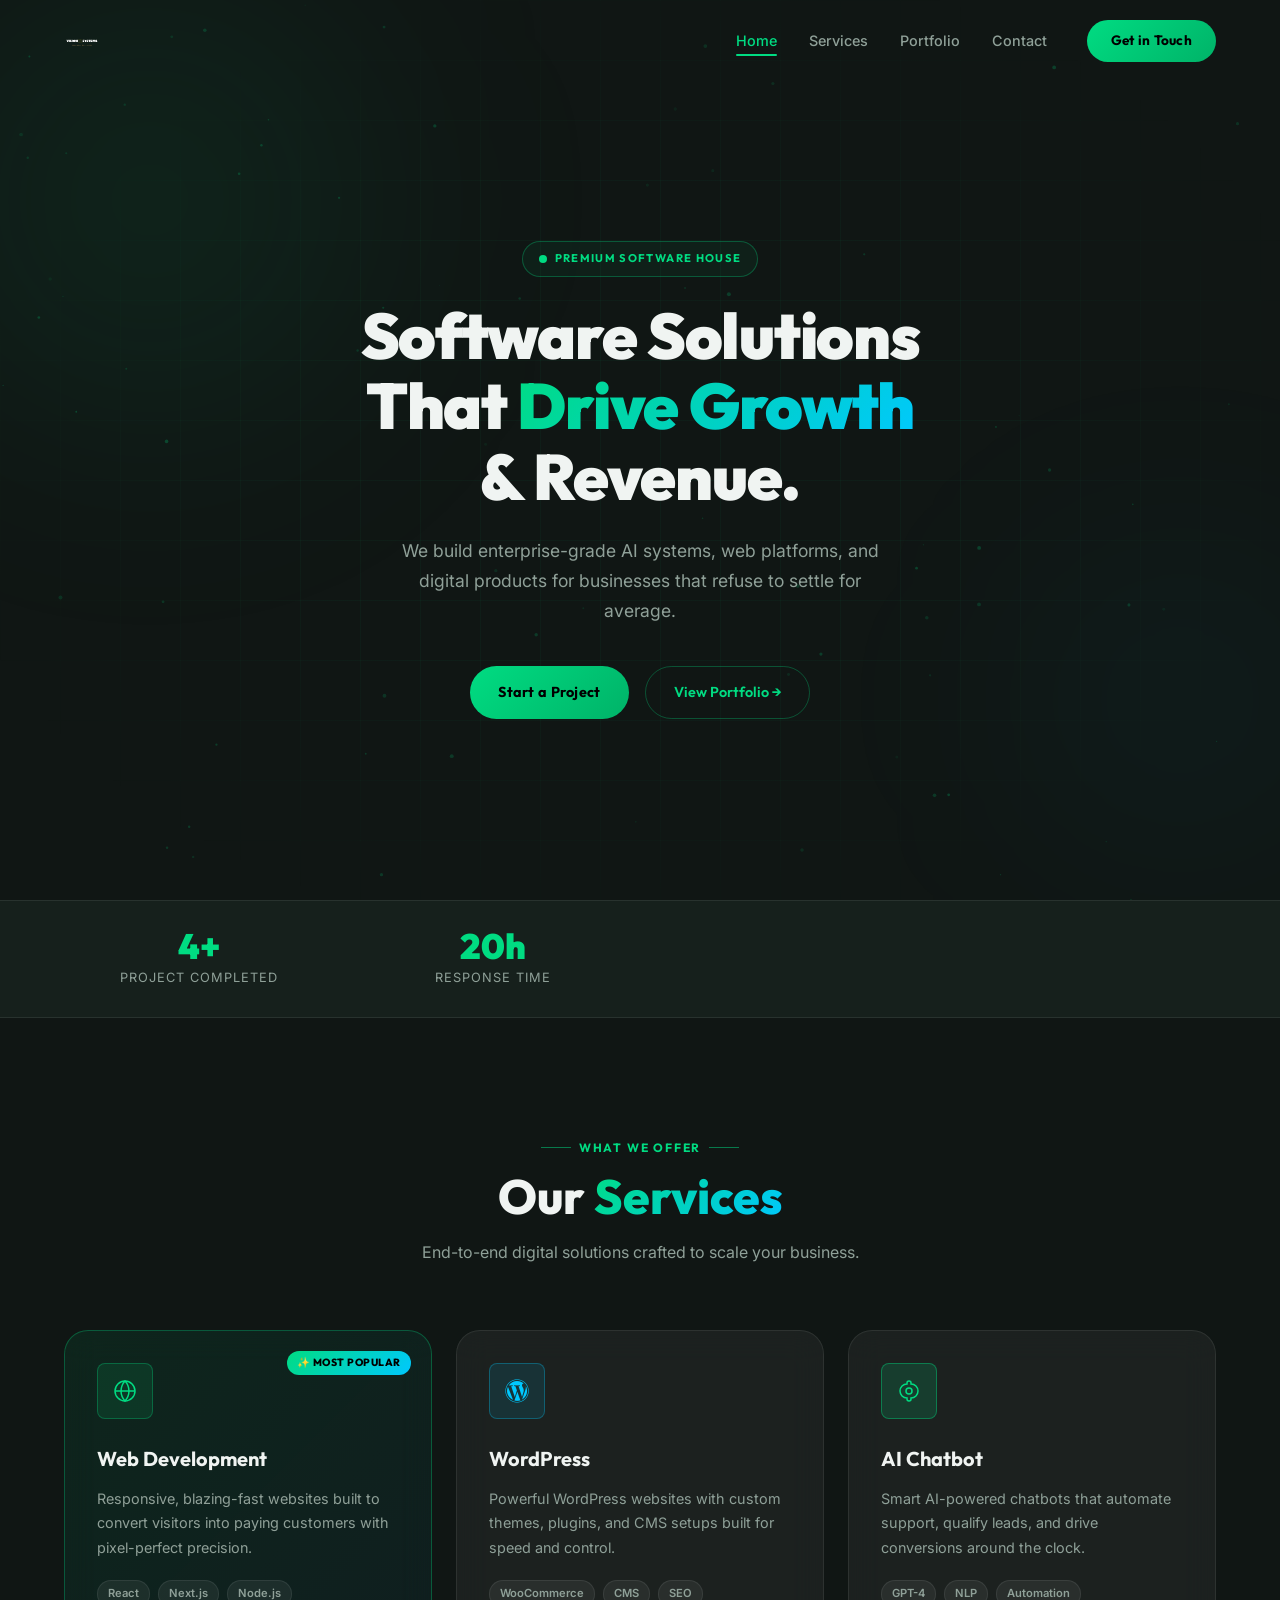
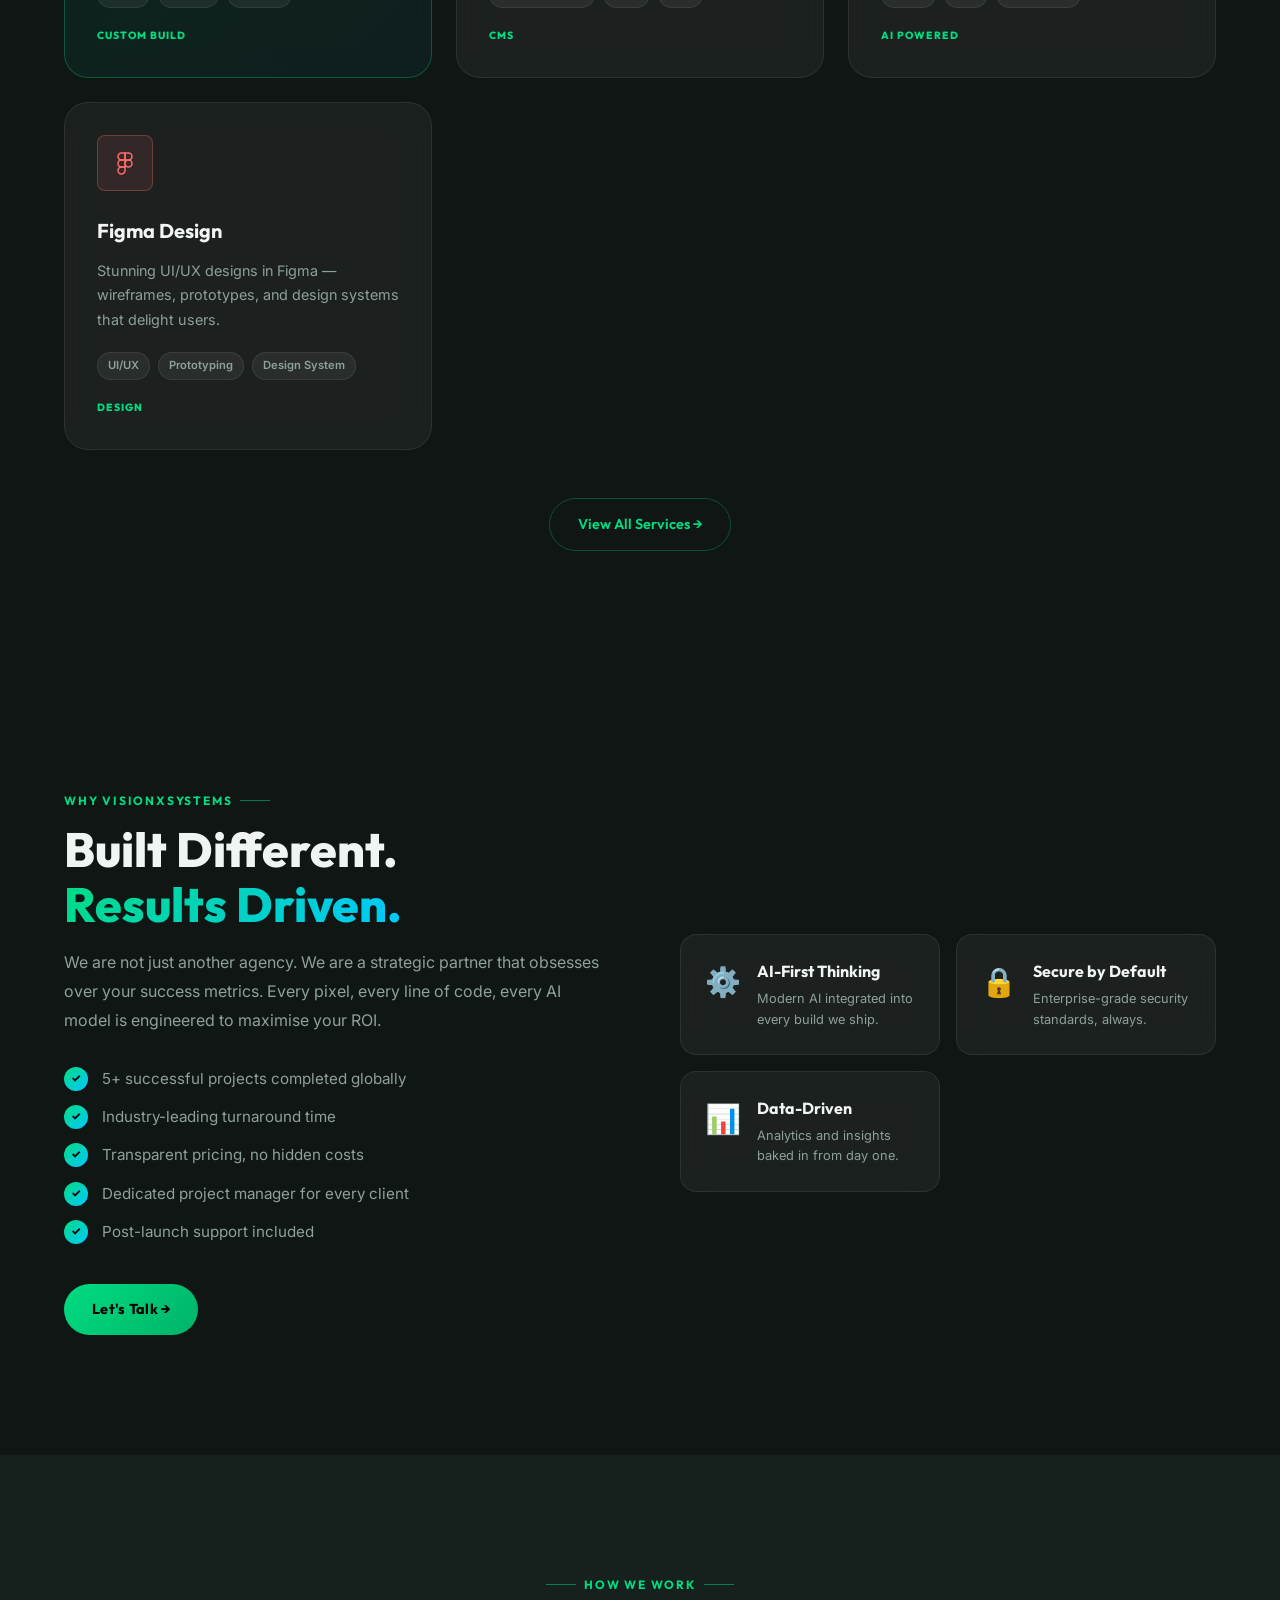
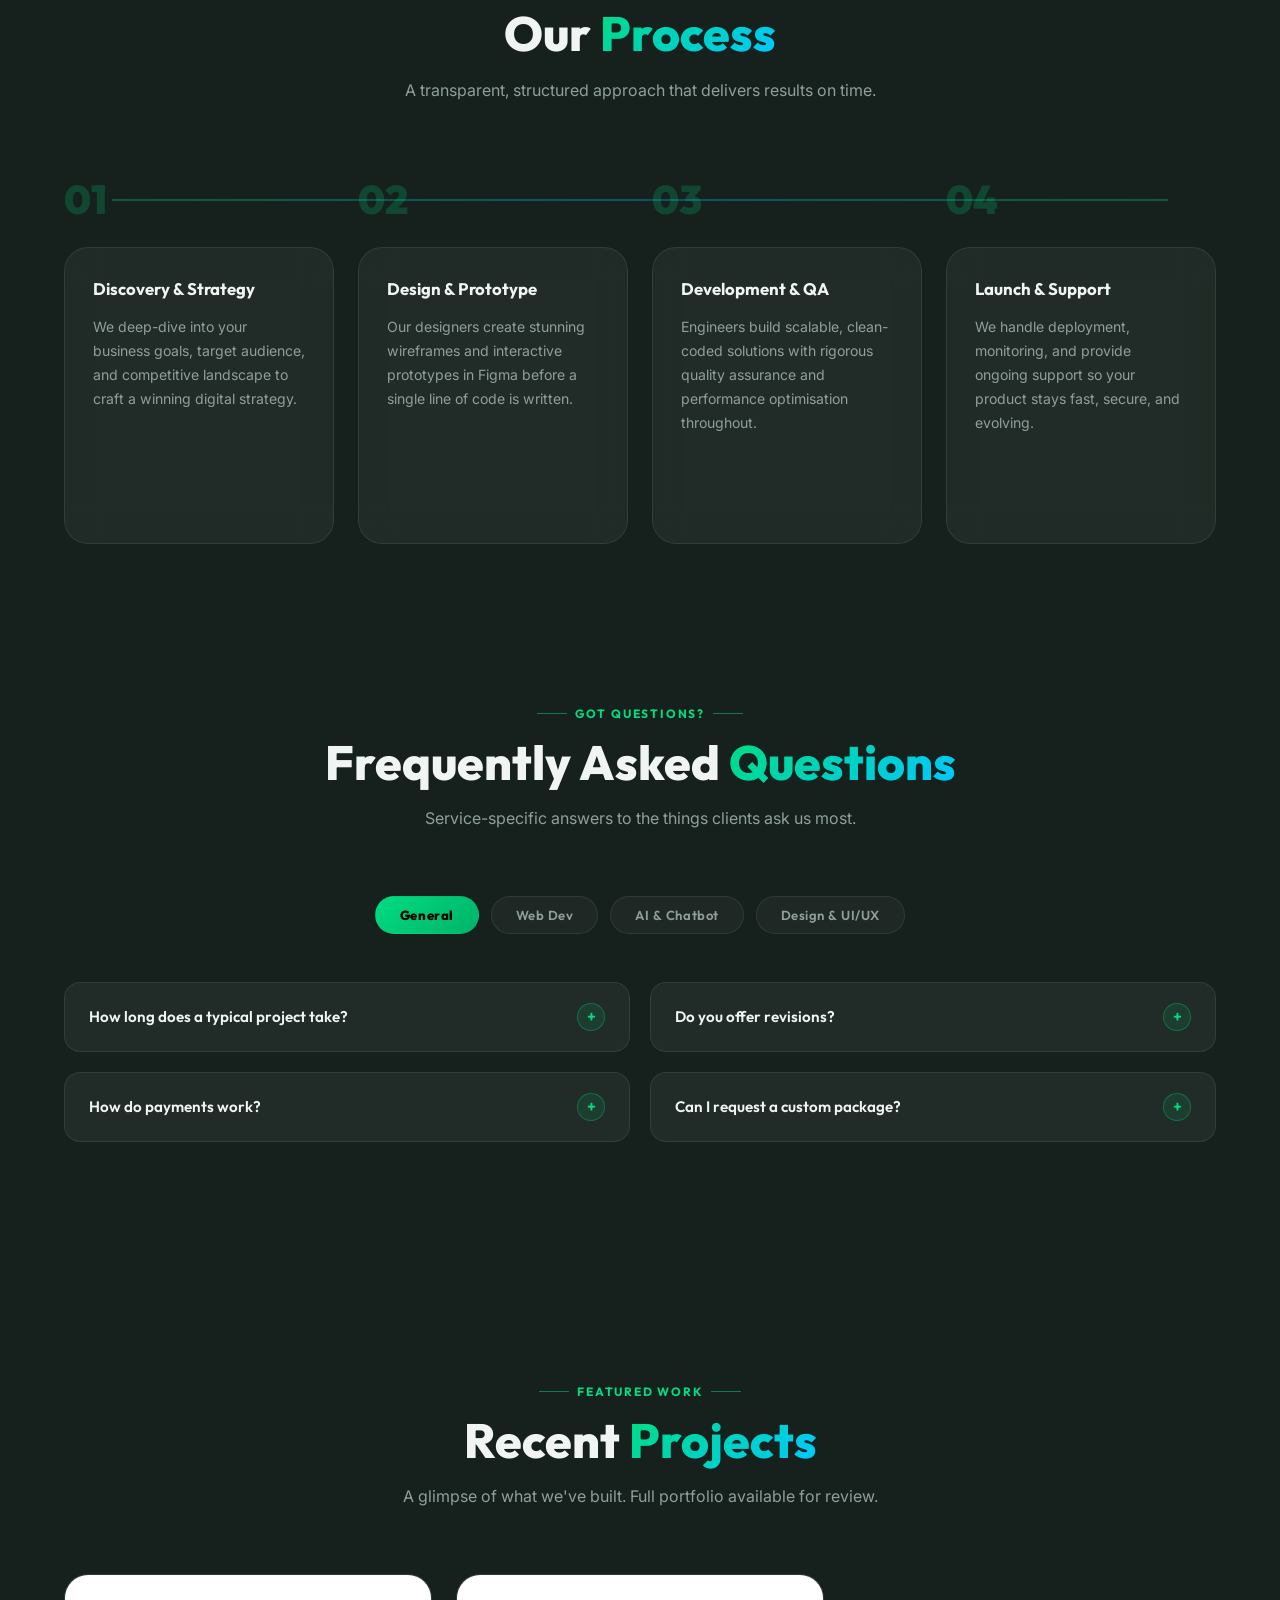
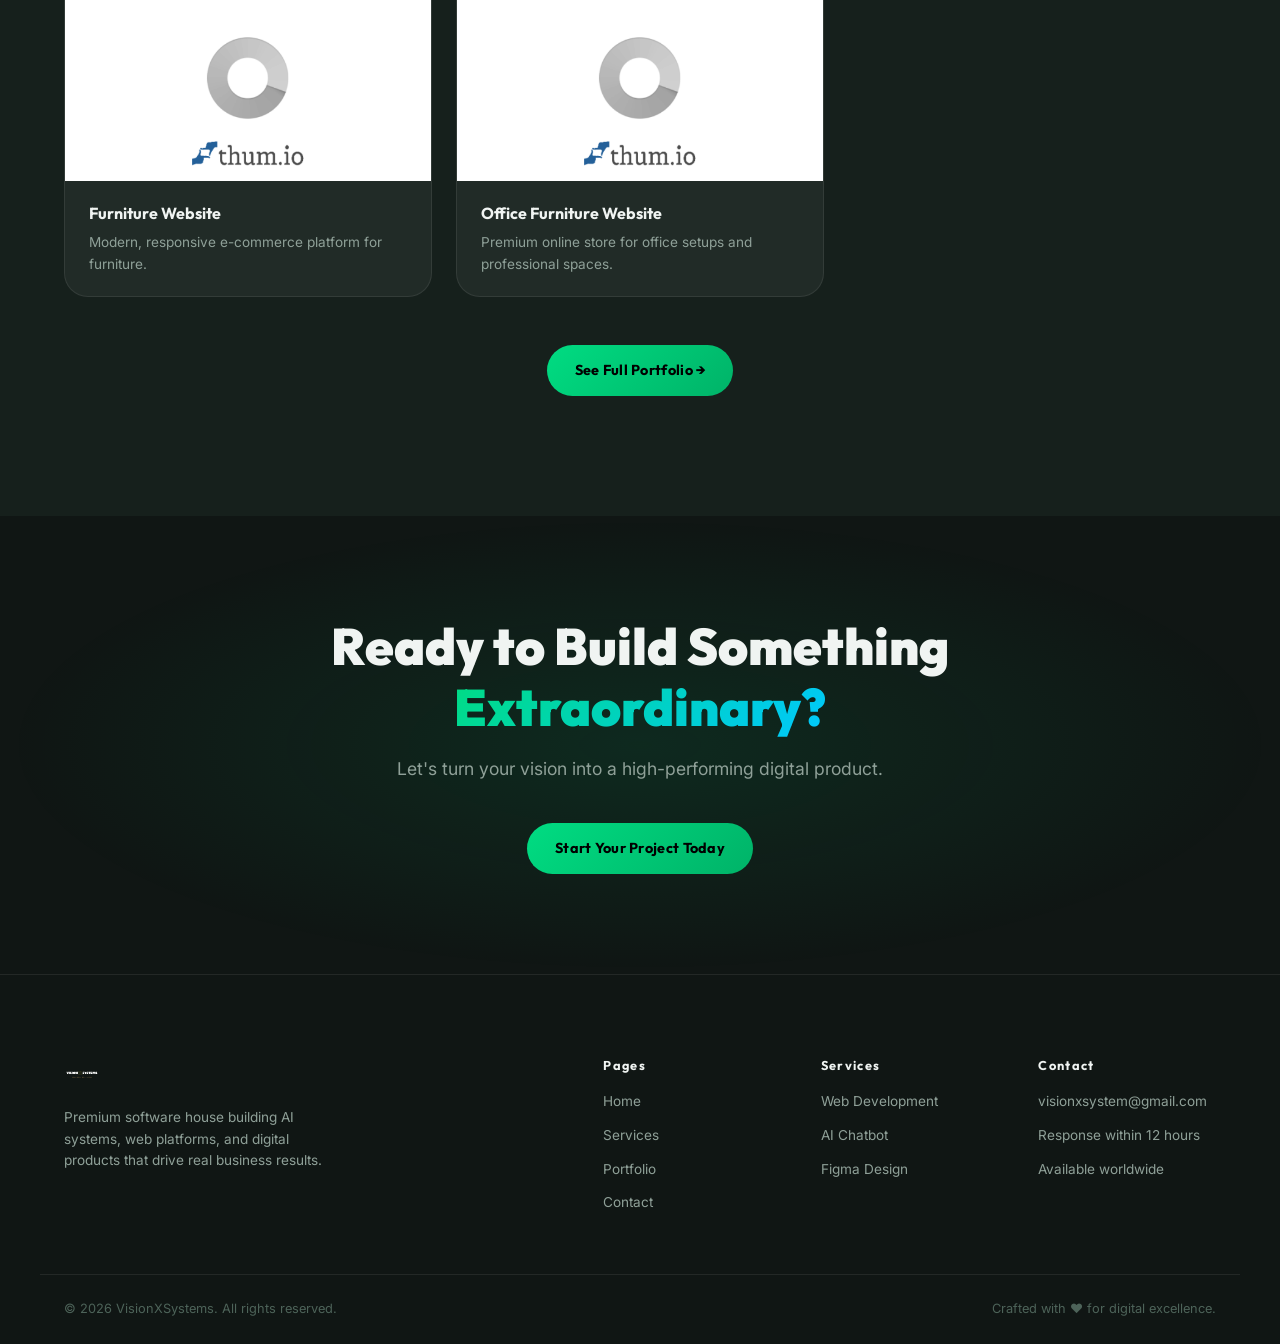
<file: index.html>
<!DOCTYPE html>
<html lang="en">
<head>
<meta charset="UTF-8"/>
<meta name="viewport" content="width=device-width,initial-scale=1.0"/>
<meta name="description" content="VisionXSystems — Premium Software House. We build enterprise-grade AI systems, web platforms, and digital products. Workflow, Process, and more."/>
<meta property="og:title" content="VisionXSystems — Premium Software Agency"/>
<meta property="og:description" content="Software Solutions That Drive Growth &amp; Revenue. Enterprise-grade AI, web platforms &amp; digital products."/>
<meta property="og:image" content="images/logo-transparent.png"/>
<meta property="og:type" content="website"/>
<title>VisionXSystems — Premium Software Agency</title>
<link rel="icon" type="image/png" href="images/favicon-32.png"/>
<link rel="apple-touch-icon" href="images/favicon-180.png"/>
<link rel="preconnect" href="https://fonts.googleapis.com"/>
<link rel="preconnect" href="https://fonts.gstatic.com" crossorigin/>
<link href="https://fonts.googleapis.com/css2?family=Outfit:wght@300;400;500;600;700;800;900&family=Inter:wght@300;400;500;600&display=swap" rel="stylesheet"/>
<link rel="stylesheet" href="css/style.css"/>
<link rel="stylesheet" href="css/animations.css"/>
<link rel="stylesheet" href="https://cdnjs.cloudflare.com/ajax/libs/font-awesome/6.4.0/css/all.min.css"/>
</head>
<body>

<div id="scroll-progress"></div>
<canvas id="particles-canvas"></canvas>

<!-- NAVBAR -->
<header class="nav" id="navbar">
  <div class="nav-inner">
    <a href="index.html" class="nav-logo" id="logo-link">
      <img src="images/logo-transparent.png" alt="VisionXSystems Logo" style="height:36px; width:auto;"/>
    </a>
    <nav class="nav-links" id="nav-links">
      <a href="index.html"     class="nav-link" id="nav-home">Home</a>
      <a href="services.html"  class="nav-link" id="nav-services">Services</a>
      <a href="portfolio.html" class="nav-link" id="nav-portfolio">Portfolio</a>
      <a href="contact.html"   class="nav-link" id="nav-contact">Contact</a>
    </nav>
    <a href="contact.html" class="bp nav-cta" id="nav-cta">Get in Touch</a>
    <button class="hamburger" id="hamburger" aria-label="Toggle menu">
      <span></span><span></span><span></span>
    </button>
  </div>
  <div class="mobile-menu" id="mobile-menu">
    <a href="index.html"     class="mobile-link">Home</a>
    <a href="services.html"  class="mobile-link">Services</a>
    <a href="portfolio.html" class="mobile-link">Portfolio</a>
    <a href="contact.html"   class="mobile-link">Contact</a>
    <a href="contact.html"   class="bp mobile-cta">Get in Touch</a>
  </div>
</header>

<!-- HERO -->
<section class="hero" id="home">
  <div class="hero-grid"></div>
  <div class="hero-glow hero-glow-1"></div>
  <div class="hero-glow hero-glow-2"></div>
  <div class="hero-inner">
    <div class="hero-content">
      <div class="hero-badge afu"><span class="badge-dot"></span>PREMIUM SOFTWARE HOUSE</div>
      <h1 class="hero-title afu d1">
        Software Solutions<br/>That <span class="gt">Drive Growth</span><br/>&amp; Revenue.
      </h1>
      <p class="hero-desc afu d2">We build enterprise-grade AI systems, web platforms, and digital products for businesses that refuse to settle for average.</p>
      <div class="hero-actions afu d3">
        <a href="contact.html" class="bp btn-large" id="hero-start">Start a Project</a>
        <a href="portfolio.html" class="bo btn-large" id="hero-portfolio">View Portfolio &rarr;</a>
      </div>
    </div>
  </div>
</section>

<!-- STATS BAR -->
<div class="stats-bar">
  <div class="stats-inner">
    <div class="stat-item reveal">
      <div class="stat-num" data-count="5" data-suffix="+">0+</div>
      <div class="stat-label">PROJECT COMPLETED</div>
    </div>
    <div class="stat-item reveal" style="display:none;">
      <div class="stat-num" data-count="15" data-suffix="+">0+</div>
      <div class="stat-label">COUNTRIES SERVED</div>
    </div>
    <div class="stat-item reveal" style="display:none;">
      <div class="stat-num" data-count="98" data-suffix="%">0%</div>
      <div class="stat-label">CLIENT SATISFACTION</div>
    </div>
    <div class="stat-item reveal">
      <div class="stat-num" data-count="24" data-suffix="h">0h</div>
      <div class="stat-label">RESPONSE TIME</div>
    </div>
  </div>
</div>

<!-- SERVICES PREVIEW -->
<section style="padding:120px 0;position:relative;z-index:1;" id="services-preview">
  <div class="container">
    <div class="section-header">
      <p class="section-label">WHAT WE OFFER</p>
      <h2 class="section-title">Our <span class="gt">Services</span></h2>
      <p class="section-sub">End-to-end digital solutions crafted to scale your business.</p>
    </div>
    <div class="services-grid">
      <!-- Web Dev -->
      <div class="service-card gc reveal featured" id="svc-web">
        <div class="service-icon-wrap web">
          <svg viewBox="0 0 24 24" fill="none" stroke="currentColor" stroke-width="1.5"><circle cx="12" cy="12" r="10"/><path d="M2 12h20M12 2a15.3 15.3 0 0 1 4 10 15.3 15.3 0 0 1-4 10 15.3 15.3 0 0 1-4-10 15.3 15.3 0 0 1 4-10z"/></svg>
        </div>
        <div class="service-featured-tag">&#10024; MOST POPULAR</div>
        <h3>Web Development</h3>
        <p>Responsive, blazing-fast websites built to convert visitors into paying customers with pixel-perfect precision.</p>
        <div class="service-tags"><span>React</span><span>Next.js</span><span>Node.js</span></div>
        <div class="service-badge">CUSTOM BUILD</div>
        <div class="service-line"></div>
      </div>

      <!-- WordPress -->
      <div class="service-card gc reveal" id="svc-wp">
        <div class="service-icon-wrap wp">
          <i class="fa-brands fa-wordpress" style="font-size: 1.5rem;"></i>
        </div>
        <h3>WordPress</h3>
        <p>Powerful WordPress websites with custom themes, plugins, and CMS setups built for speed and control.</p>
        <div class="service-tags"><span>WooCommerce</span><span>CMS</span><span>SEO</span></div>
        <div class="service-badge">CMS</div>
        <div class="service-line"></div>
      </div>

      <div class="service-card gc reveal" id="svc-ai">
        <div class="service-icon-wrap ai">
          <svg viewBox="0 0 24 24" fill="none" stroke="currentColor" stroke-width="1.5"><path d="M12 2a2 2 0 0 1 2 2v1a7 7 0 0 1 0 14v1a2 2 0 0 1-4 0v-1a7 7 0 0 1 0-14V4a2 2 0 0 1 2-2z"/><circle cx="12" cy="12" r="3"/></svg>
        </div>
        <h3>AI Chatbot</h3>
        <p>Smart AI-powered chatbots that automate support, qualify leads, and drive conversions around the clock.</p>
        <div class="service-tags"><span>GPT-4</span><span>NLP</span><span>Automation</span></div>
        <div class="service-badge">AI POWERED</div>
        <div class="service-line"></div>
      </div>

      <!-- Figma Design -->
      <div class="service-card gc reveal" id="svc-figma">
        <div class="service-icon-wrap fig">
          <svg viewBox="0 0 24 24" fill="none" stroke="currentColor" stroke-width="1.5"><path d="M5 5.5A3.5 3.5 0 0 1 8.5 2H12v7H8.5A3.5 3.5 0 0 1 5 5.5z"/><path d="M12 2h3.5a3.5 3.5 0 1 1 0 7H12V2z"/><path d="M12 12.5a3.5 3.5 0 1 1 7 0 3.5 3.5 0 0 1-7 0z"/><path d="M5 19.5A3.5 3.5 0 0 1 8.5 16H12v3.5a3.5 3.5 0 0 1-7 0z"/><path d="M5 12.5A3.5 3.5 0 0 1 8.5 9H12v7H8.5A3.5 3.5 0 0 1 5 12.5z"/></svg>
        </div>
        <h3>Figma Design</h3>
        <p>Stunning UI/UX designs in Figma — wireframes, prototypes, and design systems that delight users.</p>
        <div class="service-tags"><span>UI/UX</span><span>Prototyping</span><span>Design System</span></div>
        <div class="service-badge">DESIGN</div>
        <div class="service-line"></div>
      </div>
    </div>
    <div style="text-align:center;margin-top:48px;">
      <a href="services.html" class="bo btn-large" id="home-services-cta">View All Services &rarr;</a>
    </div>
  </div>
</section>

<!-- WORKFLOW / HOW WE THINK -->
<section class="workflow-section" id="workflow">
  <div class="container">
    <div class="workflow-grid">
      <div class="workflow-content">
        <p class="section-label">WHY VISIONXSYSTEMS</p>
        <h2 class="section-title">Built Different.<br/><span class="gt">Results Driven.</span></h2>
        <p class="workflow-desc">We are not just another agency. We are a strategic partner that obsesses over your success metrics. Every pixel, every line of code, every AI model is engineered to maximise your ROI.</p>
        <ul class="workflow-list">
          <li><span class="check-icon">&#10003;</span> 5+ successful projects completed globally</li>
          <li><span class="check-icon">&#10003;</span> Industry-leading turnaround time</li>
          <li><span class="check-icon">&#10003;</span> Transparent pricing, no hidden costs</li>
          <li><span class="check-icon">&#10003;</span> Dedicated project manager for every client</li>
          <li><span class="check-icon">&#10003;</span> Post-launch support included</li>
        </ul>
        <a href="contact.html" class="bp" id="workflow-cta">Let's Talk &rarr;</a>
      </div>
      <div class="workflow-cards">
        <div class="workflow-card gc reveal">
          <div class="wc-icon">&#9881;&#65039;</div>
          <div><strong>AI-First Thinking</strong><p>Modern AI integrated into every build we ship.</p></div>
        </div>
        <div class="workflow-card gc reveal">
          <div class="wc-icon">&#128274;</div>
          <div><strong>Secure by Default</strong><p>Enterprise-grade security standards, always.</p></div>
        </div>
        <div class="workflow-card gc reveal">
          <div class="wc-icon">&#128202;</div>
          <div><strong>Data-Driven</strong><p>Analytics and insights baked in from day one.</p></div>
        </div>
      </div>
    </div>
  </div>
</section>

<!-- PROCESS -->
<section class="process-section" id="process">
  <div class="container">
    <div class="section-header">
      <p class="section-label">HOW WE WORK</p>
      <h2 class="section-title">Our <span class="gt">Process</span></h2>
      <p class="section-sub">A transparent, structured approach that delivers results on time.</p>
    </div>
    <div class="process-grid">
      <div class="process-step">
        <div class="process-num">01</div>
        <div class="process-card gc reveal">
          <h4>Discovery &amp; Strategy</h4>
          <p>We deep-dive into your business goals, target audience, and competitive landscape to craft a winning digital strategy.</p>
        </div>
      </div>
      <div class="process-step">
        <div class="process-num">02</div>
        <div class="process-card gc reveal">
          <h4>Design &amp; Prototype</h4>
          <p>Our designers create stunning wireframes and interactive prototypes in Figma before a single line of code is written.</p>
        </div>
      </div>
      <div class="process-step">
        <div class="process-num">03</div>
        <div class="process-card gc reveal">
          <h4>Development &amp; QA</h4>
          <p>Engineers build scalable, clean-coded solutions with rigorous quality assurance and performance optimisation throughout.</p>
        </div>
      </div>
      <div class="process-step">
        <div class="process-num">04</div>
        <div class="process-card gc reveal">
          <h4>Launch &amp; Support</h4>
          <p>We handle deployment, monitoring, and provide ongoing support so your product stays fast, secure, and evolving.</p>
        </div>
      </div>
    </div>
  </div>
</section>

<!-- FAQ -->
<section class="faq-section" id="faq">
  <div class="container">
    <div class="section-header">
      <p class="section-label">GOT QUESTIONS?</p>
      <h2 class="section-title">Frequently Asked <span class="gt">Questions</span></h2>
      <p class="section-sub">Service-specific answers to the things clients ask us most.</p>
    </div>

    <div class="faq-tabs">
      <button class="faq-tab active" data-tab="general" id="faq-tab-general">General</button>
      <button class="faq-tab" data-tab="web" id="faq-tab-web">Web Dev</button>
      <button class="faq-tab" data-tab="ai" id="faq-tab-ai">AI &amp; Chatbot</button>
      <button class="faq-tab" data-tab="design" id="faq-tab-design">Design &amp; UI/UX</button>
    </div>

    <!-- General -->
    <div class="faq-panel active" id="faq-general">
      <div class="faq-item">
        <div class="faq-question" id="faq-q1">
          How long does a typical project take?
          <span class="faq-icon">+</span>
        </div>
        <div class="faq-answer" id="faq-a1">
          Timelines depend on scope. A landing page can be done in 5–7 days; a full web app or AI integration typically takes 3–8 weeks. We agree on clear milestones upfront so you always know where we are.
        </div>
      </div>
      <div class="faq-item">
        <div class="faq-question" id="faq-q2">
          Do you offer revisions?
          <span class="faq-icon">+</span>
        </div>
        <div class="faq-answer" id="faq-a2">
          Yes. Every package includes revision rounds. Starter gets 2, Pro gets 4, and Enterprise gets unlimited revisions within the agreed scope.
        </div>
      </div>
      <div class="faq-item">
        <div class="faq-question" id="faq-q3">
          How do payments work?
          <span class="faq-icon">+</span>
        </div>
        <div class="faq-answer" id="faq-a3">
          We operate on a 50% upfront, 50% on delivery model. For larger projects, we can split into milestone-based payments. We accept bank transfers and PayPal.
        </div>
      </div>
      <div class="faq-item">
        <div class="faq-question" id="faq-q4">
          Can I request a custom package?
          <span class="faq-icon">+</span>
        </div>
        <div class="faq-answer" id="faq-a4">
          Absolutely. Contact us and describe your project — we'll build a tailored quote that fits your exact needs and budget.
        </div>
      </div>
    </div>

    <!-- Web Dev -->
    <div class="faq-panel" id="faq-web">
      <div class="faq-item">
        <div class="faq-question" id="faq-q5">
          What tech stack do you use for web development?
          <span class="faq-icon">+</span>
        </div>
        <div class="faq-answer" id="faq-a5">
          We primarily use React, Next.js, and Node.js for modern web apps. For simpler sites we use semantic HTML/CSS/JS. We can also work with your existing stack if required.
        </div>
      </div>
      <div class="faq-item">
        <div class="faq-question" id="faq-q6">
          Will my site be mobile-responsive?
          <span class="faq-icon">+</span>
        </div>
        <div class="faq-answer" id="faq-a6">
          Always. Every site we build is fully responsive and tested across multiple devices and browsers. Mobile-first is our default approach.
        </div>
      </div>
      <div class="faq-item">
        <div class="faq-question" id="faq-q7">
          Do you handle hosting and deployment?
          <span class="faq-icon">+</span>
        </div>
        <div class="faq-answer" id="faq-a7">
          Yes. We can deploy to Vercel, Netlify, AWS, or your preferred host. We'll set up CI/CD pipelines, SSL, and domain configuration as needed.
        </div>
      </div>
      <div class="faq-item">
        <div class="faq-question" id="faq-q8">
          Can you redesign my existing website?
          <span class="faq-icon">+</span>
        </div>
        <div class="faq-answer" id="faq-a8">
          Absolutely. We specialise in redesigns. We'll audit your current site, identify conversion problems, and deliver a modern, high-performing replacement.
        </div>
      </div>
    </div>

    <!-- AI -->
    <div class="faq-panel" id="faq-ai">
      <div class="faq-item">
        <div class="faq-question" id="faq-q9">
          Which AI models do you use for chatbots?
          <span class="faq-icon">+</span>
        </div>
        <div class="faq-answer" id="faq-a9">
          We primarily use GPT-4o via the OpenAI API, but we also have experience with Claude, Gemini, and open-source models like LLaMA depending on your requirements and budget.
        </div>
      </div>
      <div class="faq-item">
        <div class="faq-question" id="faq-q10">
          Can the chatbot be trained on my business data?
          <span class="faq-icon">+</span>
        </div>
        <div class="faq-answer" id="faq-a10">
          Yes. We implement RAG (Retrieval-Augmented Generation) to train the chatbot on your docs, FAQs, and product info. The bot will answer accurately from your own knowledge base.
        </div>
      </div>
      <div class="faq-item">
        <div class="faq-question" id="faq-q11">
          Where can the chatbot be deployed?
          <span class="faq-icon">+</span>
        </div>
        <div class="faq-answer" id="faq-a11">
          Anywhere — your website, WhatsApp, Telegram, Discord, Slack, or any platform with a webhook or API. We build custom integrations for your stack.
        </div>
      </div>
      <div class="faq-item">
        <div class="faq-question" id="faq-q12">
          Is my data secure with an AI integration?
          <span class="faq-icon">+</span>
        </div>
        <div class="faq-answer" id="faq-a12">
          We follow OWASP best practices and use encrypted communication. We never store sensitive data beyond what's needed. Enterprise plans include full data residency control.
        </div>
      </div>
    </div>

    <!-- Design -->
    <div class="faq-panel" id="faq-design">
      <div class="faq-item">
        <div class="faq-question" id="faq-q13">
          Do you work in Figma only, or other tools too?
          <span class="faq-icon">+</span>
        </div>
        <div class="faq-answer" id="faq-a13">
          Figma is our primary tool. We also use Adobe Illustrator for logo and brand identity work, and After Effects or Rive for animations.
        </div>
      </div>
      <div class="faq-item">
        <div class="faq-question" id="faq-q14">
          Will I get the source files?
          <span class="faq-icon">+</span>
        </div>
        <div class="faq-answer" id="faq-a14">
          Yes. Upon final payment you receive all source files — Figma files, layered PSDs, vector AI files, and export-ready assets in any format you need.
        </div>
      </div>
      <div class="faq-item">
        <div class="faq-question" id="faq-q15">
          Can you create a full brand identity?
          <span class="faq-icon">+</span>
        </div>
        <div class="faq-answer" id="faq-a15">
          Yes. Our Enterprise design plan includes logo, colour palette, typography system, brand guidelines, social media kit, and UI component library.
        </div>
      </div>
      <div class="faq-item">
        <div class="faq-question" id="faq-q16">
          Do you create explainer or product demo animations?
          <span class="faq-icon">+</span>
        </div>
        <div class="faq-answer" id="faq-a16">
          Yes! Our 2D animation service covers explainer videos, product demos, SaaS onboarding flows, and social media motion graphics — all with professional voiceover coordination if needed.
        </div>
      </div>
    </div>
  </div>
</section>


<!-- PORTFOLIO PREVIEW -->
<section class="preview-section" id="portfolio-preview">
  <div class="container">
    <div class="section-header">
      <p class="section-label">FEATURED WORK</p>
      <h2 class="section-title">Recent <span class="gt">Projects</span></h2>
      <p class="section-sub">A glimpse of what we've built. Full portfolio available for review.</p>
    </div>
    <div class="preview-grid">
      <div class="preview-card reveal" id="prev-web">
        <div class="preview-img" style="background: url('images/portfolio1.png') center/cover no-repeat;">
        </div>
        <div class="preview-info">
          <h4>Furniture Website</h4>
          <p>Modern, responsive e-commerce platform for furniture.</p>
        </div>
      </div>
      <div class="preview-card reveal" id="prev-saas">
        <div class="preview-img" style="background: url('images/portfolio2.png') center/cover no-repeat;">
        </div>
        <div class="preview-info">
          <h4>Office Furniture Website</h4>
          <p>Premium online store for office setups and professional spaces.</p>
        </div>
      </div>
    </div>
    <div class="preview-cta">
      <a href="portfolio.html" class="bp btn-large" id="home-portfolio-btn">See Full Portfolio &rarr;</a>
    </div>
  </div>
</section>

<!-- CTA BANNER -->
<section class="cta-banner">
  <div class="cta-glow"></div>
  <div class="cta-content">
    <h2>Ready to Build Something<br/><span class="gt">Extraordinary?</span></h2>
    <p>Let's turn your vision into a high-performing digital product.</p>
    <a href="contact.html" class="bp btn-large" id="cta-banner-btn">Start Your Project Today</a>
  </div>
</section>

<!-- FOOTER -->
<footer class="footer">
  <div class="footer-inner">
    <div>
      <div class="footer-logo-wrap">
        <a href="index.html" class="nav-logo">
          <img src="images/logo-transparent.png" alt="VisionXSystems Logo" style="height:36px; width:auto;"/>
        </a>
      </div>
      <p class="footer-tagline">Premium software house building AI systems, web platforms, and digital products that drive real business results.</p>
    </div>
    <div class="footer-links">
      <div class="footer-col">
        <h5>Pages</h5>
        <a href="index.html">Home</a>
        <a href="services.html">Services</a>
        <a href="portfolio.html">Portfolio</a>
        <a href="contact.html">Contact</a>
      </div>
      <div class="footer-col">
        <h5>Services</h5>
        <a href="services.html">Web Development</a>
        <a href="services.html">AI Chatbot</a>
        <a href="services.html">Figma Design</a>
      </div>
      <div class="footer-col">
        <h5>Contact</h5>
        <a href="mailto:visionxsystem@gmail.com">visionxsystem@gmail.com</a>
        <span>Response within 12 hours</span>
        <span>Available worldwide</span>
      </div>
    </div>
  </div>
  <div class="footer-bottom">
    <p>&copy; 2026 VisionXSystems. All rights reserved.</p>
    <p>Crafted with &#10084;&#65039; for digital excellence.</p>
  </div>
</footer>

<script src="js/main.js"></script>
</body>
</html>
</file>
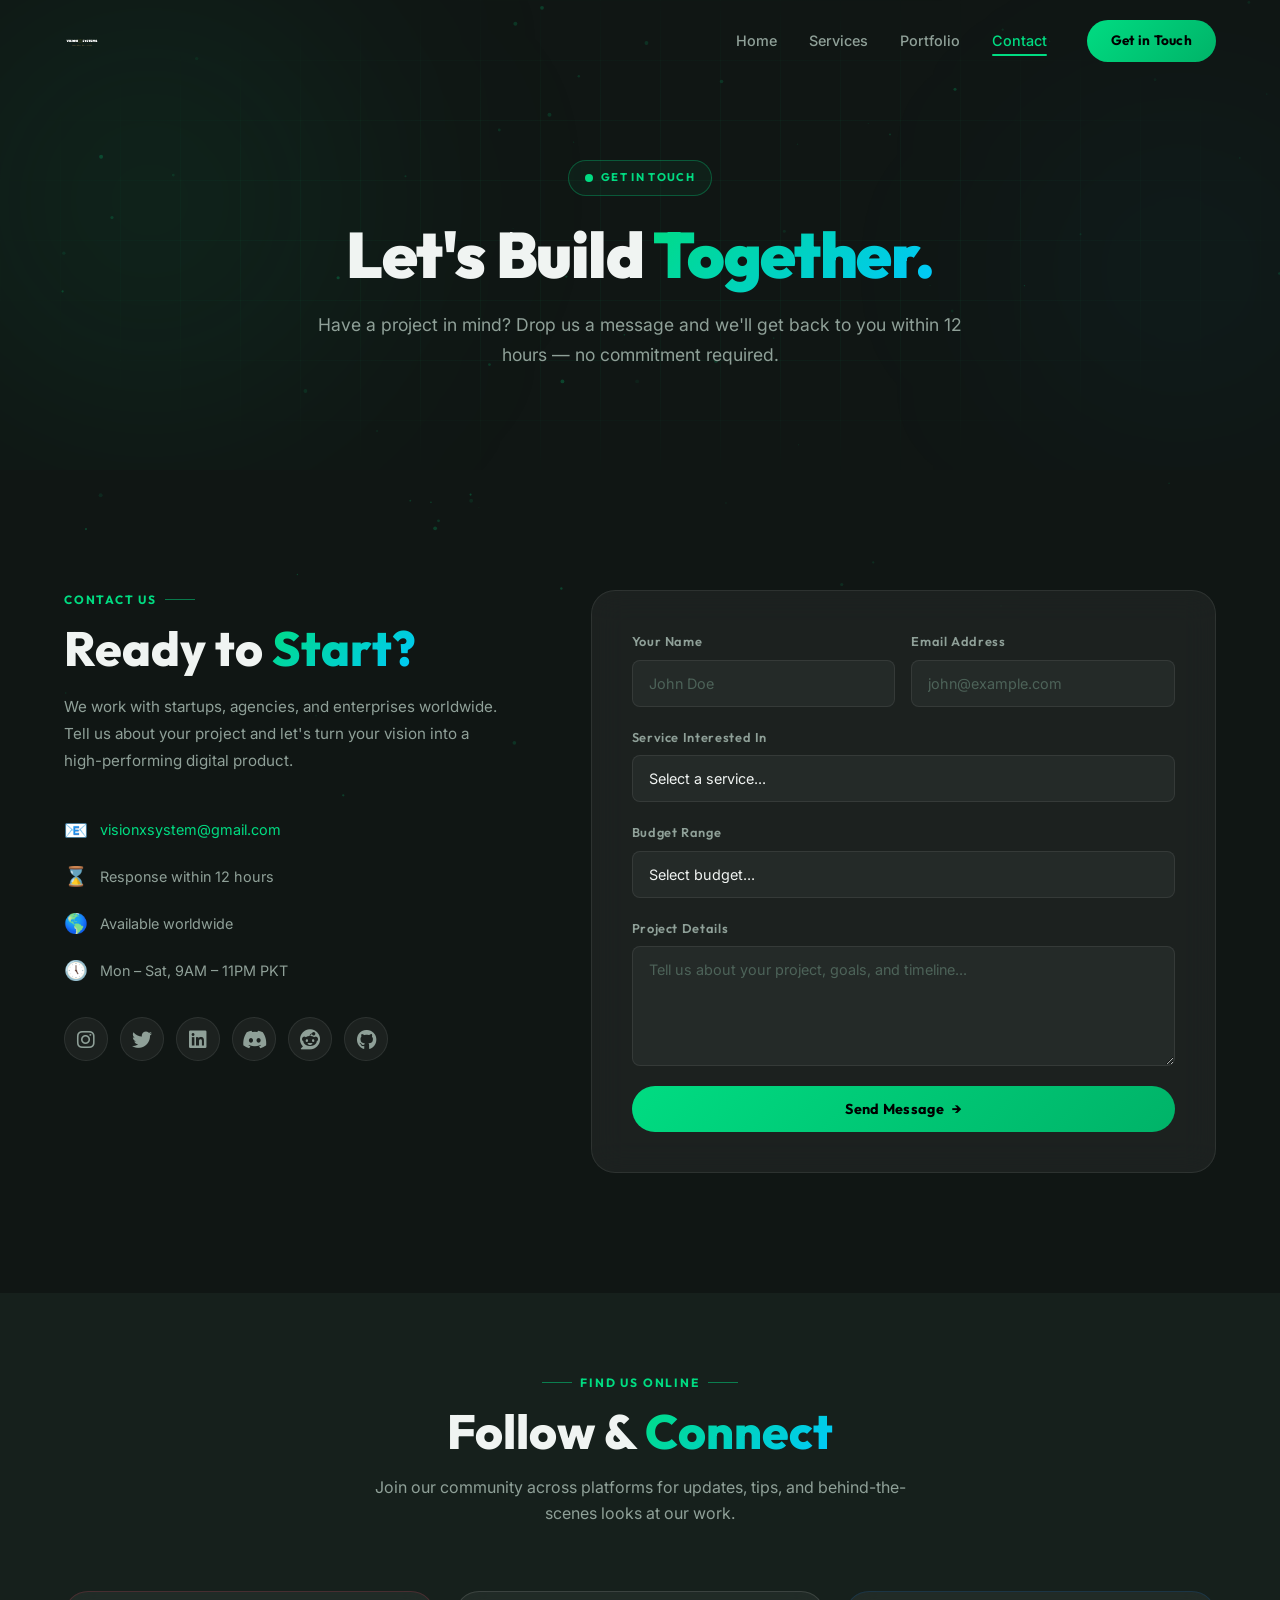
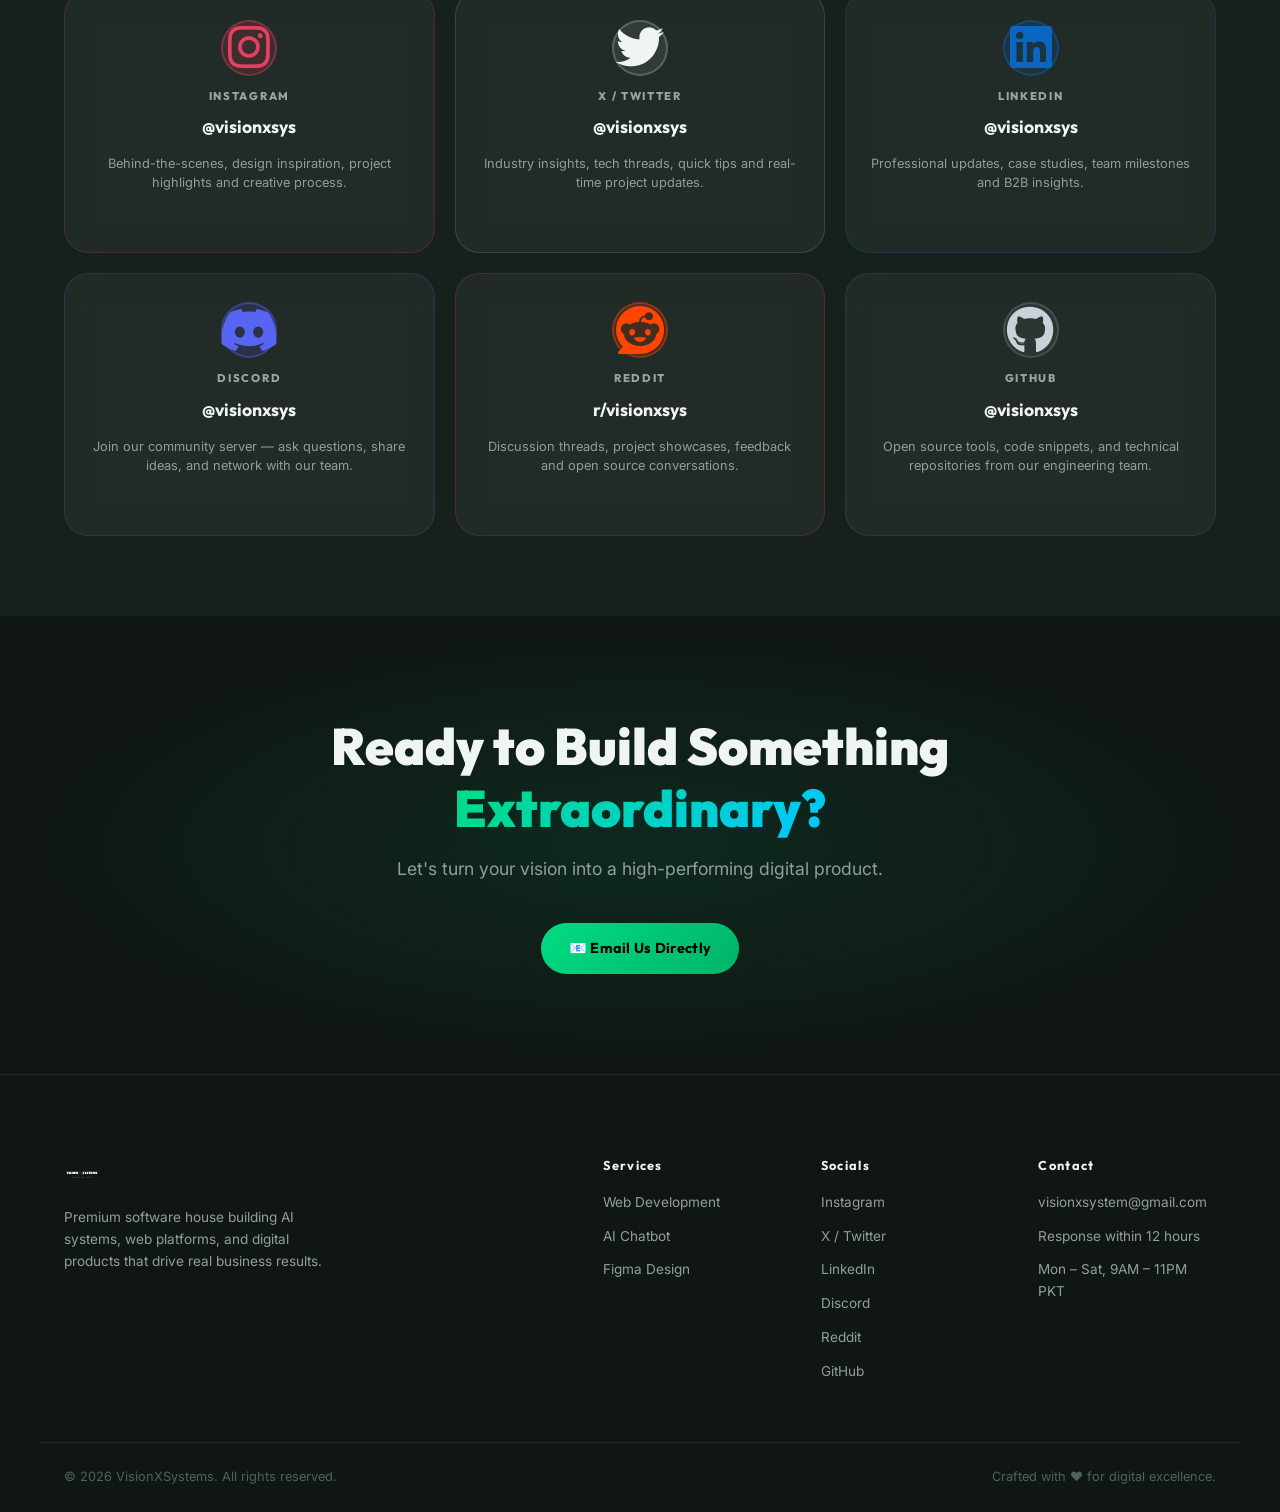
<file: contact.html>
<!DOCTYPE html>
<html lang="en">
<head>
<meta charset="UTF-8"/>
<meta name="viewport" content="width=device-width,initial-scale=1.0"/>
<meta name="description" content="Contact VisionXSystems — Email, social channels, and project inquiry form. We respond within 12 hours."/>
<meta property="og:title" content="Contact — VisionXSystems"/>
<meta property="og:image" content="images/logo-transparent.png"/>
<title>Contact — VisionXSystems</title>
<link rel="icon" type="image/png" href="images/favicon-32.png"/>
<link rel="apple-touch-icon" href="images/favicon-180.png"/>
<link rel="preconnect" href="https://fonts.googleapis.com"/>
<link rel="preconnect" href="https://fonts.gstatic.com" crossorigin/>
<link href="https://fonts.googleapis.com/css2?family=Outfit:wght@300;400;500;600;700;800;900&family=Inter:wght@300;400;500;600&display=swap" rel="stylesheet"/>
<link rel="stylesheet" href="css/style.css"/>
<link rel="stylesheet" href="css/animations.css"/>
<link rel="stylesheet" href="https://cdnjs.cloudflare.com/ajax/libs/font-awesome/6.4.0/css/all.min.css"/>
</head>
<body>

<div id="scroll-progress"></div>
<canvas id="particles-canvas"></canvas>

<!-- NAVBAR -->
<header class="nav" id="navbar">
  <div class="nav-inner">
    <a href="index.html" class="nav-logo" id="logo-link">
      <img src="images/logo-transparent.png" alt="VisionXSystems Logo" style="height:36px; width:auto;"/>
    </a>
    <nav class="nav-links" id="nav-links">
      <a href="index.html"     class="nav-link" id="nav-home">Home</a>
      <a href="services.html"  class="nav-link" id="nav-services">Services</a>
      <a href="portfolio.html" class="nav-link" id="nav-portfolio">Portfolio</a>
      <a href="contact.html"   class="nav-link active" id="nav-contact">Contact</a>
    </nav>
    <a href="contact.html" class="bp nav-cta" id="nav-cta">Get in Touch</a>
    <button class="hamburger" id="hamburger" aria-label="Toggle menu">
      <span></span><span></span><span></span>
    </button>
  </div>
  <div class="mobile-menu" id="mobile-menu">
    <a href="index.html"     class="mobile-link">Home</a>
    <a href="services.html"  class="mobile-link">Services</a>
    <a href="portfolio.html" class="mobile-link">Portfolio</a>
    <a href="contact.html"   class="mobile-link">Contact</a>
    <a href="contact.html"   class="bp mobile-cta">Get in Touch</a>
  </div>
</header>

<!-- PAGE HERO -->
<section class="page-hero" id="contact-top">
  <div class="hero-grid"></div>
  <div class="hero-glow hero-glow-1"></div>
  <div class="hero-glow hero-glow-2"></div>
  <div class="page-hero-inner">
    <div class="hero-badge afu"><span class="badge-dot"></span>GET IN TOUCH</div>
    <h1 class="page-hero-title afu d1">Let's Build <span class="gt">Together.</span></h1>
    <p class="page-hero-sub afu d2">Have a project in mind? Drop us a message and we'll get back to you within 12 hours — no commitment required.</p>
  </div>
</section>

<!-- CONTACT SECTION -->
<section class="contact-section" id="contact">
  <div class="container">
    <div class="contact-grid">
      <!-- Left info -->
      <div class="contact-info">
        <p class="section-label" style="justify-content:flex-start;">CONTACT US</p>
        <h2 class="section-title" style="text-align:left;">Ready to <span class="gt">Start?</span></h2>
        <p class="contact-desc">We work with startups, agencies, and enterprises worldwide. Tell us about your project and let's turn your vision into a high-performing digital product.</p>
        <div class="contact-details">
          <div class="contact-detail">
            <span class="contact-detail-icon">&#128231;</span>
            <a href="mailto:visionxsystem@gmail.com" id="contact-email">visionxsystem@gmail.com</a>
          </div>
          <div class="contact-detail">
            <span class="contact-detail-icon">&#8987;</span>
            <span>Response within 12 hours</span>
          </div>
          <div class="contact-detail">
            <span class="contact-detail-icon">&#127758;</span>
            <span>Available worldwide</span>
          </div>
          <div class="contact-detail">
            <span class="contact-detail-icon">&#128340;</span>
            <span>Mon – Sat, 9AM – 11PM PKT</span>
          </div>
        </div>

        <!-- Quick Social Icons -->
        <div style="display:flex;gap:12px;margin-top:8px;flex-wrap:wrap;">
          <a href="https://instagram.com/visionxsys" target="_blank" rel="noopener" id="social-insta-icon" aria-label="Instagram"
             style="width:44px;height:44px;border-radius:50%;background:var(--card);border:1px solid var(--border);display:flex;align-items:center;justify-content:center;color:var(--t2);transition:var(--tr);"
             onmouseover="this.style.background='rgba(228,64,95,0.15)';this.style.borderColor='rgba(228,64,95,0.4)';this.style.color='#e4405f';this.style.transform='translateY(-3px)'"
             onmouseout="this.style.background='var(--card)';this.style.borderColor='var(--border)';this.style.color='var(--t2)';this.style.transform=''">
            <span class="fa-brands fa-instagram fa-lg"></span>
          </a>
          <a href="https://x.com/visionxsys" target="_blank" rel="noopener" id="social-x-icon" aria-label="X / Twitter"
             style="width:44px;height:44px;border-radius:50%;background:var(--card);border:1px solid var(--border);display:flex;align-items:center;justify-content:center;color:var(--t2);transition:var(--tr);"
             onmouseover="this.style.background='rgba(255,255,255,0.1)';this.style.borderColor='rgba(255,255,255,0.3)';this.style.color='var(--t1)';this.style.transform='translateY(-3px)'"
             onmouseout="this.style.background='var(--card)';this.style.borderColor='var(--border)';this.style.color='var(--t2)';this.style.transform=''">
            <span class="fa-brands fa-twitter fa-lg"></span>
          </a>
          <a href="https://linkedin.com/company/visionxsys" target="_blank" rel="noopener" id="social-li-icon" aria-label="LinkedIn"
             style="width:44px;height:44px;border-radius:50%;background:var(--card);border:1px solid var(--border);display:flex;align-items:center;justify-content:center;color:var(--t2);transition:var(--tr);"
             onmouseover="this.style.background='rgba(10,102,194,0.15)';this.style.borderColor='rgba(10,102,194,0.4)';this.style.color='#0a66c2';this.style.transform='translateY(-3px)'"
             onmouseout="this.style.background='var(--card)';this.style.borderColor='var(--border)';this.style.color='var(--t2)';this.style.transform=''">
            <span class="fa-brands fa-linkedin fa-lg"></span>
          </a>
          <a href="https://discord.gg/visionxsys" target="_blank" rel="noopener" id="social-dc-icon" aria-label="Discord"
             style="width:44px;height:44px;border-radius:50%;background:var(--card);border:1px solid var(--border);display:flex;align-items:center;justify-content:center;color:var(--t2);transition:var(--tr);"
             onmouseover="this.style.background='rgba(88,101,242,0.15)';this.style.borderColor='rgba(88,101,242,0.4)';this.style.color='#5865f2';this.style.transform='translateY(-3px)'"
             onmouseout="this.style.background='var(--card)';this.style.borderColor='var(--border)';this.style.color='var(--t2)';this.style.transform=''">
            <span class="fa-brands fa-discord fa-lg"></span>
          </a>
          <a href="https://reddit.com/r/visionxsys" target="_blank" rel="noopener" id="social-rd-icon" aria-label="Reddit"
             style="width:44px;height:44px;border-radius:50%;background:var(--card);border:1px solid var(--border);display:flex;align-items:center;justify-content:center;color:var(--t2);transition:var(--tr);"
             onmouseover="this.style.background='rgba(255,69,0,0.15)';this.style.borderColor='rgba(255,69,0,0.4)';this.style.color='#ff4500';this.style.transform='translateY(-3px)'"
             onmouseout="this.style.background='var(--card)';this.style.borderColor='var(--border)';this.style.color='var(--t2)';this.style.transform=''">
            <span class="fa-brands fa-reddit fa-lg"></span>
          </a>
          <a href="https://github.com/visionxsys" target="_blank" rel="noopener" id="social-gh-icon" aria-label="GitHub"
             style="width:44px;height:44px;border-radius:50%;background:var(--card);border:1px solid var(--border);display:flex;align-items:center;justify-content:center;color:var(--t2);transition:var(--tr);"
             onmouseover="this.style.background='rgba(110,118,129,0.15)';this.style.borderColor='rgba(110,118,129,0.4)';this.style.color='#c9d1d9';this.style.transform='translateY(-3px)'"
             onmouseout="this.style.background='var(--card)';this.style.borderColor='var(--border)';this.style.color='var(--t2)';this.style.transform=''">
            <span class="fa-brands fa-github fa-lg"></span>
          </a>
        </div>
      </div>

      <!-- Contact Form -->
      <form class="contact-form gc" id="contact-form" onsubmit="handleSubmit(event)">
        <div class="form-row">
          <div class="form-group"><label for="name">Your Name</label><input type="text" id="name" name="name" placeholder="John Doe" required/></div>
          <div class="form-group"><label for="email">Email Address</label><input type="email" id="email" name="email" placeholder="john@example.com" required/></div>
        </div>
        <div class="form-group"><label for="service">Service Interested In</label>
          <select id="service" name="service">
            <option value="">Select a service...</option>
            <option value="web">Web Development</option>
            <option value="wordpress">WordPress</option>
            <option value="ai">AI Chatbot</option>
            <option value="figma">Figma Design</option>
          </select>
        </div>
        <div class="form-group"><label for="budget">Budget Range</label>
          <select id="budget" name="budget">
            <option value="">Select budget...</option>
            <option value="under-200">Under $200</option>
            <option value="200-500">$200 – $500</option>
            <option value="200-1k">$500 – $1,000</option>
            <option value="1k-5k">$1,000 – $5,000</option>
            <option value="5k+">$5,000+</option>
          </select>
        </div>
        <div class="form-group"><label for="message">Project Details</label><textarea id="message" name="message" rows="5" placeholder="Tell us about your project, goals, and timeline..." required></textarea></div>
        <button type="submit" class="bp btn-full" id="submit-btn"><span>Send Message</span><span>&#8594;</span></button>
        <div class="form-success" id="form-success">&#9989; Message sent! We'll reply within 12 hours.</div>
      </form>
    </div>
  </div>
</section>

<!-- SOCIAL CARDS -->
<section class="social-cards-section" id="socials">
  <div class="container">
    <div class="section-header">
      <p class="section-label">FIND US ONLINE</p>
      <h2 class="section-title">Follow &amp; <span class="gt">Connect</span></h2>
      <p class="section-sub">Join our community across platforms for updates, tips, and behind-the-scenes looks at our work.</p>
    </div>

    <div class="social-cards-grid">

      <!-- Instagram -->
      <a href="https://instagram.com/visionxsys" target="_blank" rel="noopener"
         class="social-card gc social-instagram" id="card-instagram">
        <div class="social-card-icon">
          <span class="fa-brands fa-instagram fa-2xl"></span>
        </div>
        <div class="social-card-platform">INSTAGRAM</div>
        <div class="social-card-handle">@visionxsys</div>
        <div class="social-card-desc">Behind-the-scenes, design inspiration, project highlights and creative process.</div>
        <div class="social-card-arrow" style="color:#e4405f;">Follow on Instagram ↗</div>
      </a>

      <!-- X / Twitter -->
      <a href="https://x.com/visionxsys" target="_blank" rel="noopener"
         class="social-card gc social-x" id="card-x">
        <div class="social-card-icon">
          <span class="fa-brands fa-twitter fa-2xl"></span>
        </div>
        <div class="social-card-platform">X / TWITTER</div>
        <div class="social-card-handle">@visionxsys</div>
        <div class="social-card-desc">Industry insights, tech threads, quick tips and real-time project updates.</div>
        <div class="social-card-arrow" style="color:var(--t1);">Follow on X ↗</div>
      </a>

      <!-- LinkedIn -->
      <a href="https://linkedin.com/company/visionxsys" target="_blank" rel="noopener"
         class="social-card gc social-linkedin" id="card-linkedin">
        <div class="social-card-icon">
          <span class="fa-brands fa-linkedin fa-2xl"></span>
        </div>
        <div class="social-card-platform">LINKEDIN</div>
        <div class="social-card-handle">@visionxsys</div>
        <div class="social-card-desc">Professional updates, case studies, team milestones and B2B insights.</div>
        <div class="social-card-arrow" style="color:#0a66c2;">Connect on LinkedIn ↗</div>
      </a>

      <!-- Discord -->
      <a href="https://discord.gg/visionxsys" target="_blank" rel="noopener"
         class="social-card gc social-discord" id="card-discord">
        <div class="social-card-icon">
          <span class="fa-brands fa-discord fa-2xl"></span>
        </div>
        <div class="social-card-platform">DISCORD</div>
        <div class="social-card-handle">@visionxsys</div>
        <div class="social-card-desc">Join our community server — ask questions, share ideas, and network with our team.</div>
        <div class="social-card-arrow" style="color:#5865f2;">Join our Discord ↗</div>
      </a>

      <!-- Reddit -->
      <a href="https://reddit.com/r/visionxsys" target="_blank" rel="noopener"
         class="social-card gc social-reddit" id="card-reddit">
        <div class="social-card-icon">
          <span class="fa-brands fa-reddit fa-2xl"></span>
        </div>
        <div class="social-card-platform">REDDIT</div>
        <div class="social-card-handle">r/visionxsys</div>
        <div class="social-card-desc">Discussion threads, project showcases, feedback and open source conversations.</div>
        <div class="social-card-arrow" style="color:#ff4500;">Join Subreddit ↗</div>
      </a>

      <!-- GitHub -->
      <a href="https://github.com/visionxsys" target="_blank" rel="noopener"
         class="social-card gc social-github" id="card-github">
        <div class="social-card-icon">
          <span class="fa-brands fa-github fa-2xl"></span>
        </div>
        <div class="social-card-platform">GITHUB</div>
        <div class="social-card-handle">@visionxsys</div>
        <div class="social-card-desc">Open source tools, code snippets, and technical repositories from our engineering team.</div>
        <div class="social-card-arrow" style="color:#c9d1d9;">Follow on GitHub ↗</div>
      </a>

    </div>
  </div>
</section>

<!-- CTA BANNER -->
<section class="cta-banner">
  <div class="cta-glow"></div>
  <div class="cta-content">
    <h2>Ready to Build Something<br/><span class="gt">Extraordinary?</span></h2>
    <p>Let's turn your vision into a high-performing digital product.</p>
    <a href="mailto:visionxsystem@gmail.com" class="bp btn-large" id="cta-email-btn">&#128231; Email Us Directly</a>
  </div>
</section>

<!-- FOOTER -->
<footer class="footer">
  <div class="footer-inner">
    <div>
      <div class="footer-logo-wrap">
        <a href="index.html" class="nav-logo">
          <img src="images/logo-transparent.png" alt="VisionXSystems Logo" style="height:36px; width:auto;"/>
        </a>
      </div>
      <p class="footer-tagline">Premium software house building AI systems, web platforms, and digital products that drive real business results.</p>
    </div>
    <div class="footer-links">
      <div class="footer-col">
        <h5>Services</h5>
        <a href="services.html">Web Development</a>
        <a href="services.html">AI Chatbot</a>
        <a href="services.html">Figma Design</a>
      </div>
      <div class="footer-col">
        <h5>Socials</h5>
        <a href="https://instagram.com/visionxsys" target="_blank" rel="noopener">Instagram</a>
        <a href="https://x.com/visionxsys" target="_blank" rel="noopener">X / Twitter</a>
        <a href="https://linkedin.com/company/visionxsys" target="_blank" rel="noopener">LinkedIn</a>
        <a href="https://discord.gg/visionxsys" target="_blank" rel="noopener">Discord</a>
        <a href="https://reddit.com/r/visionxsys" target="_blank" rel="noopener">Reddit</a>
        <a href="https://github.com/visionxsys" target="_blank" rel="noopener">GitHub</a>
      </div>
      <div class="footer-col">
        <h5>Contact</h5>
        <a href="mailto:visionxsystem@gmail.com">visionxsystem@gmail.com</a>
        <span>Response within 12 hours</span>
        <span>Mon – Sat, 9AM – 11PM PKT</span>
      </div>
    </div>
  </div>
  <div class="footer-bottom">
    <p>&copy; 2026 VisionXSystems. All rights reserved.</p>
    <p>Crafted with &#10084;&#65039; for digital excellence.</p>
  </div>
</footer>

<script src="js/main.js"></script>
</body>
</html>
</file>
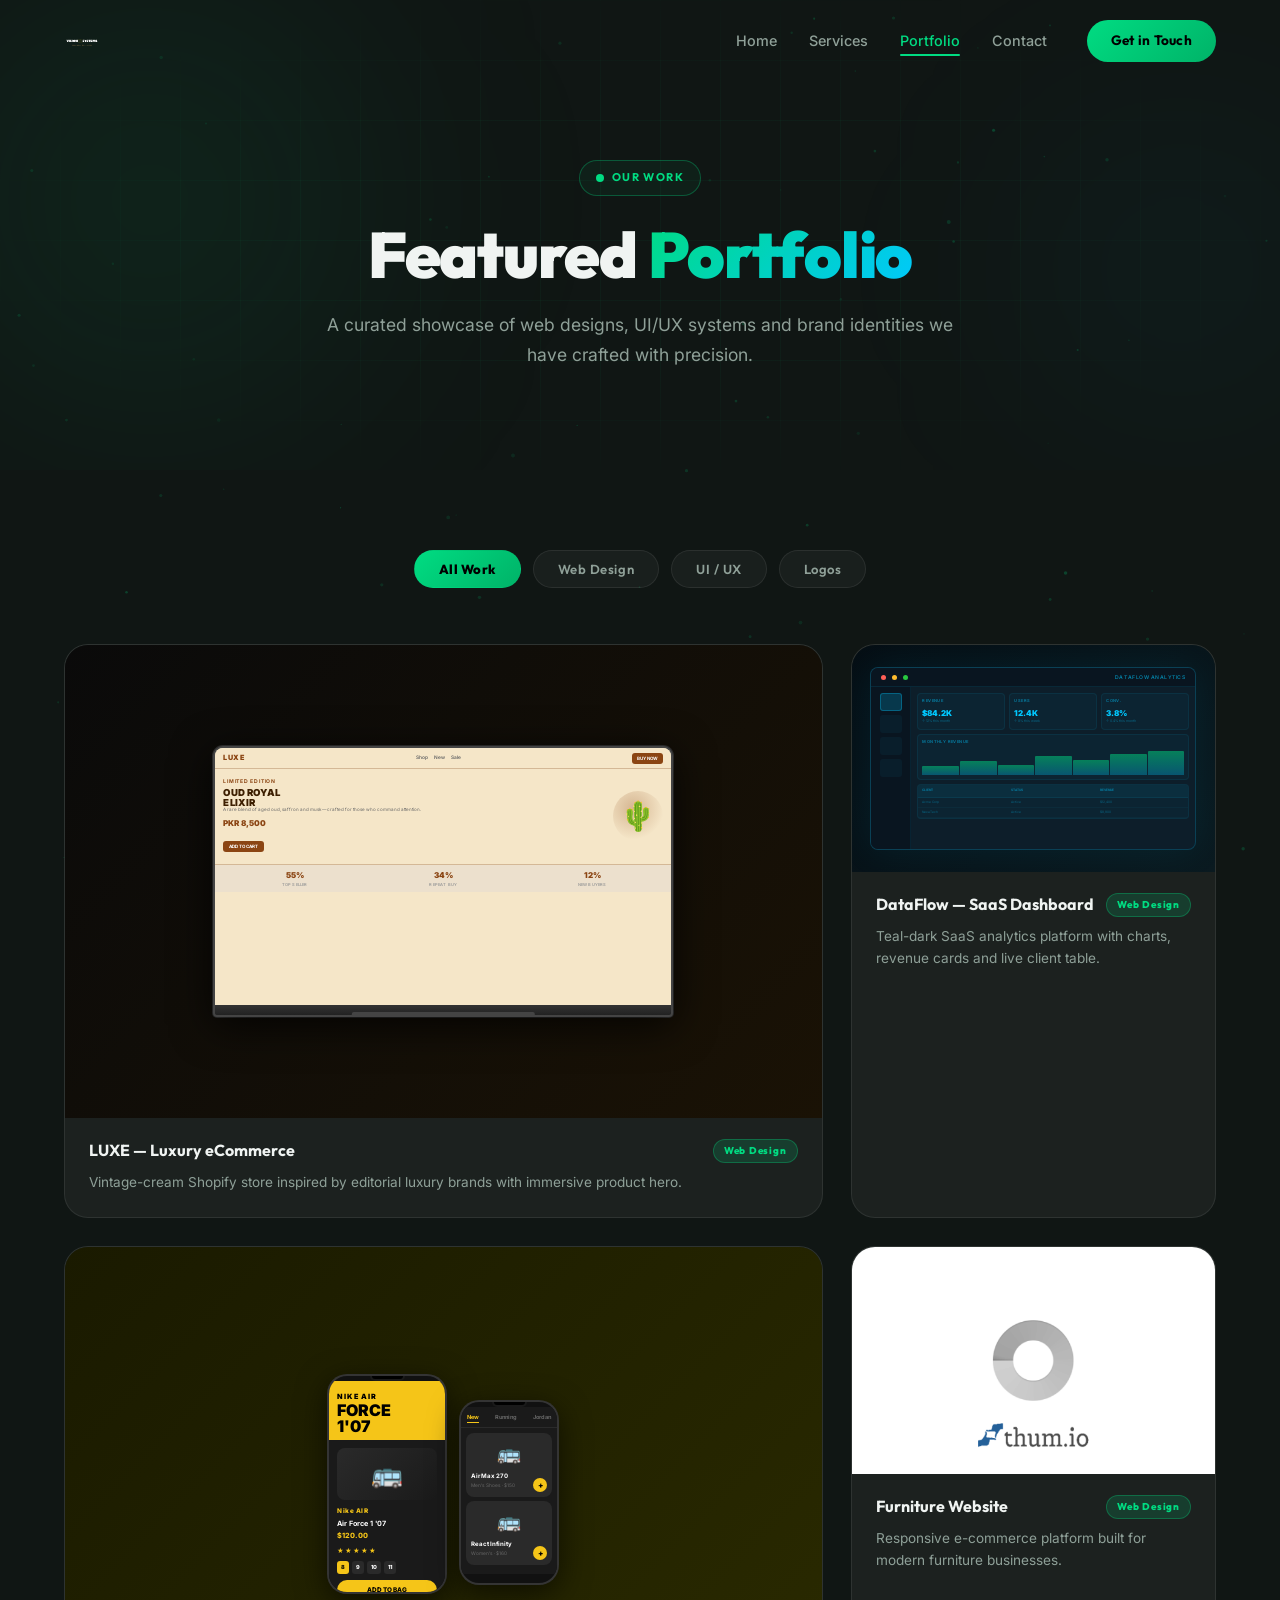
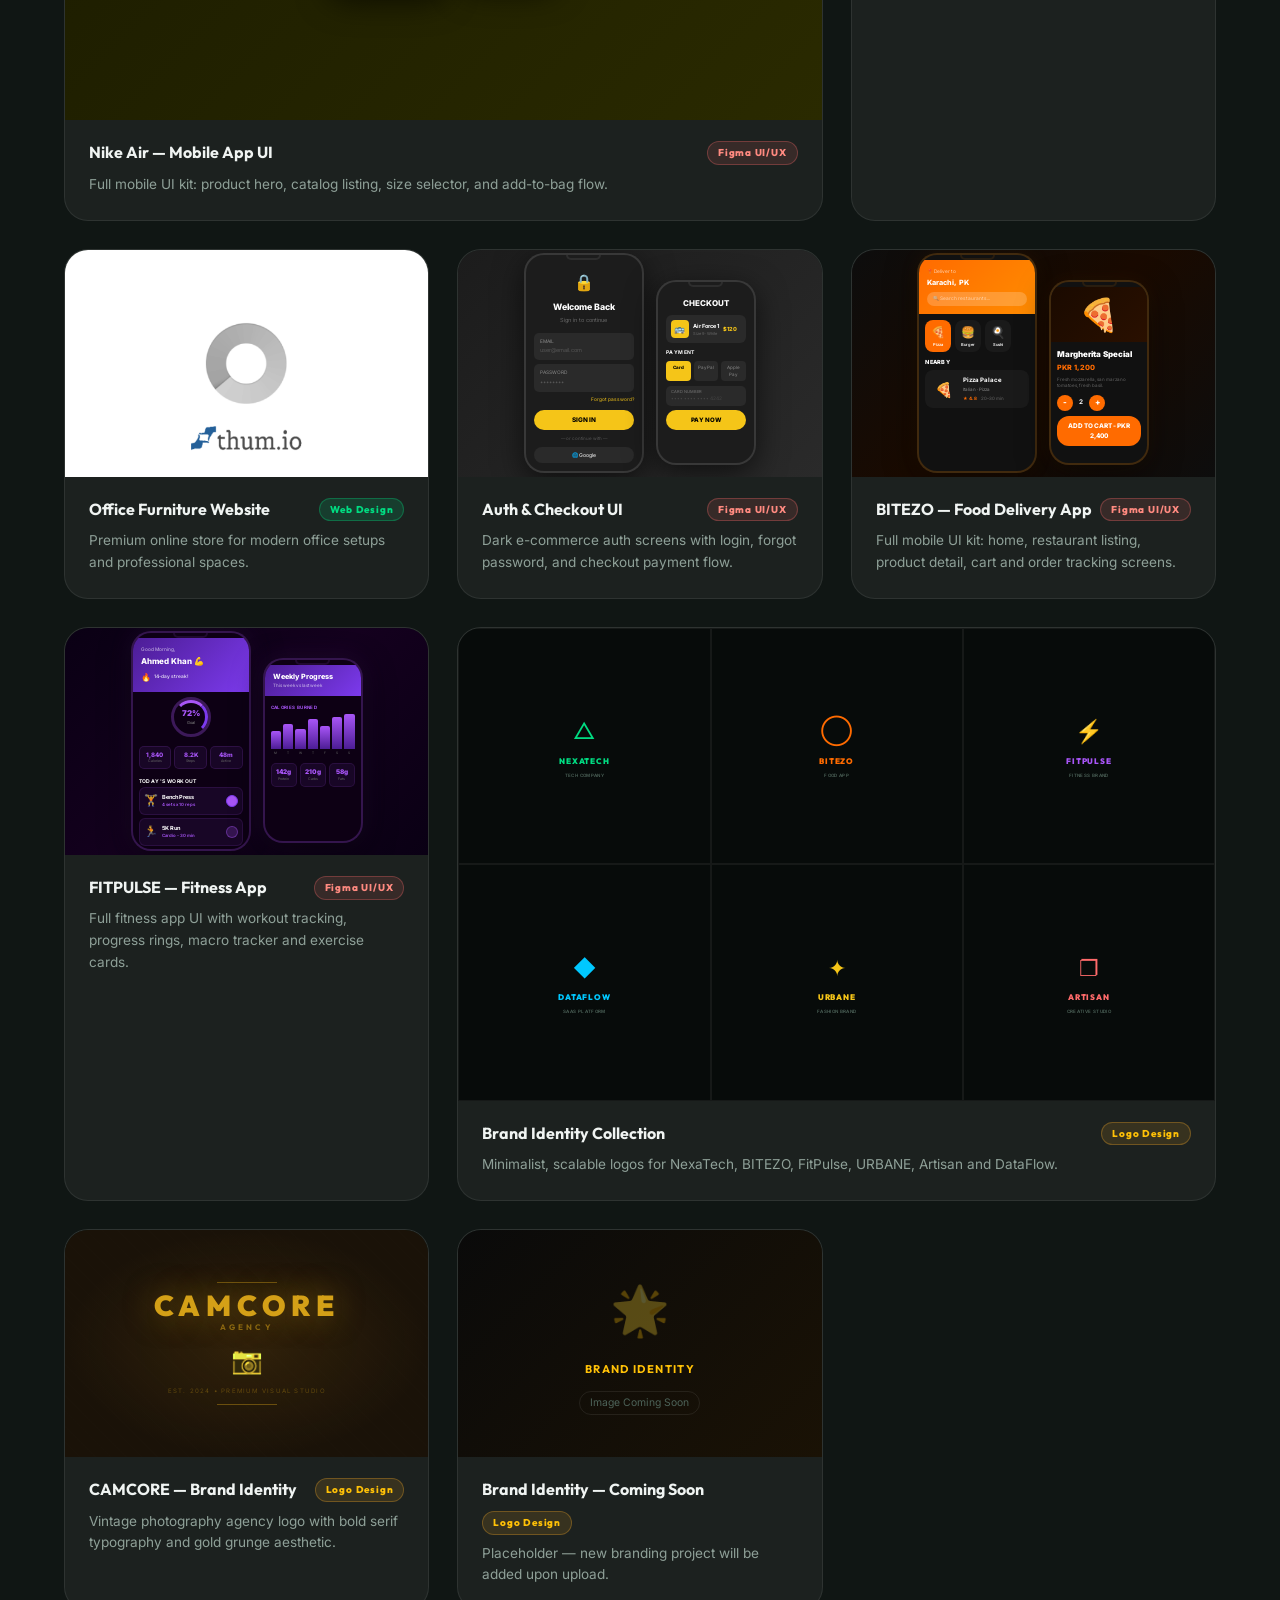
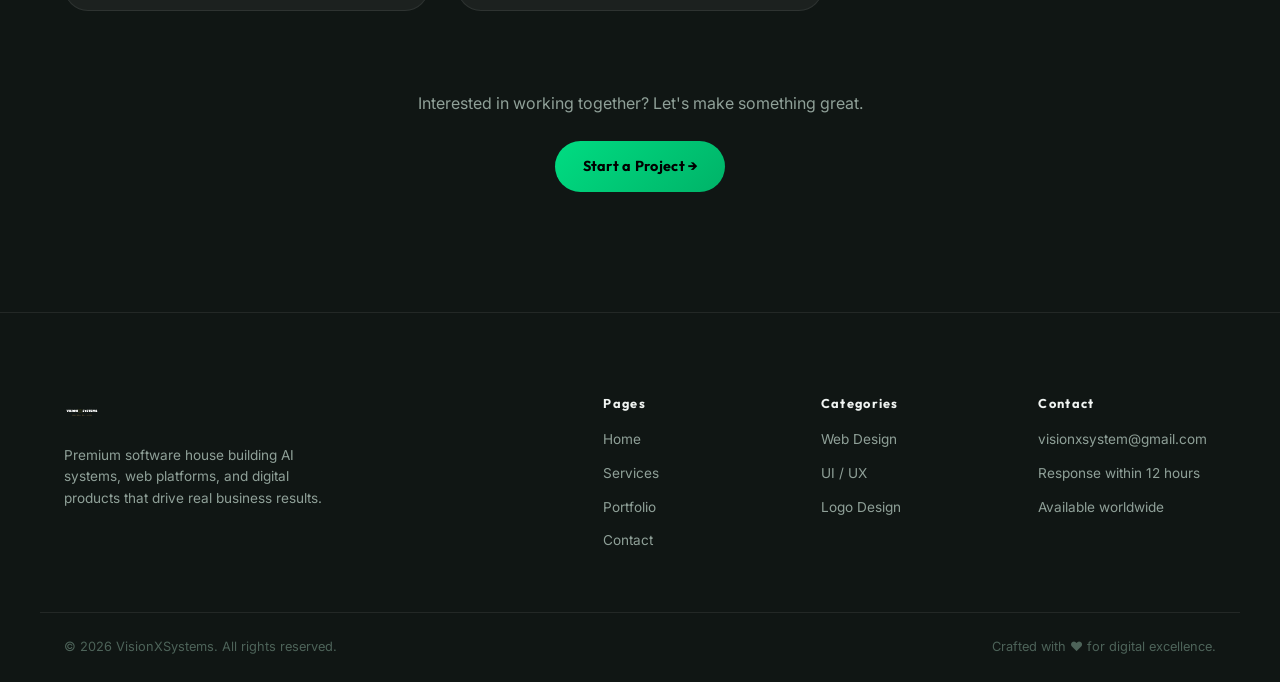
<file: portfolio.html>
<!DOCTYPE html>
<html lang="en">
<head>
<meta charset="UTF-8"/>
<meta name="viewport" content="width=device-width,initial-scale=1.0"/>
<meta name="description" content="VisionXSystems Portfolio — Web Design, UI/UX, Logo Design, Mobile Apps. 12 curated projects showcasing premium digital craftsmanship."/>
<meta property="og:title" content="Portfolio — VisionXSystems"/>
<meta property="og:image" content="images/logo-transparent.png"/>
<title>Portfolio — VisionXSystems</title>
<link rel="icon" type="image/png" href="images/favicon-32.png"/>
<link rel="apple-touch-icon" href="images/favicon-180.png"/>
<link rel="preconnect" href="https://fonts.googleapis.com"/>
<link rel="preconnect" href="https://fonts.gstatic.com" crossorigin/>
<link href="https://fonts.googleapis.com/css2?family=Outfit:wght@300;400;500;600;700;800;900&family=Inter:wght@300;400;500;600&display=swap" rel="stylesheet"/>
<link rel="stylesheet" href="css/style.css"/>
<link rel="stylesheet" href="css/animations.css"/>
<link rel="stylesheet" href="css/pages.css"/>
<link rel="stylesheet" href="https://cdnjs.cloudflare.com/ajax/libs/font-awesome/6.4.0/css/all.min.css"/>
<style>
/* ===== PORTFOLIO PAGE GRID (3×4 = 12 items) ===== */
.port-grid {
  display: grid;
  grid-template-columns: repeat(3, 1fr);
  gap: 28px;
}
.port-item {
  border-radius: var(--r3);
  overflow: hidden;
  background: var(--card);
  border: 1px solid var(--border);
  transition: opacity .4s ease, transform .4s ease, border-color .3s, box-shadow .3s;
  cursor: pointer;
}
.port-item.wide { grid-column: span 2; }
.port-item:hover {
  border-color: var(--bgreen);
  box-shadow: 0 12px 40px rgba(0,0,0,.5), 0 0 30px rgba(0,220,130,.12);
  transform: translateY(-6px);
}
.port-item.hidden {
  opacity: 0; transform: scale(.95);
  pointer-events: none; display: none;
}
.port-pci {
  position: relative; width: 100%;
  aspect-ratio: 16/10;
  overflow: hidden; background: var(--bg2);
}
.port-pov {
  position: absolute; inset: 0;
  background: linear-gradient(160deg, rgba(0,220,130,.93), rgba(0,30,20,.96));
  display: flex; align-items: flex-end;
  padding: 28px; opacity: 0; transition: opacity .4s ease;
}
.port-item:hover .port-pov { opacity: 1; }
.port-poc { color: #000; }
.port-pct {
  display: inline-block;
  font-family: var(--fd); font-size: .65rem; font-weight: 800;
  letter-spacing: .12em; background: rgba(0,0,0,.2); color: #000;
  padding: 3px 10px; border-radius: 50px; margin-bottom: 8px;
}
.port-poc h4 { font-family: var(--fd); font-size: 1.1rem; font-weight: 800; margin-bottom: 6px; color: #000; }
.port-poc p { font-size: .8rem; color: rgba(0,0,0,.75); line-height: 1.5; margin-bottom: 12px; }
.port-pts { display: flex; flex-wrap: wrap; gap: 6px; }
.port-pts span { font-size: .65rem; font-weight: 700; padding: 3px 10px; border-radius: 50px; background: rgba(0,0,0,.2); color: #000; }
.port-info { padding: 20px 24px 24px; }
.port-meta { display: flex; align-items: center; justify-content: space-between; gap: 8px; margin-bottom: 8px; flex-wrap: wrap; }
.port-meta h4 { font-family: var(--fd); font-size: 1rem; font-weight: 700; }
.port-info > p { font-size: .85rem; color: var(--t2); line-height: 1.6; }

/* Placeholder style for image-awaited slots */
.placeholder-slot {
  width: 100%; height: 100%;
  display: flex; flex-direction: column;
  align-items: center; justify-content: center;
  gap: 12px;
  background: linear-gradient(135deg, var(--bg2), rgba(0,220,130,0.03));
}
.placeholder-icon { font-size: 3rem; opacity: 0.3; }
.placeholder-label {
  font-family: var(--fd); font-size: 0.7rem; font-weight: 700;
  letter-spacing: 0.12em; color: var(--t3);
}
.placeholder-coming {
  font-size: 0.65rem; color: var(--t3);
  border: 1px solid var(--border); border-radius: 50px;
  padding: 3px 10px;
}

@media (max-width: 1024px) {
  .port-grid { grid-template-columns: repeat(2, 1fr); }
  .port-item.wide { grid-column: span 2; }
}
@media (max-width: 600px) {
  .port-grid { grid-template-columns: 1fr; }
  .port-item.wide { grid-column: span 1; }
}
</style>
</head>
<body>

<div id="scroll-progress"></div>
<canvas id="particles-canvas"></canvas>

<!-- NAVBAR -->
<header class="nav" id="navbar">
  <div class="nav-inner">
    <a href="index.html" class="nav-logo" id="logo-link">
      <img src="images/logo-transparent.png" alt="VisionXSystems Logo" style="height:36px; width:auto;"/>
    </a>
    <nav class="nav-links" id="nav-links">
      <a href="index.html"     class="nav-link" id="nav-home">Home</a>
      <a href="services.html"  class="nav-link" id="nav-services">Services</a>
      <a href="portfolio.html" class="nav-link active" id="nav-portfolio">Portfolio</a>
      <a href="contact.html"   class="nav-link" id="nav-contact">Contact</a>
    </nav>
    <a href="contact.html" class="bp nav-cta" id="nav-cta">Get in Touch</a>
    <button class="hamburger" id="hamburger" aria-label="Toggle menu">
      <span></span><span></span><span></span>
    </button>
  </div>
  <div class="mobile-menu" id="mobile-menu">
    <a href="index.html"     class="mobile-link">Home</a>
    <a href="services.html"  class="mobile-link">Services</a>
    <a href="portfolio.html" class="mobile-link">Portfolio</a>
    <a href="contact.html"   class="mobile-link">Contact</a>
    <a href="contact.html"   class="bp mobile-cta">Get in Touch</a>
  </div>
</header>

<!-- PAGE HERO -->
<section class="page-hero" id="portfolio-top">
  <div class="hero-grid"></div>
  <div class="hero-glow hero-glow-1"></div>
  <div class="hero-glow hero-glow-2"></div>
  <div class="page-hero-inner">
    <div class="hero-badge afu"><span class="badge-dot"></span>OUR WORK</div>
    <h1 class="page-hero-title afu d1">Featured <span class="gt">Portfolio</span></h1>
    <p class="page-hero-sub afu d2">A curated showcase of web designs, UI/UX systems and brand identities we have crafted with precision.</p>
  </div>
</section>

<!-- PORTFOLIO SECTION -->
<section style="padding:80px 0 120px;position:relative;z-index:1;" id="portfolio-grid-section">
  <div class="container">

    <!-- FILTERS -->
    <div class="portfolio-filters" id="portfolio-filters">
      <button class="filter-btn active" data-filter="all" id="pf-all">All Work</button>
      <button class="filter-btn" data-filter="web" id="pf-web">Web Design</button>
      <button class="filter-btn" data-filter="figma" id="pf-figma">UI / UX</button>
      <button class="filter-btn" data-filter="logo" id="pf-logo">Logos</button>
    </div>

    <!-- GRID (12 items: 8 CSS mockups + 4 image placeholders) -->
    <div class="port-grid" id="portfolio-main-grid">

      <!-- 1. LUXE eCommerce (WIDE) -->
      <div class="port-item wide reveal" data-cat="web" id="port-luxe">
        <div class="port-pci">
          <div class="laptop">
            <div class="lframe">
              <div class="lscreen">
                <div class="lnav">
                  <div class="lnav-logo">LUXE</div>
                  <div class="lnav-links"><span>Shop</span><span>New</span><span>Sale</span></div>
                  <div class="lbtn">BUY NOW</div>
                </div>
                <div class="lhero">
                  <div class="lproduct">
                    <div class="lpsub">LIMITED EDITION</div>
                    <div class="lpname">OUD ROYAL<br/>ELIXIR</div>
                    <div class="lpdesc">A rare blend of aged oud, saffron and musk — crafted for those who command attention.</div>
                    <div class="lprice">PKR 8,500</div>
                    <div class="lpbtn">ADD TO CART</div>
                  </div>
                  <div class="limg">&#127797;</div>
                </div>
                <div class="lstats">
                  <div class="lstat"><div class="lstat-num">55%</div><div class="lstat-label">TOP SELLER</div></div>
                  <div class="lstat"><div class="lstat-num">34%</div><div class="lstat-label">REPEAT BUY</div></div>
                  <div class="lstat"><div class="lstat-num">12%</div><div class="lstat-label">NEW BUYERS</div></div>
                </div>
              </div>
              <div class="lbase"></div>
            </div>
          </div>
          <div class="port-pov"><div class="port-poc"><span class="port-pct">WEB DESIGN</span><h4>LUXE Perfume Store</h4><p>Dark luxury eCommerce with vintage cream palette, animated product reveals and bold editorial typography.</p><div class="port-pts"><span>Shopify</span><span>Figma</span><span>GSAP</span></div></div></div>
        </div>
        <div class="port-info"><div class="port-meta"><h4>LUXE — Luxury eCommerce</h4><span class="pbadge wb">Web Design</span></div><p>Vintage-cream Shopify store inspired by editorial luxury brands with immersive product hero.</p></div>
      </div>

      <!-- 2. SaaS Dashboard -->
      <div class="port-item reveal" data-cat="web" id="port-saas">
        <div class="port-pci">
          <div class="dash">
            <div class="dframe">
              <div class="dtop"><div class="ddot dd1"></div><div class="ddot dd2"></div><div class="ddot dd3"></div><div class="dtitle">DATAFLOW ANALYTICS</div></div>
              <div class="dbody">
                <div class="dside"><div class="dsi act"></div><div class="dsi"></div><div class="dsi"></div><div class="dsi"></div></div>
                <div class="dmain">
                  <div class="drow">
                    <div class="dcard"><div class="dcard-title">REVENUE</div><div class="dcard-val">$84.2K</div><div class="dcard-sub">↑ 12% this month</div></div>
                    <div class="dcard"><div class="dcard-title">USERS</div><div class="dcard-val">12.4K</div><div class="dcard-sub">↑ 8% this week</div></div>
                    <div class="dcard"><div class="dcard-title">CONV.</div><div class="dcard-val">3.8%</div><div class="dcard-sub">↑ 0.4% this month</div></div>
                  </div>
                  <div class="dcard" style="flex:none;">
                    <div class="dcard-title">MONTHLY REVENUE</div>
                    <div class="chart-area">
                      <div class="bar" style="height:40%"></div><div class="bar" style="height:60%"></div><div class="bar" style="height:45%"></div>
                      <div class="bar" style="height:80%"></div><div class="bar" style="height:65%"></div><div class="bar" style="height:90%"></div><div class="bar" style="height:100%"></div>
                    </div>
                  </div>
                  <div class="dtable">
                    <div class="dth"><span>CLIENT</span><span>STATUS</span><span>REVENUE</span></div>
                    <div class="dtr"><span>Acme Corp</span><span>Active</span><span>$12,400</span></div>
                    <div class="dtr"><span>NexaTech</span><span>Active</span><span>$8,900</span></div>
                  </div>
                </div>
              </div>
            </div>
          </div>
          <div class="port-pov"><div class="port-poc"><span class="port-pct">WEB DESIGN</span><h4>DataFlow SaaS Dashboard</h4><p>Analytics dashboard with real-time charts, dark teal UI and live data tables.</p><div class="port-pts"><span>React</span><span>Figma</span><span>D3.js</span></div></div></div>
        </div>
        <div class="port-info"><div class="port-meta"><h4>DataFlow — SaaS Dashboard</h4><span class="pbadge wb">Web Design</span></div><p>Teal-dark SaaS analytics platform with charts, revenue cards and live client table.</p></div>
      </div>

      <!-- 3. Nike App (WIDE) -->
      <div class="port-item wide reveal" data-cat="figma" id="port-nike">
        <div class="port-pci">
          <div class="phones">
            <div class="ph phm">
              <div class="phn"></div>
              <div class="phsc">
                <div class="nk-hero"><div class="nk-hero-label">NIKE AIR</div><div class="nk-hero-title">FORCE<br/>1'07</div></div>
                <div class="nk-body">
                  <div class="nk-shoe">&#128652;</div>
                  <div class="nk-brand">Nike AIR</div>
                  <div class="nk-name">Air Force 1 '07</div>
                  <div class="nk-price">$120.00</div>
                  <div class="nk-stars">★★★★★</div>
                  <div class="nk-sizes"><div class="nk-sz sel">8</div><div class="nk-sz unsel">9</div><div class="nk-sz unsel">10</div><div class="nk-sz unsel">11</div></div>
                  <div class="nk-cta">ADD TO BAG</div>
                </div>
              </div>
            </div>
            <div class="ph phs">
              <div class="phn"></div>
              <div class="phsc">
                <div class="nk-tabs"><div class="nk-tab act">New</div><div class="nk-tab">Running</div><div class="nk-tab">Jordan</div></div>
                <div class="nk-catalog">
                  <div class="nk-item"><div class="nk-item-shoe">&#128652;</div><div class="nk-item-name">Air Max 270</div><div class="nk-item-sub">Men's Shoes · $150</div><div class="nk-add">+</div></div>
                  <div class="nk-item"><div class="nk-item-shoe">&#128652;</div><div class="nk-item-name">React Infinity</div><div class="nk-item-sub">Women's · $160</div><div class="nk-add">+</div></div>
                </div>
              </div>
            </div>
          </div>
          <div class="port-pov"><div class="port-poc"><span class="port-pct">FIGMA UI/UX</span><h4>Nike Air — Mobile App</h4><p>Premium sneaker shopping app with product detail, catalog and checkout flows.</p><div class="port-pts"><span>Figma</span><span>Auto Layout</span><span>Prototype</span></div></div></div>
        </div>
        <div class="port-info"><div class="port-meta"><h4>Nike Air — Mobile App UI</h4><span class="pbadge fb3">Figma UI/UX</span></div><p>Full mobile UI kit: product hero, catalog listing, size selector, and add-to-bag flow.</p></div>
      </div>

      <!-- 4. Furniture Website -->
      <div class="port-item reveal" data-cat="web" id="port-furn1">
        <div class="port-pci">
          <div style="width:100%;height:100%;background: url('images/portfolio1.png') center/cover no-repeat;">
          </div>
          <div class="port-pov"><div class="port-poc"><span class="port-pct">WEB DESIGN</span><h4>Furniture Website</h4><p>Modern, responsive e-commerce platform for furniture.</p><div class="port-pts"><span>Web Design</span><span>eCommerce</span></div></div></div>
        </div>
        <div class="port-info"><div class="port-meta"><h4>Furniture Website</h4><span class="pbadge wb">Web Design</span></div><p>Responsive e-commerce platform built for modern furniture businesses.</p></div>
      </div>

      <!-- 4b. Office Furniture Website -->
      <div class="port-item reveal" data-cat="web" id="port-furn2">
        <div class="port-pci">
          <div style="width:100%;height:100%;background: url('images/portfolio2.png') center/cover no-repeat;">
          </div>
          <div class="port-pov"><div class="port-poc"><span class="port-pct">WEB DESIGN</span><h4>Office Furniture Website</h4><p>Premium online store for office setups and professional spaces.</p><div class="port-pts"><span>Web Design</span><span>eCommerce</span></div></div></div>
        </div>
        <div class="port-info"><div class="port-meta"><h4>Office Furniture Website</h4><span class="pbadge wb">Web Design</span></div><p>Premium online store for modern office setups and professional spaces.</p></div>
      </div>

      <!-- 5. Auth + Checkout Phones -->
      <div class="port-item reveal" data-cat="figma" id="port-auth">
        <div class="port-pci">
          <div class="auth-screens">
            <div class="auth-ph ap-m">
              <div class="ap-notch"></div>
              <div class="ap-sc">
                <div class="lp-logo">&#128274;</div>
                <div class="lp-title">Welcome Back</div>
                <div class="lp-sub">Sign in to continue</div>
                <div class="lp-field"><div class="lp-label">EMAIL</div><div class="lp-val">user@email.com</div></div>
                <div class="lp-field"><div class="lp-label">PASSWORD</div><div class="lp-val">••••••••</div></div>
                <div class="lp-forgot">Forgot password?</div>
                <div class="lp-btn">SIGN IN</div>
                <div class="lp-or">— or continue with —</div>
                <div class="lp-social">&#127760; Google</div>
              </div>
            </div>
            <div class="auth-ph ap-s">
              <div class="ap-notch"></div>
              <div class="ap-sc">
                <div class="ck-title">CHECKOUT</div>
                <div class="ck-item"><div class="ck-thumb">&#128652;</div><div><div class="ck-iname">Air Force 1</div><div class="ck-isub">Size 9 · White</div></div><div class="ck-ipr">$120</div></div>
                <div class="ck-pm-title">PAYMENT</div>
                <div class="ck-pm"><div class="ck-pm-opt sel">Card</div><div class="ck-pm-opt">PayPal</div><div class="ck-pm-opt">Apple Pay</div></div>
                <div class="ck-input"><div class="ck-il">CARD NUMBER</div><div class="ck-iv">•••• •••• •••• 4242</div></div>
                <div class="ck-btn">PAY NOW</div>
              </div>
            </div>
          </div>
          <div class="port-pov"><div class="port-poc"><span class="port-pct">FIGMA UI/UX</span><h4>Auth &amp; Checkout Screens</h4><p>Login, signup, and checkout UI design for a dark e-commerce mobile app.</p><div class="port-pts"><span>Figma</span><span>Components</span><span>UX Flow</span></div></div></div>
        </div>
        <div class="port-info"><div class="port-meta"><h4>Auth &amp; Checkout UI</h4><span class="pbadge fb3">Figma UI/UX</span></div><p>Dark e-commerce auth screens with login, forgot password, and checkout payment flow.</p></div>
      </div>

      <!-- 6. BITEZO Food App -->
      <div class="port-item reveal" data-cat="figma" id="port-bitezo">
        <div class="port-pci">
          <div class="food-screens">
            <div class="fp fpm">
              <div class="fp-notch"></div>
              <div class="fp-sc">
                <div class="fd-top"><div class="fd-loc">&#128205; Deliver to</div><div class="fd-city">Karachi, PK</div><div class="fd-search">&#128269; Search restaurants...</div></div>
                <div class="fd-cats"><div class="fd-cat act"><div class="fd-cat-icon">&#127829;</div><div class="fd-cat-name">Pizza</div></div><div class="fd-cat"><div class="fd-cat-icon">&#127828;</div><div class="fd-cat-name">Burger</div></div><div class="fd-cat"><div class="fd-cat-icon">&#127859;</div><div class="fd-cat-name">Sushi</div></div></div>
                <div class="fd-rest-title">NEARBY</div>
                <div class="fd-rest"><div class="fd-rimg">&#127829;</div><div><div class="fd-rname">Pizza Palace</div><div class="fd-rcuisine">Italian · Pizza</div><div class="fd-rmeta"><span class="fd-rrating">★ 4.8</span><span class="fd-rtime">20–30 min</span></div></div></div>
              </div>
            </div>
            <div class="fp fps">
              <div class="fp-notch"></div>
              <div class="fp-sc">
                <div class="fd-dimg">&#127829;</div>
                <div class="fd-dbody">
                  <div class="fd-dname">Margherita Special</div>
                  <div class="fd-dprice">PKR 1,200</div>
                  <div class="fd-ddesc">Fresh mozzarella, san marzano tomatoes, fresh basil.</div>
                  <div class="fd-dqty"><div class="fd-qbtn">-</div><div class="fd-qnum">2</div><div class="fd-qbtn">+</div></div>
                  <div class="fd-dadd">ADD TO CART - PKR 2,400</div>
                </div>
              </div>
            </div>
          </div>
          <div class="port-pov"><div class="port-poc"><span class="port-pct">FIGMA UI/UX</span><h4>BITEZO — Food Delivery</h4><p>Dark orange mobile app for food delivery with smooth UX and location features.</p><div class="port-pts"><span>Figma</span><span>Auto Layout</span><span>Components</span></div></div></div>
        </div>
        <div class="port-info"><div class="port-meta"><h4>BITEZO — Food Delivery App</h4><span class="pbadge fb3">Figma UI/UX</span></div><p>Full mobile UI kit: home, restaurant listing, product detail, cart and order tracking screens.</p></div>
      </div>

      <!-- 7. FITPULSE Fitness -->
      <div class="port-item reveal" data-cat="figma" id="port-fitpulse">
        <div class="port-pci">
          <div class="fit-screens">
            <div class="fitp fitpm">
              <div class="fitp-notch"></div>
              <div class="fitp-sc">
                <div class="ft-top"><div class="ft-greet">Good Morning,</div><div class="ft-name">Ahmed Khan &#128170;</div><div class="ft-streak"><span class="ft-streak-icon">&#128293;</span><span class="ft-streak-text">14-day streak!</span></div></div>
                <div class="ft-ring"><div class="ft-ring-inner"><div class="ft-pct">72%</div><div class="ft-label">Goal</div></div></div>
                <div class="ft-stats"><div class="ft-stat"><div class="ft-stat-val">1,840</div><div class="ft-stat-label">Calories</div></div><div class="ft-stat"><div class="ft-stat-val">8.2K</div><div class="ft-stat-label">Steps</div></div><div class="ft-stat"><div class="ft-stat-val">48m</div><div class="ft-stat-label">Active</div></div></div>
                <div class="ft-workout-title">TODAY'S WORKOUT</div>
                <div class="ft-exercise"><span class="ft-ex-icon">&#127947;</span><div><div class="ft-ex-name">Bench Press</div><div class="ft-ex-sets">4 sets x 10 reps</div></div><div class="ft-ex-check done"></div></div>
                <div class="ft-exercise"><span class="ft-ex-icon">&#127939;</span><div><div class="ft-ex-name">5K Run</div><div class="ft-ex-sets">Cardio - 30 min</div></div><div class="ft-ex-check"></div></div>
              </div>
            </div>
            <div class="fitp fitps">
              <div class="fitp-notch"></div>
              <div class="fitp-sc">
                <div class="ft-prog-top"><div class="ft-prog-title">Weekly Progress</div><div class="ft-prog-sub">This week vs last week</div></div>
                <div class="ft-chart"><div class="ft-chart-title">CALORIES BURNED</div><div class="ft-bars"><div class="ft-bar" style="height:50%"></div><div class="ft-bar" style="height:70%"></div><div class="ft-bar" style="height:55%"></div><div class="ft-bar" style="height:85%"></div><div class="ft-bar" style="height:65%"></div><div class="ft-bar" style="height:90%"></div><div class="ft-bar" style="height:100%"></div></div><div class="ft-days"><span class="ft-day">M</span><span class="ft-day">T</span><span class="ft-day">W</span><span class="ft-day">T</span><span class="ft-day">F</span><span class="ft-day">S</span><span class="ft-day">S</span></div></div>
                <div class="ft-macros"><div class="ft-macro"><div class="ft-macro-val">142g</div><div class="ft-macro-label">Protein</div></div><div class="ft-macro"><div class="ft-macro-val">210g</div><div class="ft-macro-label">Carbs</div></div><div class="ft-macro"><div class="ft-macro-val">58g</div><div class="ft-macro-label">Fats</div></div></div>
              </div>
            </div>
          </div>
          <div class="port-pov"><div class="port-poc"><span class="port-pct">FIGMA UI/UX</span><h4>FITPULSE — Fitness App</h4><p>Purple dark-mode fitness tracker with workout flows, progress rings and weekly charts.</p><div class="port-pts"><span>Figma</span><span>Prototype</span><span>Dark UI</span></div></div></div>
        </div>
        <div class="port-info"><div class="port-meta"><h4>FITPULSE — Fitness App</h4><span class="pbadge fb3">Figma UI/UX</span></div><p>Full fitness app UI with workout tracking, progress rings, macro tracker and exercise cards.</p></div>
      </div>

      <!-- 8. Brand Identity Collection (WIDE) -->
      <div class="port-item wide reveal" data-cat="logo" id="port-logos">
        <div class="port-pci">
          <div class="logo-grid">
            <div class="lg-item"><div class="lg-icon" style="color:#00dc82">&#9651;</div><div class="lg-name lg1">NEXATECH</div><div class="lg-type">Tech Company</div></div>
            <div class="lg-item"><div class="lg-icon" style="color:#ff6b00">&#9711;</div><div class="lg-name lg2">BITEZO</div><div class="lg-type">Food App</div></div>
            <div class="lg-item"><div class="lg-icon" style="color:#a855f7">&#9889;</div><div class="lg-name lg3">FITPULSE</div><div class="lg-type">Fitness Brand</div></div>
            <div class="lg-item"><div class="lg-icon" style="color:#00c8ff">&#9670;</div><div class="lg-name lg4">DATAFLOW</div><div class="lg-type">SaaS Platform</div></div>
            <div class="lg-item"><div class="lg-icon" style="color:#f5c518">&#10022;</div><div class="lg-name lg5">URBANE</div><div class="lg-type">Fashion Brand</div></div>
            <div class="lg-item"><div class="lg-icon" style="color:#ff6b6b">&#10064;</div><div class="lg-name lg6">ARTISAN</div><div class="lg-type">Creative Studio</div></div>
          </div>
          <div class="port-pov"><div class="port-poc"><span class="port-pct">LOGO DESIGN</span><h4>Brand Identity Collection</h4><p>6 minimalist logos for tech, food, fitness, fashion and SaaS brands.</p><div class="port-pts"><span>Illustrator</span><span>Figma</span><span>Branding</span></div></div></div>
        </div>
        <div class="port-info"><div class="port-meta"><h4>Brand Identity Collection</h4><span class="pbadge lb">Logo Design</span></div><p>Minimalist, scalable logos for NexaTech, BITEZO, FitPulse, URBANE, Artisan and DataFlow.</p></div>
      </div>

      <!-- 9. CAMCORE Vintage Logo -->
      <div class="port-item reveal" data-cat="logo" id="port-camcore">
        <div class="port-pci">
          <div class="camcore">
            <div class="cc-inner">
              <div class="cc-line"></div>
              <div class="cc-brand">CAMCORE</div>
              <div class="cc-sub">AGENCY</div>
              <span class="cc-icon">&#128247;</span>
              <div class="cc-tag">EST. 2024 &bull; PREMIUM VISUAL STUDIO</div>
              <div class="cc-line2"></div>
            </div>
          </div>
          <div class="port-pov"><div class="port-poc"><span class="port-pct">LOGO DESIGN</span><h4>CAMCORE Agency</h4><p>Vintage bold branding with editorial typography and warm gold tones.</p><div class="port-pts"><span>Illustrator</span><span>Brand Identity</span></div></div></div>
        </div>
        <div class="port-info"><div class="port-meta"><h4>CAMCORE — Brand Identity</h4><span class="pbadge lb">Logo Design</span></div><p>Vintage photography agency logo with bold serif typography and gold grunge aesthetic.</p></div>
      </div>



      <!-- 12. Image Placeholder 4 (Logo) -->
      <div class="port-item reveal" data-cat="logo" id="port-ph4">
        <div class="port-pci">
          <div class="placeholder-slot" style="background:linear-gradient(135deg,#0a0a0a,#1a1205);">
            <div class="placeholder-icon">&#127775;</div>
            <div class="placeholder-label" style="color:#ffc107;">BRAND IDENTITY</div>
            <div class="placeholder-coming">Image Coming Soon</div>
          </div>
          <div class="port-pov"><div class="port-poc"><span class="port-pct">LOGO DESIGN</span><h4>Brand Identity</h4><p>New logo &amp; brand identity project coming soon.</p></div></div>
        </div>
        <div class="port-info"><div class="port-meta"><h4>Brand Identity — Coming Soon</h4><span class="pbadge lb">Logo Design</span></div><p>Placeholder — new branding project will be added upon upload.</p></div>
      </div>

    </div><!-- end port-grid -->

    <!-- CTA -->
    <div style="text-align:center;margin-top:80px;">
      <p style="color:var(--t2);margin-bottom:24px;font-size:1rem;">Interested in working together? Let's make something great.</p>
      <a href="contact.html" class="bp btn-large" id="portfolio-cta">Start a Project &rarr;</a>
    </div>

  </div>
</section>

<!-- FOOTER -->
<footer class="footer">
  <div class="footer-inner">
    <div>
      <div class="footer-logo-wrap">
        <a href="index.html" class="nav-logo">
          <img src="images/logo-transparent.png" alt="VisionXSystems Logo" style="height:36px; width:auto;"/>
        </a>
      </div>
      <p class="footer-tagline">Premium software house building AI systems, web platforms, and digital products that drive real business results.</p>
    </div>
    <div class="footer-links">
      <div class="footer-col">
        <h5>Pages</h5>
        <a href="index.html">Home</a>
        <a href="services.html">Services</a>
        <a href="portfolio.html">Portfolio</a>
        <a href="contact.html">Contact</a>
      </div>
      <div class="footer-col">
        <h5>Categories</h5>
        <a href="#" data-filter-link="web">Web Design</a>
        <a href="#" data-filter-link="figma">UI / UX</a>
        <a href="#" data-filter-link="logo">Logo Design</a>
      </div>
      <div class="footer-col">
        <h5>Contact</h5>
        <a href="mailto:visionxsystem@gmail.com">visionxsystem@gmail.com</a>
        <span>Response within 12 hours</span>
        <span>Available worldwide</span>
      </div>
    </div>
  </div>
  <div class="footer-bottom">
    <p>&copy; 2026 VisionXSystems. All rights reserved.</p>
    <p>Crafted with &#10084;&#65039; for digital excellence.</p>
  </div>
</footer>

<script src="js/main.js"></script>
<script>
// Footer filter links
document.querySelectorAll('[data-filter-link]').forEach(function(link) {
  link.addEventListener('click', function(e) {
    e.preventDefault();
    var f = this.dataset.filterLink;
    var btn = document.querySelector('.filter-btn[data-filter="' + f + '"]');
    if (btn) { btn.click(); window.scrollTo({ top: document.getElementById('portfolio-filters').offsetTop - 100, behavior: 'smooth' }); }
  });
});
// Use port-item class for filter (remap to work with main.js)
document.querySelectorAll('.filter-btn').forEach(function(btn) {
  btn.addEventListener('click', function() {
    var f = btn.dataset.filter;
    document.querySelectorAll('.port-item').forEach(function(item) {
      var cat = item.dataset.cat;
      if (f === 'all' || cat === f) {
        item.style.display = '';
        setTimeout(function() { item.style.opacity = '1'; item.style.transform = ''; }, 10);
      } else {
        item.style.opacity = '0';
        item.style.transform = 'scale(0.94)';
        setTimeout(function() { item.style.display = 'none'; }, 350);
      }
    });
  });
});
</script>
</body>
</html>
</file>
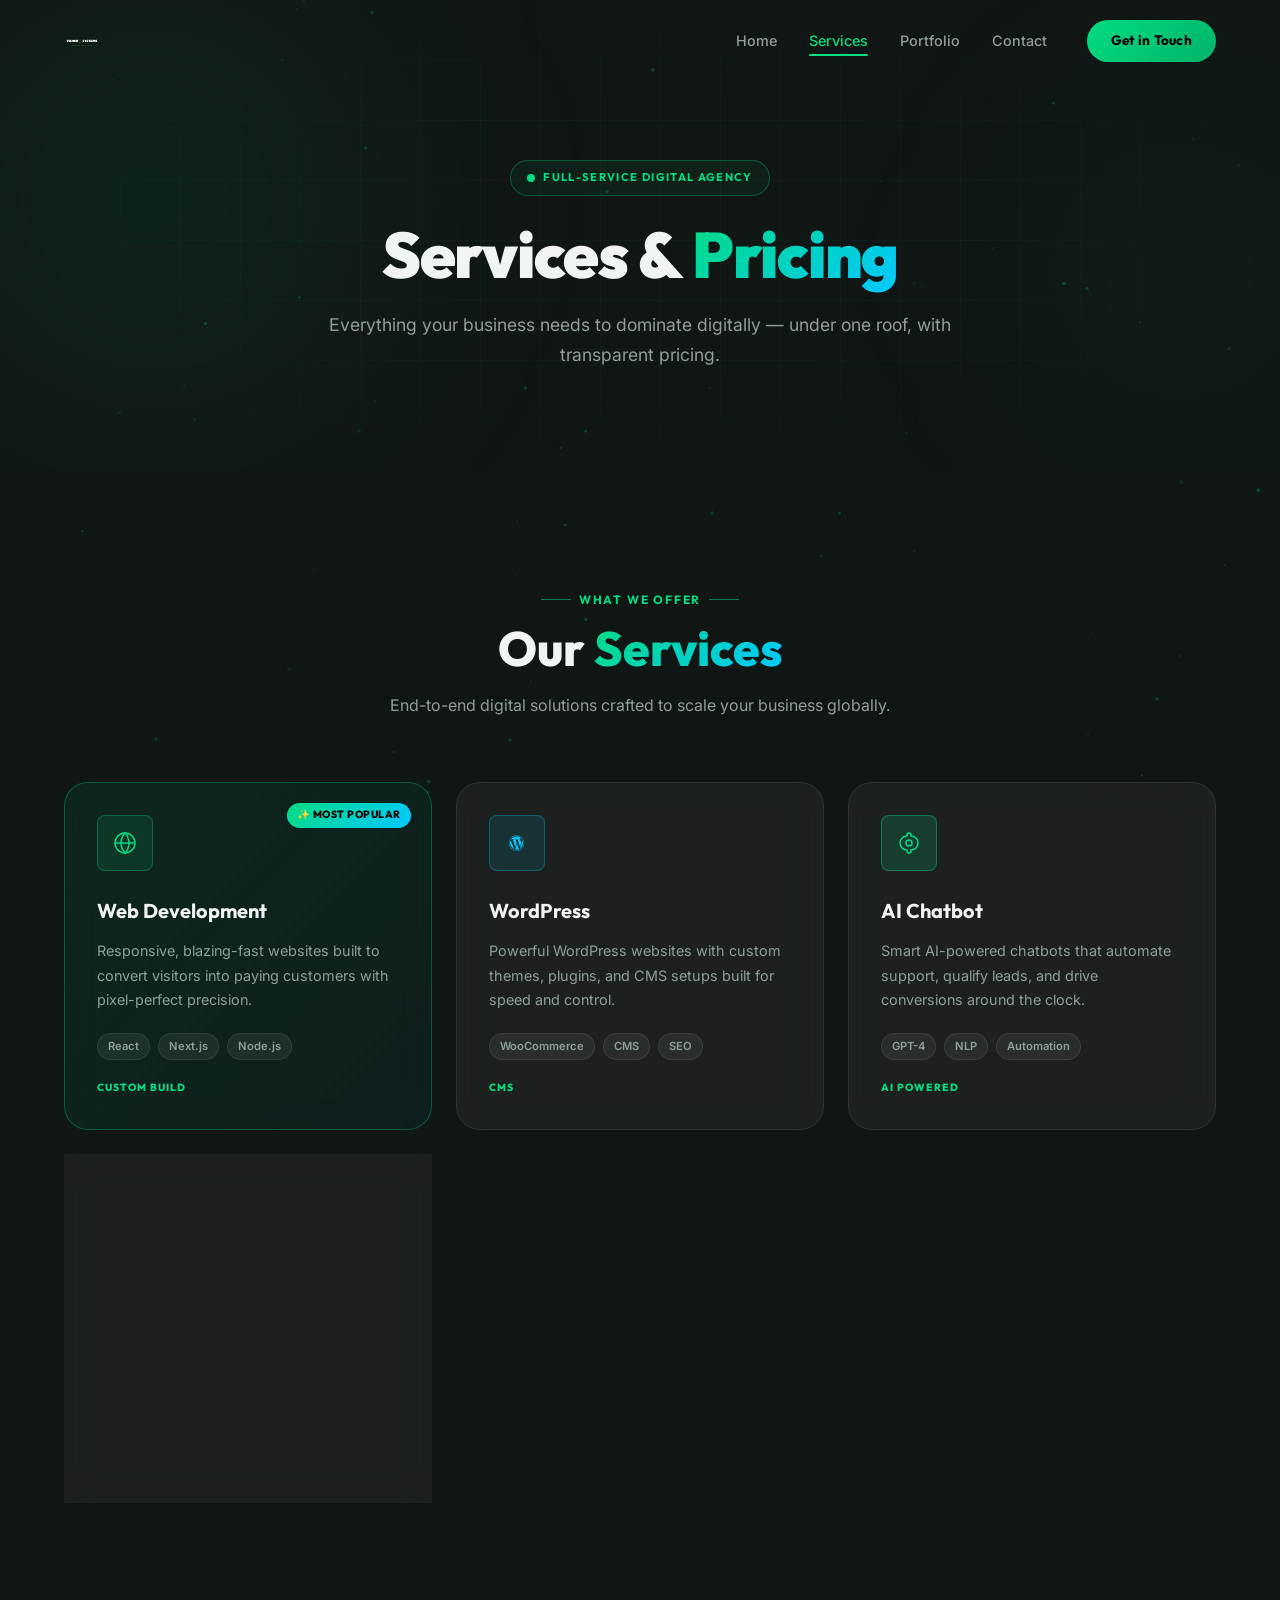
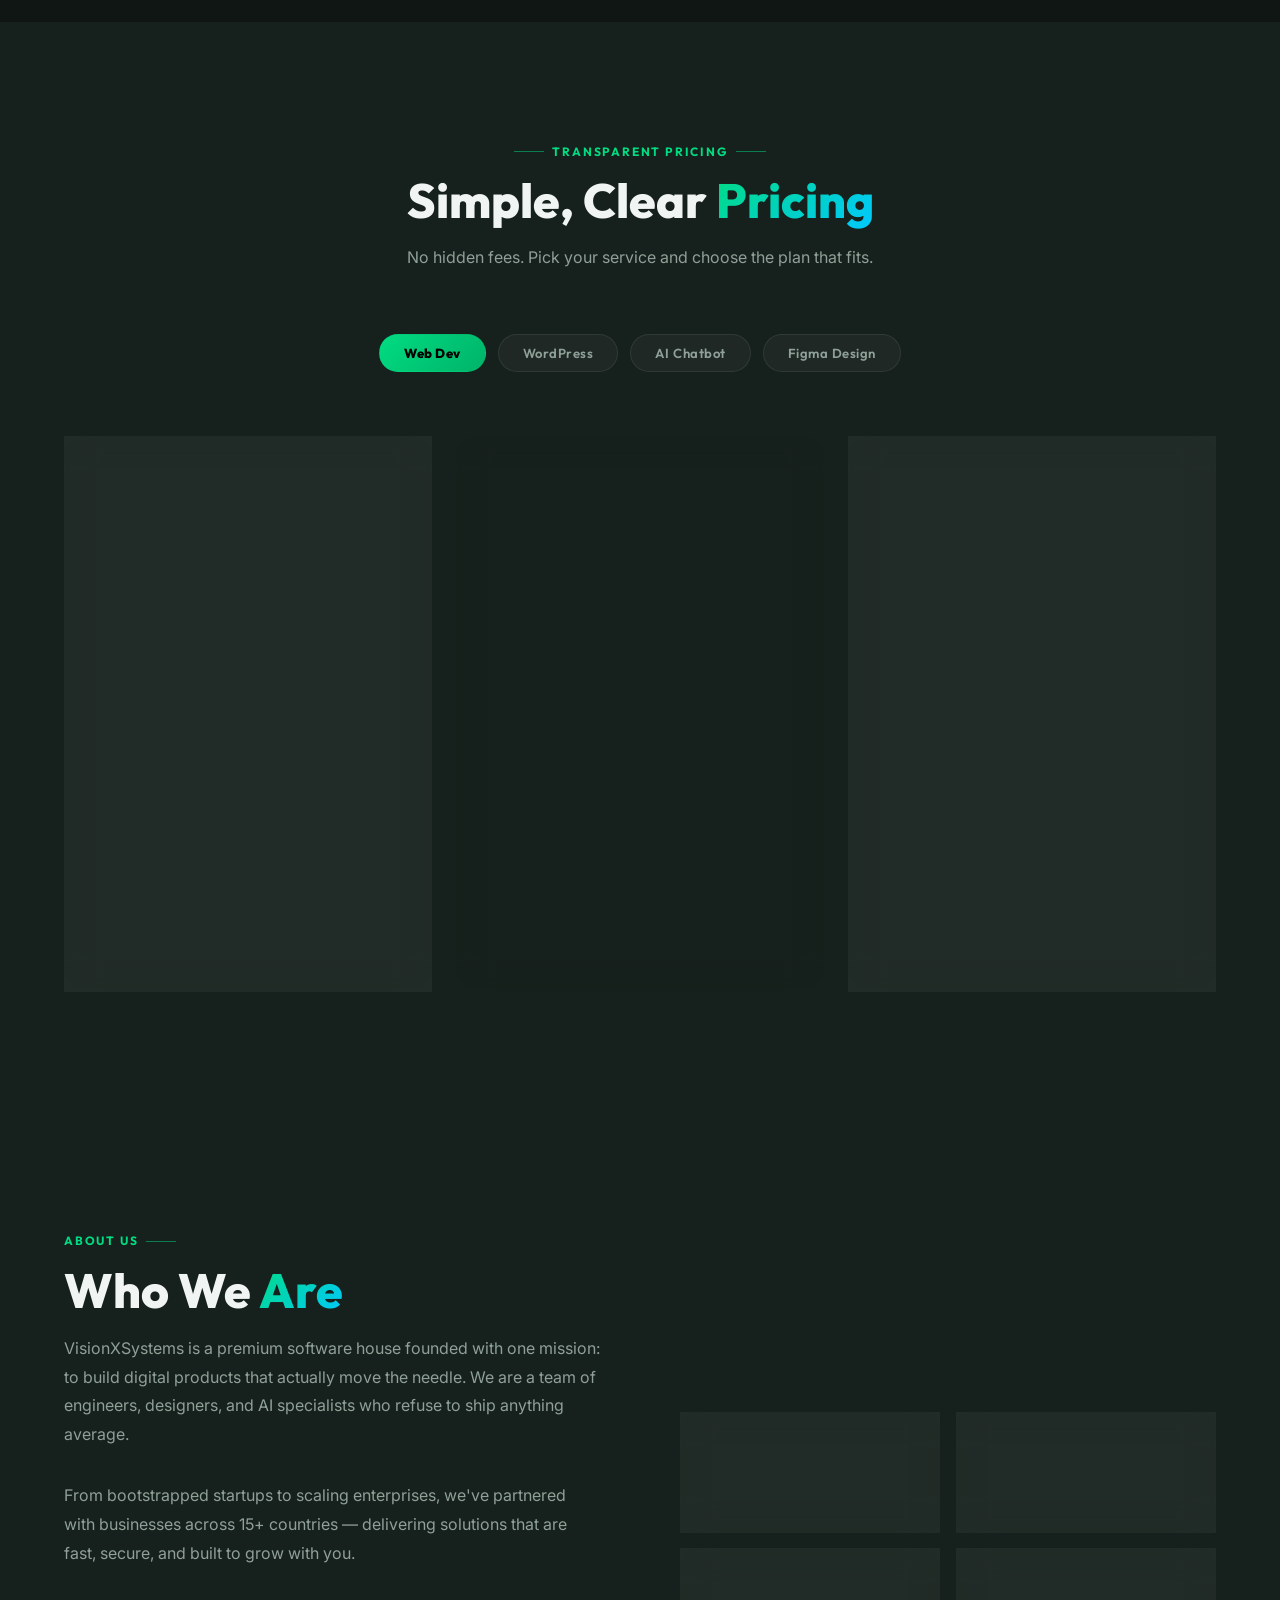
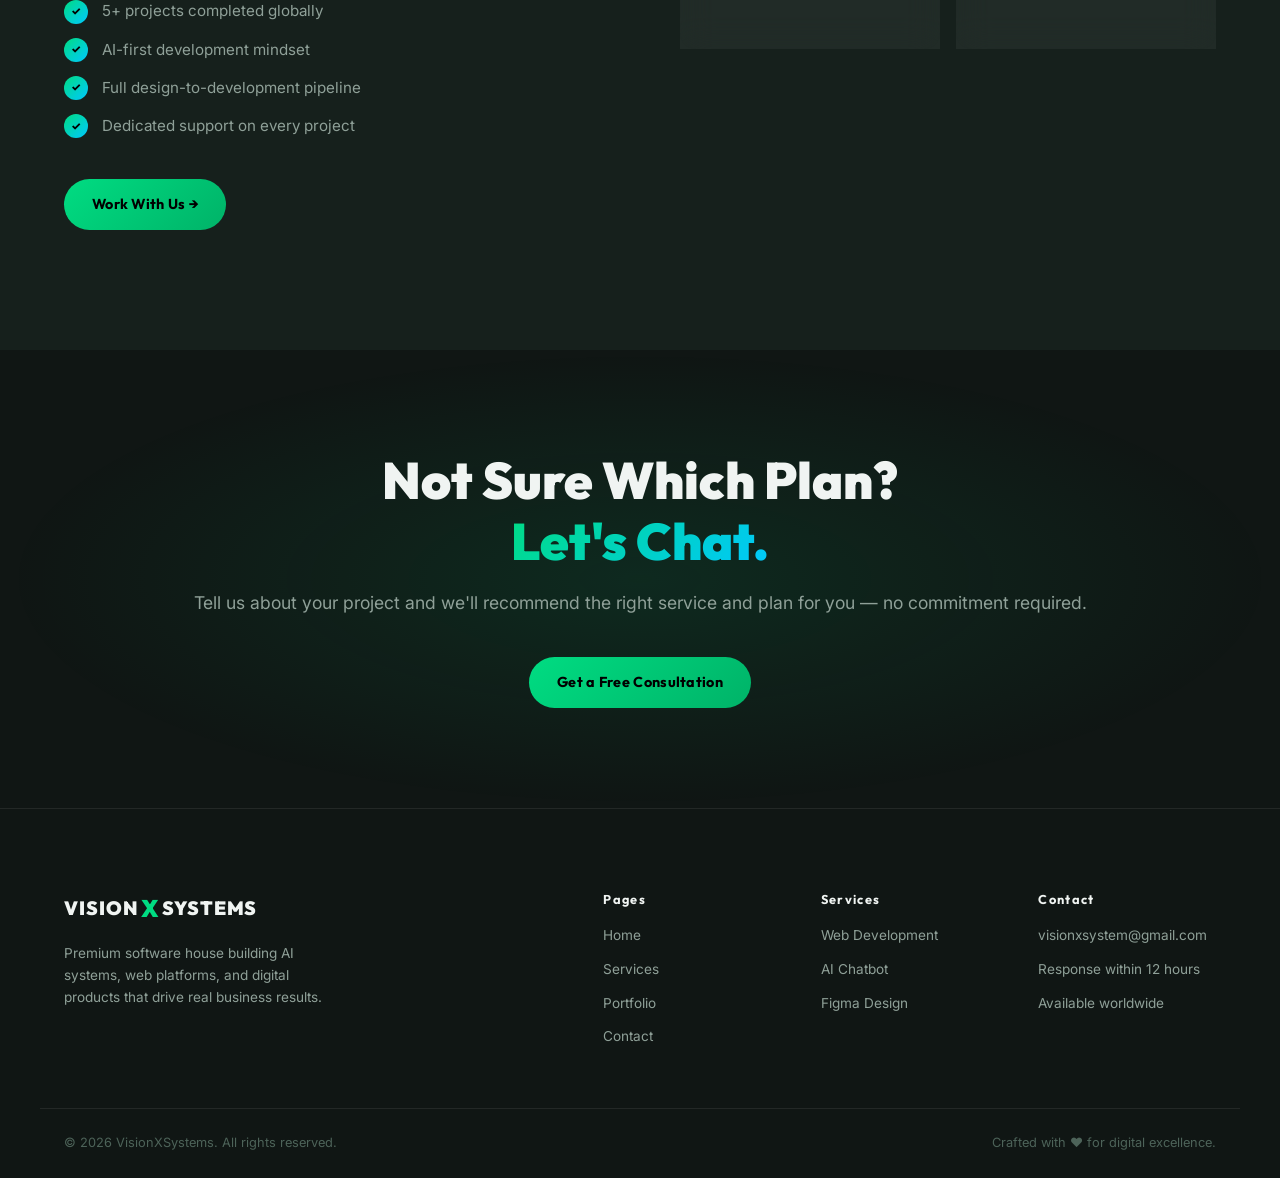
<file: services.html>
<!DOCTYPE html>
<html lang="en">
<head>
<meta charset="UTF-8"/>
<meta name="viewport" content="width=device-width,initial-scale=1.0"/>
<meta name="description" content="VisionXSystems Services — Web Development, 2D Animation, Shopify, WordPress, AI Chatbot, Figma Design. Transparent Starter/Pro/Enterprise pricing."/>
<meta property="og:title" content="VisionXSystems — Services &amp; Pricing"/>
<meta property="og:image" content="images/logo-transparent.png"/>
<title>Services &amp; Pricing — VisionXSystems</title>
<link rel="icon" type="image/png" href="images/favicon-32.png"/>
<link rel="apple-touch-icon" href="images/favicon-180.png"/>
<link rel="preconnect" href="https://fonts.googleapis.com"/>
<link rel="preconnect" href="https://fonts.gstatic.com" crossorigin/>
<link href="https://fonts.googleapis.com/css2?family=Outfit:wght@300;400;500;600;700;800;900&family=Inter:wght@300;400;500;600&display=swap" rel="stylesheet"/>
<link rel="stylesheet" href="css/style.css"/>
<link rel="stylesheet" href="css/animations.css"/>
<link rel="stylesheet" href="https://cdnjs.cloudflare.com/ajax/libs/font-awesome/6.4.0/css/all.min.css"/>
</head>
<body>

<div id="scroll-progress"></div>
<canvas id="particles-canvas"></canvas>

<!-- NAVBAR -->
<header class="nav" id="navbar">
  <div class="nav-inner">
    <a href="index.html" class="nav-logo" id="logo-link">
      <img src="images/logo-transparent.png" alt="VisionXSystems Logo" style="height:36px; width:auto;"/>
    </a>
    <nav class="nav-links" id="nav-links">
      <a href="index.html"     class="nav-link" id="nav-home">Home</a>
      <a href="services.html"  class="nav-link active" id="nav-services">Services</a>
      <a href="portfolio.html" class="nav-link" id="nav-portfolio">Portfolio</a>
      <a href="contact.html"   class="nav-link" id="nav-contact">Contact</a>
    </nav>
    <a href="contact.html" class="bp nav-cta" id="nav-cta">Get in Touch</a>
    <button class="hamburger" id="hamburger" aria-label="Toggle menu">
      <span></span><span></span><span></span>
    </button>
  </div>
  <div class="mobile-menu" id="mobile-menu">
    <a href="index.html"     class="mobile-link">Home</a>
    <a href="services.html"  class="mobile-link">Services</a>
    <a href="portfolio.html" class="mobile-link">Portfolio</a>
    <a href="contact.html"   class="mobile-link">Contact</a>
    <a href="contact.html"   class="bp mobile-cta">Get in Touch</a>
  </div>
</header>

<!-- PAGE HERO -->
<section class="page-hero" id="services-top">
  <div class="hero-grid"></div>
  <div class="hero-glow hero-glow-1"></div>
  <div class="hero-glow hero-glow-2"></div>
  <div class="page-hero-inner">
    <div class="hero-badge afu"><span class="badge-dot"></span>FULL-SERVICE DIGITAL AGENCY</div>
    <h1 class="page-hero-title afu d1">Services &amp; <span class="gt">Pricing</span></h1>
    <p class="page-hero-sub afu d2">Everything your business needs to dominate digitally — under one roof, with transparent pricing.</p>
  </div>
</section>

<!-- ALL SERVICES -->
<section class="services-section" id="all-services">
  <div class="container">
    <div class="section-header">
      <p class="section-label">WHAT WE OFFER</p>
      <h2 class="section-title">Our <span class="gt">Services</span></h2>
      <p class="section-sub">End-to-end digital solutions crafted to scale your business globally.</p>
    </div>
    <div class="services-grid">
      <!-- Web Dev -->
      <div class="service-card gc reveal featured" id="svc-web">
        <div class="service-icon-wrap web">
          <svg viewBox="0 0 24 24" fill="none" stroke="currentColor" stroke-width="1.5"><circle cx="12" cy="12" r="10"/><path d="M2 12h20M12 2a15.3 15.3 0 0 1 4 10 15.3 15.3 0 0 1-4 10 15.3 15.3 0 0 1-4-10 15.3 15.3 0 0 1 4-10z"/></svg>
        </div>
        <div class="service-featured-tag">&#10024; MOST POPULAR</div>
        <h3>Web Development</h3>
        <p>Responsive, blazing-fast websites built to convert visitors into paying customers with pixel-perfect precision.</p>
        <div class="service-tags"><span>React</span><span>Next.js</span><span>Node.js</span></div>
        <div class="service-badge">CUSTOM BUILD</div>
        <div class="service-line"></div>
      </div>

      <!-- WordPress -->
      <div class="service-card gc reveal" id="svc-wp">
        <div class="service-icon-wrap wp">
<i class="fa-brands fa-wordpress"></i>        </div>
        <h3>WordPress</h3>
        <p>Powerful WordPress websites with custom themes, plugins, and CMS setups built for speed and control.</p>
        <div class="service-tags"><span>WooCommerce</span><span>CMS</span><span>SEO</span></div>
        <div class="service-badge">CMS</div>
        <div class="service-line"></div>
      </div>
      <!-- AI Chatbot -->
      <div class="service-card gc reveal" id="svc-ai">
        <div class="service-icon-wrap ai">
          <svg viewBox="0 0 24 24" fill="none" stroke="currentColor" stroke-width="1.5"><path d="M12 2a2 2 0 0 1 2 2v1a7 7 0 0 1 0 14v1a2 2 0 0 1-4 0v-1a7 7 0 0 1 0-14V4a2 2 0 0 1 2-2z"/><circle cx="12" cy="12" r="3"/></svg>
        </div>
        <h3>AI Chatbot</h3>
        <p>Smart AI-powered chatbots that automate support, qualify leads, and drive conversions around the clock.</p>
        <div class="service-tags"><span>GPT-4</span><span>NLP</span><span>Automation</span></div>
        <div class="service-badge">AI POWERED</div>
        <div class="service-line"></div>
      </div>
      <!-- Figma Design -->
      <div class="service-card gc reveal" id="svc-figma">
        <div class="service-icon-wrap fig">
          <svg viewBox="0 0 24 24" fill="none" stroke="currentColor" stroke-width="1.5"><path d="M5 5.5A3.5 3.5 0 0 1 8.5 2H12v7H8.5A3.5 3.5 0 0 1 5 5.5z"/><path d="M12 2h3.5a3.5 3.5 0 1 1 0 7H12V2z"/><path d="M12 12.5a3.5 3.5 0 1 1 7 0 3.5 3.5 0 0 1-7 0z"/><path d="M5 19.5A3.5 3.5 0 0 1 8.5 16H12v3.5a3.5 3.5 0 0 1-7 0z"/><path d="M5 12.5A3.5 3.5 0 0 1 8.5 9H12v7H8.5A3.5 3.5 0 0 1 5 12.5z"/></svg>
        </div>
        <h3>Figma Design</h3>
        <p>Stunning UI/UX designs in Figma — wireframes, prototypes, and design systems that delight users.</p>
        <div class="service-tags"><span>UI/UX</span><span>Prototyping</span><span>Design System</span></div>
        <div class="service-badge">DESIGN</div>
        <div class="service-line"></div>
      </div>
    </div>
  </div>
</section>

<!-- PRICING -->
<section class="pricing-section" id="pricing" style="background:var(--bg2);">
  <div class="container">
    <div class="section-header">
      <p class="section-label">TRANSPARENT PRICING</p>
      <h2 class="section-title">Simple, Clear <span class="gt">Pricing</span></h2>
      <p class="section-sub">No hidden fees. Pick your service and choose the plan that fits.</p>
    </div>

    <div class="pricing-service-tabs">
      <button class="pricing-tab active" data-service="web" id="pt-web">Web Dev</button>
      <button class="pricing-tab" data-service="wordpress" id="pt-wordpress">WordPress</button>
      <button class="pricing-tab" data-service="ai" id="pt-ai">AI Chatbot</button>
      <button class="pricing-tab" data-service="figma" id="pt-figma">Figma Design</button>
    </div>

    <!-- Web Dev Pricing -->
    <div class="pricing-panel active" id="pricing-web">
      <div class="pricing-card gc reveal">
        <div class="pricing-tier">STARTER</div>
        <div class="pricing-price"><s style="font-size:0.6em;color:#fff;text-decoration-color:red;text-decoration-thickness:2px;">$299</s> $99<span>/project</span></div>
        <div class="pricing-desc">Perfect for landing pages, portfolios, and small business sites.</div>
        <ul class="pricing-features">
          <li><span class="pf-check">✓</span> Up to 5 pages</li>
          <li><span class="pf-check">✓</span> Responsive design</li>
          <li><span class="pf-check">✓</span> Basic SEO setup</li>
          <li><span class="pf-check">✓</span> 2 revision rounds</li>
          <li><span class="pf-check">✓</span> 72 hrs delivery</li>
          <li><span class="pf-cross">✗</span> Custom animations</li>
          <li><span class="pf-cross">✗</span> CMS integration</li>
        </ul>
        <a href="contact.html" class="bo btn-full" id="price-web-starter">Get Started</a>
        <div class="pricing-line"></div>
      </div>
      <div class="pricing-card gc popular reveal">
        <div class="pricing-popular-tag">&#10024; BEST VALUE</div>
        <div class="pricing-tier">PRO</div>
        <div class="pricing-price"><s style="font-size:0.6em;color:#fff;text-decoration-color:red;text-decoration-thickness:2px;">$799</s> $299<span>/project</span></div>
        <div class="pricing-desc">Full web app or business site with custom design and integrations.</div>
        <ul class="pricing-features">
          <li><span class="pf-check">✓</span> Up to 20 pages</li>
          <li><span class="pf-check">✓</span> Custom animations (GSAP)</li>
          <li><span class="pf-check">✓</span> Advanced SEO + sitemap</li>
          <li><span class="pf-check">✓</span> CMS / Admin panel</li>
          <li><span class="pf-check">✓</span> 4 revision rounds</li>
          <li><span class="pf-check">✓</span> 7 day delivery</li>
          <li><span class="pf-check">✓</span> 1-month free support</li>
        </ul>
        <a href="contact.html" class="bp btn-full" id="price-web-pro">Get Started</a>
        <div class="pricing-line"></div>
      </div>
      <div class="pricing-card gc reveal">
        <div class="pricing-tier">ENTERPRISE</div>
        <div class="pricing-price">Custom<span>/project</span></div>
        <div class="pricing-desc">Full-stack web application, SaaS platform, or enterprise portal.</div>
        <ul class="pricing-features">
          <li><span class="pf-check">✓</span> Full-stack development</li>
          <li><span class="pf-check">✓</span> Auth &amp; user management</li>
          <li><span class="pf-check">✓</span> API &amp; third-party integrations</li>
          <li><span class="pf-check">✓</span> Unlimited revisions</li>
          <li><span class="pf-check">✓</span> Dedicated project manager</li>
          <li><span class="pf-check">✓</span> 3-month support SLA</li>
          <li><span class="pf-check">✓</span> CI/CD + deployment</li>
        </ul>
        <a href="contact.html" class="bo btn-full" id="price-web-enterprise">Request Quote</a>
        <div class="pricing-line"></div>
      </div>
    </div>



    <!-- WordPress Pricing -->
    <div class="pricing-panel" id="pricing-wordpress">
      <div class="pricing-card gc reveal">
        <div class="pricing-tier">STARTER</div>
        <div class="pricing-price"><s style="font-size:0.6em;color:#fff;text-decoration-color:red;text-decoration-thickness:2px;">$249</s> $150<span>/site</span></div>
        <div class="pricing-desc">WordPress site with premium theme, plugins and content setup.</div>
        <ul class="pricing-features">
          <li><span class="pf-check">✓</span> Up to 6 pages</li>
          <li><span class="pf-check">✓</span> Premium theme setup</li>
          <li><span class="pf-check">✓</span> SEO plugin (Yoast)</li>
          <li><span class="pf-check">✓</span> Contact forms</li>
          <li><span class="pf-check">✓</span> 2 revision rounds</li>
          <li><span class="pf-cross">✗</span> Custom theme development</li>
          <li><span class="pf-cross">✗</span> WooCommerce</li>
        </ul>
        <a href="contact.html" class="bo btn-full" id="price-wp-starter">Get Started</a>
        <div class="pricing-line"></div>
      </div>
      <div class="pricing-card gc popular reveal">
        <div class="pricing-popular-tag">&#10024; BEST VALUE</div>
        <div class="pricing-tier">PRO</div>
        <div class="pricing-price"><s style="font-size:0.6em;color:#fff;text-decoration-color:red;text-decoration-thickness:2px;">$699</s> $499<span>/site</span></div>
        <div class="pricing-desc">Custom WordPress theme with WooCommerce and full CMS training.</div>
        <ul class="pricing-features">
          <li><span class="pf-check">✓</span> Custom theme (child theme)</li>
          <li><span class="pf-check">✓</span> WooCommerce setup</li>
          <li><span class="pf-check">✓</span> Advanced SEO</li>
          <li><span class="pf-check">✓</span> Custom plugin integration</li>
          <li><span class="pf-check">✓</span> 4 revision rounds</li>
          <li><span class="pf-check">✓</span> CMS training session</li>
          <li><span class="pf-check">✓</span> 1-month free support</li>
        </ul>
        <a href="contact.html" class="bp btn-full" id="price-wp-pro">Get Started</a>
        <div class="pricing-line"></div>
      </div>
      <div class="pricing-card gc reveal">
        <div class="pricing-tier">ENTERPRISE</div>
        <div class="pricing-price">Custom<span>/site</span></div>
        <div class="pricing-desc">Headless WordPress, multi-site, or complex membership platforms.</div>
        <ul class="pricing-features">
          <li><span class="pf-check">✓</span> Headless WP + Next.js</li>
          <li><span class="pf-check">✓</span> Custom plugin development</li>
          <li><span class="pf-check">✓</span> Membership / LMS setup</li>
          <li><span class="pf-check">✓</span> Performance audit</li>
          <li><span class="pf-check">✓</span> Unlimited revisions</li>
          <li><span class="pf-check">✓</span> Dedicated dev team</li>
          <li><span class="pf-check">✓</span> 3-month SLA</li>
        </ul>
        <a href="contact.html" class="bo btn-full" id="price-wp-enterprise">Request Quote</a>
        <div class="pricing-line"></div>
      </div>
    </div>

    <!-- AI Chatbot Pricing -->
    <div class="pricing-panel" id="pricing-ai">
      <div class="pricing-card gc reveal">
        <div class="pricing-tier">STARTER</div>
        <div class="pricing-price"><s style="font-size:0.6em;color:#fff;text-decoration-color:red;text-decoration-thickness:2px;">$349</s> $199<span>/bot</span></div>
        <div class="pricing-desc">FAQ chatbot trained on your content and embedded on your site.</div>
        <ul class="pricing-features">
          <li><span class="pf-check">✓</span> GPT-4o powered</li>
          <li><span class="pf-check">✓</span> Website embed widget</li>
          <li><span class="pf-check">✓</span> Custom FAQ training</li>
          <li><span class="pf-check">✓</span> Basic analytics</li>
          <li><span class="pf-check">✓</span> 2 revision rounds</li>
          <li><span class="pf-cross">✗</span> CRM integration</li>
          <li><span class="pf-cross">✗</span> Multi-platform</li>
        </ul>
        <a href="contact.html" class="bo btn-full" id="price-ai-starter">Get Started</a>
        <div class="pricing-line"></div>
      </div>
      <div class="pricing-card gc popular reveal">
        <div class="pricing-popular-tag">&#10024; BEST VALUE</div>
        <div class="pricing-tier">PRO</div>
        <div class="pricing-price"><s style="font-size:0.6em;color:#fff;text-decoration-color:red;text-decoration-thickness:2px;">$899</s> $599<span>/bot</span></div>
        <div class="pricing-desc">Full RAG chatbot with CRM integration and multi-platform deployment.</div>
        <ul class="pricing-features">
          <li><span class="pf-check">✓</span> RAG (custom knowledge base)</li>
          <li><span class="pf-check">✓</span> Website + WhatsApp</li>
          <li><span class="pf-check">✓</span> Lead capture &amp; CRM sync</li>
          <li><span class="pf-check">✓</span> Conversation analytics</li>
          <li><span class="pf-check">✓</span> 4 revision rounds</li>
          <li><span class="pf-check">✓</span> Human escalation flow</li>
          <li><span class="pf-check">✓</span> 1-month free support</li>
        </ul>
        <a href="contact.html" class="bp btn-full" id="price-ai-pro">Get Started</a>
        <div class="pricing-line"></div>
      </div>
      <div class="pricing-card gc reveal">
        <div class="pricing-tier">ENTERPRISE</div>
        <div class="pricing-price">Custom<span>/bot</span></div>
        <div class="pricing-desc">End-to-end AI automation pipeline with custom model fine-tuning.</div>
        <ul class="pricing-features">
          <li><span class="pf-check">✓</span> Fine-tuned custom model</li>
          <li><span class="pf-check">✓</span> All platforms + API</li>
          <li><span class="pf-check">✓</span> Full automation pipeline</li>
          <li><span class="pf-check">✓</span> ERP / CRM integration</li>
          <li><span class="pf-check">✓</span> Unlimited revisions</li>
          <li><span class="pf-check">✓</span> Dedicated AI engineer</li>
          <li><span class="pf-check">✓</span> GDPR / data compliance</li>
        </ul>
        <a href="contact.html" class="bo btn-full" id="price-ai-enterprise">Request Quote</a>
        <div class="pricing-line"></div>
      </div>
    </div>

    <!-- Figma Design Pricing -->
    <div class="pricing-panel" id="pricing-figma">
      <div class="pricing-card gc reveal">
        <div class="pricing-tier">STARTER</div>
        <div class="pricing-price"><s style="font-size:0.6em;color:#fff;text-decoration-color:red;text-decoration-thickness:2px;">$199</s> $150<span>/project</span></div>
        <div class="pricing-desc">Wireframes and basic UI screens for landing pages or apps.</div>
        <ul class="pricing-features">
          <li><span class="pf-check">✓</span> Up to 8 screens</li>
          <li><span class="pf-check">✓</span> Desktop + Mobile</li>
          <li><span class="pf-check">✓</span> Figma source file</li>
          <li><span class="pf-check">✓</span> Basic component library</li>
          <li><span class="pf-check">✓</span> 2 revision rounds</li>
          <li><span class="pf-cross">✗</span> Prototype / interactions</li>
          <li><span class="pf-cross">✗</span> Brand identity</li>
        </ul>
        <a href="contact.html" class="bo btn-full" id="price-figma-starter">Get Started</a>
        <div class="pricing-line"></div>
      </div>
      <div class="pricing-card gc popular reveal">
        <div class="pricing-popular-tag">&#10024; BEST VALUE</div>
        <div class="pricing-tier">PRO</div>
        <div class="pricing-price"><s style="font-size:0.6em;color:#fff;text-decoration-color:red;text-decoration-thickness:2px;">$599</s> $399<span>/project</span></div>
        <div class="pricing-desc">Full app or website UI/UX with interactive prototype and design system.</div>
        <ul class="pricing-features">
          <li><span class="pf-check">✓</span> Unlimited screens</li>
          <li><span class="pf-check">✓</span> Interactive prototype</li>
          <li><span class="pf-check">✓</span> Full design system</li>
          <li><span class="pf-check">✓</span> Handoff-ready specs</li>
          <li><span class="pf-check">✓</span> 4 revision rounds</li>
          <li><span class="pf-check">✓</span> User flow diagrams</li>
          <li><span class="pf-check">✓</span> Export assets included</li>
        </ul>
        <a href="contact.html" class="bp btn-full" id="price-figma-pro">Get Started</a>
        <div class="pricing-line"></div>
      </div>
      <div class="pricing-card gc reveal">
        <div class="pricing-tier">ENTERPRISE</div>
        <div class="pricing-price">Custom<span>/project</span></div>
        <div class="pricing-desc">Full brand identity, design system, logo, and UI kit for large products.</div>
        <ul class="pricing-features">
          <li><span class="pf-check">✓</span> Logo + brand identity</li>
          <li><span class="pf-check">✓</span> Complete design system</li>
          <li><span class="pf-check">✓</span> Social media kit</li>
          <li><span class="pf-check">✓</span> Accessibility (WCAG) audit</li>
          <li><span class="pf-check">✓</span> Unlimited revisions</li>
          <li><span class="pf-check">✓</span> Developer handoff sessions</li>
          <li><span class="pf-check">✓</span> Brand guidelines PDF</li>
        </ul>
        <a href="contact.html" class="bo btn-full" id="price-figma-enterprise">Request Quote</a>
        <div class="pricing-line"></div>
      </div>
    </div>
  </div>
</section>

<!-- ABOUT -->
<section class="about-section" id="about">
  <div class="container">
    <div class="about-grid">
      <div class="about-left">
        <p class="section-label" style="justify-content:flex-start;">ABOUT US</p>
        <h2 class="section-title" style="text-align:left;">Who We <span class="gt">Are</span></h2>
        <p class="about-desc">VisionXSystems is a premium software house founded with one mission: to build digital products that actually move the needle. We are a team of engineers, designers, and AI specialists who refuse to ship anything average.</p>
        <p class="about-desc">From bootstrapped startups to scaling enterprises, we've partnered with businesses across 15+ countries — delivering solutions that are fast, secure, and built to grow with you.</p>
        <ul class="about-list">
          <li><span class="check-icon">&#10003;</span> 5+ projects completed globally</li>
          <li><span class="check-icon">&#10003;</span> AI-first development mindset</li>
          <li><span class="check-icon">&#10003;</span> Full design-to-development pipeline</li>
          <li><span class="check-icon">&#10003;</span> Dedicated support on every project</li>
        </ul>
        <a href="contact.html" class="bp" id="about-cta">Work With Us &rarr;</a>
      </div>
      <div class="about-cards">
        <div class="about-card gc reveal">
          <div class="about-card-icon">&#127760;</div>
          <div><strong>Global Reach</strong><p>Clients across 15+ countries</p></div>
        </div>
        <div class="about-card gc reveal">
          <div class="about-card-icon">&#128274;</div>
          <div><strong>Secure</strong><p>Enterprise-grade security</p></div>
        </div>
        <div class="about-card gc reveal">
          <div class="about-card-icon">&#127881;</div>
          <div><strong>Happy Clients</strong><p>15+ Happy customers</p></div>
        </div>
        <div class="about-card gc reveal">
          <div class="about-card-icon">&#128202;</div>
          <div><strong>Data-Driven</strong><p>Analytics from day one</p></div>
        </div>
      </div>
    </div>
  </div>
</section>

<!-- CTA -->
<section class="cta-banner">
  <div class="cta-glow"></div>
  <div class="cta-content">
    <h2>Not Sure Which Plan?<br/><span class="gt">Let's Chat.</span></h2>
    <p>Tell us about your project and we'll recommend the right service and plan for you — no commitment required.</p>
    <a href="contact.html" class="bp btn-large" id="services-cta-btn">Get a Free Consultation</a>
  </div>
</section>

<!-- FOOTER -->
<footer class="footer">
  <div class="footer-inner">
    <div>
      <div class="footer-logo-wrap">
        <a href="index.html" class="nav-logo">
          <span class="lv">VISION</span><span class="lx">X</span><span class="ls">SYSTEMS</span>
        </a>
      </div>
      <p class="footer-tagline">Premium software house building AI systems, web platforms, and digital products that drive real business results.</p>
    </div>
    <div class="footer-links">
      <div class="footer-col">
        <h5>Pages</h5>
        <a href="index.html">Home</a>
        <a href="services.html">Services</a>
        <a href="portfolio.html">Portfolio</a>
        <a href="contact.html">Contact</a>
      </div>
      <div class="footer-col">
        <h5>Services</h5>
        <a href="services.html">Web Development</a>
        <a href="services.html">AI Chatbot</a>
        <a href="services.html">Figma Design</a>
      </div>
      <div class="footer-col">
        <h5>Contact</h5>
        <a href="mailto:visionxsystem@gmail.com">visionxsystem@gmail.com</a>
        <span>Response within 12 hours</span>
        <span>Available worldwide</span>
      </div>
    </div>
  </div>
  <div class="footer-bottom">
    <p>&copy; 2026 VisionXSystems. All rights reserved.</p>
    <p>Crafted with &#10084;&#65039; for digital excellence.</p>
  </div>
</footer>

<script src="js/main.js"></script>
</body>
</html>
</file>
<file: css/style.css>
/* =============================================
   VISIONXSYSTEMS — CORE DESIGN SYSTEM
   ============================================= */

@import url('https://fonts.googleapis.com/css2?family=Outfit:wght@300;400;500;600;700;800;900&family=Inter:wght@300;400;500;600&display=swap');

/* ===== CSS VARIABLES ===== */
:root {
  --bg: #101614;
  --bg2: #16201c;
  --card: rgba(255, 255, 255, 0.05);
  --card2: rgba(255, 255, 255, 0.08);
  --border: rgba(255, 255, 255, 0.08);
  --bgreen: rgba(0, 220, 130, 0.3);
  --g: #00dc82;
  --gd: #00b368;
  --gg: rgba(0, 220, 130, 0.15);
  --teal: #00c8ff;
  --t1: #f0f4f2;
  --t2: #8fa098;
  --t3: #4d6359;
  --r1: 8px;
  --r2: 16px;
  --r3: 24px;
  --sh: 0 8px 32px rgba(0, 0, 0, 0.4);
  --shg: 0 0 40px rgba(0, 220, 130, 0.2);
  --tr: 0.3s cubic-bezier(0.4, 0, 0.2, 1);
  --fd: 'Outfit', sans-serif;
  --fb: 'Inter', sans-serif;
}

/* ===== RESET ===== */
*, *::before, *::after { box-sizing: border-box; margin: 0; padding: 0; }
html { scroll-behavior: smooth; scroll-padding-top: 80px; }
body { font-family: var(--fb); background: var(--bg); color: var(--t1); overflow-x: hidden; line-height: 1.6; }
a { text-decoration: none; color: inherit; }
img { max-width: 100%; display: block; }
button { cursor: pointer; border: none; background: none; }

/* ===== PARTICLES ===== */
#particles-canvas {
  position: fixed; top: 0; left: 0;
  width: 100%; height: 100%;
  pointer-events: none; z-index: 0; opacity: 0.35;
}

/* ===== GLASS CARD ===== */
.gc {
  background: var(--card);
  border: 1px solid var(--border);
  border-radius: var(--r3);
  backdrop-filter: blur(16px);
  -webkit-backdrop-filter: blur(16px);
  transition: var(--tr);
}
.gc:hover {
  background: var(--card2);
  border-color: var(--bgreen);
  box-shadow: var(--sh), var(--shg);
  transform: translateY(-4px);
}

/* ===== GRADIENT TEXT ===== */
.gt {
  background: linear-gradient(135deg, var(--g) 0%, var(--teal) 100%);
  -webkit-background-clip: text;
  -webkit-text-fill-color: transparent;
  background-clip: text;
}

/* ===== BUTTONS ===== */
.btn-primary {
  display: inline-flex; align-items: center; gap: 8px;
  padding: 14px 28px;
  background: linear-gradient(135deg, var(--g), var(--gd));
  color: #000;
  font-family: var(--fd); font-weight: 700; font-size: 0.9rem;
  letter-spacing: 0.02em; border-radius: 50px;
  transition: var(--tr); position: relative; overflow: hidden;
  white-space: nowrap; border: none;
}
.btn-primary::before {
  content: ''; position: absolute; inset: 0;
  background: linear-gradient(135deg, rgba(255,255,255,0.2), transparent);
  opacity: 0; transition: var(--tr);
}
.btn-primary:hover { transform: translateY(-2px); box-shadow: 0 8px 30px rgba(0,220,130,0.4); }
.btn-primary:hover::before { opacity: 1; }

.btn-outline {
  display: inline-flex; align-items: center; gap: 8px;
  padding: 14px 28px;
  border: 1px solid var(--bgreen);
  color: var(--g);
  font-family: var(--fd); font-weight: 600; font-size: 0.9rem;
  border-radius: 50px; transition: var(--tr); background: transparent;
}
.btn-outline:hover { background: var(--gg); transform: translateY(-2px); }

.btn-large { padding: 18px 40px; font-size: 1rem; }
.btn-full { width: 100%; justify-content: center; }

/* Backward compat with custom.html class names */
.bp { display: inline-flex; align-items: center; gap: 8px; padding: 14px 28px; background: linear-gradient(135deg, var(--g), var(--gd)); color: #000; font-family: var(--fd); font-weight: 700; font-size: 0.9rem; letter-spacing: 0.02em; border-radius: 50px; transition: var(--tr); position: relative; overflow: hidden; white-space: nowrap; border: none; }
.bp::before { content: ''; position: absolute; inset: 0; background: linear-gradient(135deg, rgba(255,255,255,.2), transparent); opacity: 0; transition: var(--tr); }
.bp:hover { transform: translateY(-2px); box-shadow: 0 8px 30px rgba(0,220,130,.4); }
.bp:hover::before { opacity: 1; }
.bo { display: inline-flex; align-items: center; gap: 8px; padding: 14px 28px; border: 1px solid var(--bgreen); color: var(--g); font-family: var(--fd); font-weight: 600; font-size: 0.9rem; border-radius: 50px; transition: var(--tr); background: transparent; }
.bo:hover { background: var(--gg); transform: translateY(-2px); }
.bl { padding: 18px 40px; font-size: 1rem; }
.bf { width: 100%; justify-content: center; }

/* ===== SECTION LAYOUT ===== */
.container { max-width: 1200px; margin: 0 auto; padding: 0 24px; }
.section-header { text-align: center; margin-bottom: 64px; }
.section-label {
  font-family: var(--fd); font-size: 0.75rem; font-weight: 700;
  letter-spacing: 0.15em; color: var(--g);
  margin-bottom: 12px;
  display: flex; align-items: center; justify-content: center; gap: 8px;
}
.section-label::before, .section-label::after {
  content: ''; width: 30px; height: 1px; background: var(--g); opacity: 0.5;
}
.section-title {
  font-family: var(--fd); font-size: clamp(2rem, 4vw, 3rem);
  font-weight: 800; line-height: 1.15; margin-bottom: 16px;
}
.section-sub { font-size: 1rem; color: var(--t2); max-width: 540px; margin: 0 auto; }

/* Shorthand aliases matching custom.html */
.sc { max-width: 1200px; margin: 0 auto; padding: 0 24px; }
.sh { text-align: center; margin-bottom: 64px; }
.sl { font-family: var(--fd); font-size: 0.75rem; font-weight: 700; letter-spacing: 0.15em; color: var(--g); margin-bottom: 12px; display: flex; align-items: center; justify-content: center; gap: 8px; }
.sl::before, .sl::after { content: ''; width: 30px; height: 1px; background: var(--g); opacity: 0.5; }
.st { font-family: var(--fd); font-size: clamp(2rem,4vw,3rem); font-weight: 800; line-height: 1.15; margin-bottom: 16px; }
.ss { font-size: 1rem; color: var(--t2); max-width: 540px; margin: 0 auto; }

/* ===== NAVBAR ===== */
.nav {
  position: fixed; top: 0; left: 0; right: 0;
  z-index: 1000; transition: var(--tr);
}
.nav.scrolled {
  background: rgba(7, 11, 10, 0.95);
  backdrop-filter: blur(20px);
  border-bottom: 1px solid var(--border);
  box-shadow: 0 4px 30px rgba(0, 0, 0, 0.3);
}
.nav-inner {
  max-width: 1200px; margin: 0 auto;
  padding: 20px 24px;
  display: flex; align-items: center; gap: 40px;
}
.nav-logo {
  font-family: var(--fd); font-size: 1.2rem; font-weight: 900;
  letter-spacing: 0.05em; flex-shrink: 0;
  display: flex; align-items: center; gap: 2px;
}
.nav-logo .lv { color: var(--t1); }
.nav-logo .lx {
  color: var(--g); font-size: 1.5rem;
  display: inline-flex; align-items: center;
}
.nav-logo .lx img {
  height: 32px; width: auto; object-fit: contain;
}
.nav-logo .ls { color: var(--t1); }

.nav-links { display: flex; align-items: center; gap: 32px; margin-left: auto; }
.nav-link {
  font-size: 0.9rem; font-weight: 500; color: var(--t2);
  transition: var(--tr); position: relative;
}
.nav-link::after {
  content: ''; position: absolute; bottom: -4px; left: 0;
  width: 0; height: 2px; background: var(--g);
  transition: var(--tr); border-radius: 2px;
}
.nav-link:hover { color: var(--t1); }
.nav-link:hover::after { width: 100%; }
.nav-link.active { color: var(--g); }
.nav-link.active::after { width: 100%; }

.nav-cta { padding: 10px 24px; font-size: 0.85rem; }

/* Hamburger */
.hamburger {
  display: none; flex-direction: column; gap: 5px;
  padding: 4px; margin-left: auto;
}
.hamburger span {
  display: block; width: 24px; height: 2px;
  background: var(--t1); transition: var(--tr); border-radius: 2px;
}
.hamburger.active span:nth-child(1) { transform: translateY(7px) rotate(45deg); }
.hamburger.active span:nth-child(2) { opacity: 0; }
.hamburger.active span:nth-child(3) { transform: translateY(-7px) rotate(-45deg); }

/* Mobile menu */
.mobile-menu {
  display: none; flex-direction: column;
  padding: 20px 24px;
  border-top: 1px solid var(--border);
  background: rgba(7, 11, 10, 0.98);
  backdrop-filter: blur(20px); gap: 4px;
}
.mobile-menu.open { display: flex; }
.mobile-link {
  padding: 12px 0; font-size: 1rem;
  color: var(--t2); border-bottom: 1px solid var(--border);
  transition: var(--tr);
}
.mobile-link:hover { color: var(--g); }
.mobile-cta { margin-top: 16px; text-align: center; }

/* ===== HERO ===== */
.hero {
  position: relative; min-height: 100vh;
  display: flex; align-items: center;
  overflow: hidden; padding: 140px 0 80px;
}
.hero-grid {
  position: absolute; inset: 0;
  background-image:
    linear-gradient(rgba(0,220,130,0.04) 1px, transparent 1px),
    linear-gradient(90deg, rgba(0,220,130,0.04) 1px, transparent 1px);
  background-size: 60px 60px;
  mask-image: radial-gradient(ellipse at center, black 40%, transparent 80%);
}
.hero-glow {
  position: absolute; border-radius: 50%;
  filter: blur(120px); pointer-events: none;
}
.hero-glow-1 {
  width: 600px; height: 600px;
  background: radial-gradient(circle, rgba(0,220,130,0.12), transparent 70%);
  top: -100px; left: -150px;
  animation: glowPulse 6s ease-in-out infinite;
}
.hero-glow-2 {
  width: 400px; height: 400px;
  background: radial-gradient(circle, rgba(0,200,255,0.08), transparent 70%);
  bottom: 0; right: -100px;
  animation: glowPulse 8s ease-in-out infinite reverse;
}
.hero-inner {
  max-width: 1200px; margin: 0 auto; padding: 0 24px;
  display: flex; align-items: center; justify-content: center;
  position: relative; z-index: 1;
}
.hero-content { max-width: 680px; text-align: center; }
.hero-badge {
  display: inline-flex; align-items: center; gap: 8px;
  padding: 8px 16px;
  border: 1px solid var(--bgreen);
  border-radius: 50px;
  font-family: var(--fd); font-size: 0.7rem; font-weight: 700;
  letter-spacing: 0.12em; color: var(--g);
  margin-bottom: 24px;
  background: rgba(0, 220, 130, 0.05);
}
.badge-dot {
  width: 8px; height: 8px;
  background: var(--g); border-radius: 50%;
  animation: blink 2s ease-in-out infinite;
}
.hero-title {
  font-family: var(--fd);
  font-size: clamp(2.5rem, 5vw, 4rem);
  font-weight: 900; line-height: 1.1;
  margin-bottom: 24px; letter-spacing: -0.02em;
}
.hero-desc {
  font-size: 1.1rem; color: var(--t2); line-height: 1.7;
  margin-bottom: 40px; max-width: 480px;
  margin-left: auto; margin-right: auto;
}
.hero-actions { display: flex; gap: 16px; flex-wrap: wrap; justify-content: center; }

/* Animate-fade-up */
.afu { opacity: 0; transform: translateY(30px); animation: fadeUp 0.8s ease forwards; }
.d1 { animation-delay: 0.15s; }
.d2 { animation-delay: 0.3s; }
.d3 { animation-delay: 0.45s; }
.d4 { animation-delay: 0.6s; }

/* ===== PAGE HERO (inner pages) ===== */
.page-hero {
  position: relative;
  padding: 160px 0 100px;
  text-align: center;
  overflow: hidden;
}
.page-hero .hero-grid, .page-hero .hero-glow-1, .page-hero .hero-glow-2 { pointer-events: none; }
.page-hero-inner { position: relative; z-index: 1; max-width: 700px; margin: 0 auto; padding: 0 24px; }
.page-hero-title {
  font-family: var(--fd);
  font-size: clamp(2.5rem, 5vw, 4rem);
  font-weight: 900; line-height: 1.1;
  margin-bottom: 20px; letter-spacing: -0.02em;
}
.page-hero-sub { font-size: 1.1rem; color: var(--t2); line-height: 1.7; }

/* ===== STATS TICKER ===== */
.stats-bar {
  background: var(--bg2);
  border-top: 1px solid var(--border);
  border-bottom: 1px solid var(--border);
  padding: 28px 0;
  position: relative; z-index: 1;
}
.stats-inner {
  max-width: 1200px; margin: 0 auto; padding: 0 24px;
  display: grid; grid-template-columns: repeat(4, 1fr);
  gap: 24px;
}
.stat-item { text-align: center; }
.stat-num {
  font-family: var(--fd); font-size: 2.2rem; font-weight: 900;
  color: var(--g); line-height: 1;
  margin-bottom: 4px;
}
.stat-label { font-size: 0.8rem; color: var(--t2); letter-spacing: 0.08em; }

/* ===== SERVICES GRID ===== */
.services-section { padding: 120px 0; position: relative; z-index: 1; }
.services-grid { display: grid; grid-template-columns: repeat(3, 1fr); gap: 24px; }

.service-card {
  padding: 32px; position: relative; overflow: hidden; cursor: default;
}
.service-card.featured {
  background: linear-gradient(135deg, rgba(0,220,130,0.08), rgba(0,200,255,0.05));
  border-color: var(--bgreen);
}
.service-icon-wrap {
  width: 56px; height: 56px; border-radius: var(--r1);
  display: flex; align-items: center; justify-content: center;
  margin-bottom: 24px; border: 1px solid; transition: var(--tr);
}
.service-icon-wrap svg { width: 24px; height: 24px; }
.service-icon-wrap.web  { background: rgba(0,220,130,0.1);  border-color: rgba(0,220,130,0.3);  color: var(--g); }
.service-icon-wrap.anim { background: rgba(168,85,247,0.1); border-color: rgba(168,85,247,0.3); color: #a855f7; }
.service-icon-wrap.shp  { background: rgba(249,168,37,0.1); border-color: rgba(249,168,37,0.3); color: #f9a825; }
.service-icon-wrap.wp   { background: rgba(0,200,255,0.1);  border-color: rgba(0,200,255,0.3);  color: var(--teal); }
.service-icon-wrap.ai   { background: rgba(0,220,130,0.15); border-color: rgba(0,220,130,0.4);  color: var(--g); }
.service-icon-wrap.fig  { background: rgba(255,107,107,0.1);border-color: rgba(255,107,107,0.3);color: #ff6b6b; }
.service-card h3 { font-family: var(--fd); font-size: 1.25rem; font-weight: 700; margin-bottom: 12px; }
.service-card p  { font-size: 0.9rem; color: var(--t2); line-height: 1.7; margin-bottom: 20px; }
.service-tags { display: flex; flex-wrap: wrap; gap: 8px; margin-bottom: 20px; }
.service-tags span {
  font-size: 0.7rem; font-weight: 600; padding: 4px 10px;
  border-radius: 50px; background: rgba(255,255,255,0.06);
  border: 1px solid var(--border); color: var(--t2);
}
.service-badge {
  font-family: var(--fd); font-size: 0.65rem; font-weight: 800;
  letter-spacing: 0.1em; color: var(--g);
}
.service-featured-tag {
  position: absolute; top: 20px; right: 20px;
  font-family: var(--fd); font-size: 0.65rem; font-weight: 800;
  padding: 4px 10px; border-radius: 50px;
  background: linear-gradient(135deg, var(--g), var(--teal));
  color: #000; letter-spacing: 0.05em;
}
.service-line {
  position: absolute; bottom: 0; left: 0;
  height: 2px; width: 0;
  background: linear-gradient(90deg, var(--g), var(--teal));
  transition: 0.4s ease;
}
.service-card:hover .service-line { width: 100%; }
.service-card:hover .service-icon-wrap { transform: scale(1.1) rotate(5deg); }

/* ===== PROCESS ===== */
.process-section { padding: 120px 0; background: var(--bg2); position: relative; z-index: 1; }
.process-grid {
  display: grid; grid-template-columns: repeat(4, 1fr);
  gap: 24px; position: relative;
}
.process-grid::before {
  content: '';
  position: absolute; top: 32px; left: 48px; right: 48px;
  height: 2px;
  background: linear-gradient(90deg, var(--g), var(--teal), var(--g));
  z-index: 0; opacity: 0.3;
}
.process-step { position: relative; z-index: 1; }
.process-num {
  font-family: var(--fd); font-size: 2.5rem; font-weight: 900;
  color: var(--g); opacity: 0.2; margin-bottom: 16px;
  transition: var(--tr);
}
.process-step:hover .process-num { opacity: 1; }
.process-card { padding: 28px; height: 100%; }
.process-card h4 { font-family: var(--fd); font-size: 1.05rem; font-weight: 700; margin-bottom: 12px; }
.process-card p  { font-size: 0.88rem; color: var(--t2); line-height: 1.7; }

/* ===== WORKFLOW ===== */
.workflow-section { padding: 120px 0; position: relative; z-index: 1; }
.workflow-grid { display: grid; grid-template-columns: 1fr 1fr; gap: 80px; align-items: center; }
.workflow-content .section-label { justify-content: flex-start; }
.workflow-content .section-label::before { display: none; }
.workflow-content .section-title { text-align: left; }
.workflow-desc { font-size: 1rem; color: var(--t2); line-height: 1.8; margin-bottom: 32px; }
.workflow-list { list-style: none; display: flex; flex-direction: column; gap: 14px; margin-bottom: 40px; }
.workflow-list li { display: flex; align-items: center; gap: 14px; font-size: 0.95rem; color: var(--t2); }
.check-icon {
  width: 24px; height: 24px;
  background: linear-gradient(135deg, var(--g), var(--teal));
  color: #000; border-radius: 50%;
  display: flex; align-items: center; justify-content: center;
  font-size: 0.7rem; font-weight: 800; flex-shrink: 0;
}
.workflow-cards { display: grid; grid-template-columns: 1fr 1fr; gap: 16px; }
.workflow-card {
  padding: 24px; display: flex; gap: 16px;
  align-items: flex-start; border-radius: var(--r2);
}
.workflow-card:hover { transform: translateY(-6px) rotate(-1deg); }
.workflow-card:nth-child(odd):hover { transform: translateY(-6px) rotate(1deg); }
.wc-icon { font-size: 1.8rem; flex-shrink: 0; }
.workflow-card strong { display: block; font-family: var(--fd); font-weight: 700; margin-bottom: 4px; }
.workflow-card p { font-size: 0.8rem; color: var(--t2); }

/* ===== FAQ ===== */
.faq-section { padding: 120px 0; background: var(--bg2); position: relative; z-index: 1; }
.faq-tabs { display: flex; gap: 12px; justify-content: center; flex-wrap: wrap; margin-bottom: 48px; }
.faq-tab {
  padding: 10px 24px; border-radius: 50px;
  font-family: var(--fd); font-size: 0.82rem; font-weight: 600;
  letter-spacing: 0.04em; color: var(--t2);
  background: rgba(255,255,255,0.04);
  border: 1px solid var(--border); cursor: pointer; transition: var(--tr);
}
.faq-tab:hover { color: var(--g); border-color: var(--bgreen); background: var(--gg); }
.faq-tab.active {
  background: linear-gradient(135deg, var(--g), var(--gd));
  color: #000; border-color: transparent; font-weight: 800;
}
.faq-grid { display: grid; grid-template-columns: 1fr 1fr; gap: 20px; }
.faq-panel { display: none; }
.faq-panel.active { display: grid; grid-template-columns: 1fr 1fr; gap: 20px; }
.faq-item {
  background: var(--card);
  border: 1px solid var(--border);
  border-radius: var(--r2);
  overflow: hidden; transition: var(--tr);
}
.faq-item:hover { border-color: var(--bgreen); }
.faq-question {
  padding: 20px 24px;
  display: flex; align-items: center; justify-content: space-between;
  gap: 16px; cursor: pointer;
  font-family: var(--fd); font-size: 0.95rem; font-weight: 600;
}
.faq-question .faq-icon {
  width: 28px; height: 28px; border-radius: 50%;
  background: rgba(0,220,130,0.1);
  border: 1px solid var(--bgreen);
  display: flex; align-items: center; justify-content: center;
  flex-shrink: 0; transition: var(--tr);
  font-size: 1rem; color: var(--g);
}
.faq-item.open .faq-question .faq-icon { transform: rotate(45deg); background: var(--g); color: #000; }
.faq-answer {
  max-height: 0; overflow: hidden;
  transition: max-height 0.4s ease, padding 0.3s ease;
  font-size: 0.88rem; color: var(--t2); line-height: 1.7;
  padding: 0 24px;
}
.faq-item.open .faq-answer { max-height: 300px; padding: 0 24px 20px; }

/* ===== INSIGHTS ===== */
.insights-section { padding: 120px 0; position: relative; z-index: 1; }
.insights-grid { display: grid; grid-template-columns: repeat(3, 1fr); gap: 24px; }
.insight-card { padding: 32px; text-align: center; }
.insight-icon { font-size: 2.5rem; margin-bottom: 16px; }
.insight-num {
  font-family: var(--fd); font-size: 3rem; font-weight: 900;
  color: var(--g); line-height: 1; margin-bottom: 8px;
}
.insight-label { font-family: var(--fd); font-size: 1rem; font-weight: 700; margin-bottom: 8px; }
.insight-desc { font-size: 0.85rem; color: var(--t2); line-height: 1.6; }

/* ===== MINI PORTFOLIO PREVIEW ===== */
.preview-section { padding: 120px 0; background: var(--bg2); position: relative; z-index: 1; }
.preview-grid { display: grid; grid-template-columns: repeat(3, 1fr); gap: 24px; margin-bottom: 48px; }
.preview-card {
  border-radius: var(--r3); overflow: hidden;
  background: var(--card); border: 1px solid var(--border);
  transition: var(--tr); cursor: pointer;
}
.preview-card:hover {
  border-color: var(--bgreen);
  box-shadow: 0 12px 40px rgba(0,0,0,0.5), 0 0 30px rgba(0,220,130,0.12);
  transform: translateY(-6px);
}
.preview-img {
  width: 100%; aspect-ratio: 16/9;
  background: linear-gradient(135deg, var(--bg2), var(--card));
  display: flex; align-items: center; justify-content: center;
  font-size: 3rem;
  position: relative; overflow: hidden;
}
.preview-img::after {
  content: '';
  position: absolute; inset: 0;
  background: linear-gradient(160deg, rgba(0,220,130,0.93), rgba(0,30,20,0.96));
  opacity: 0; transition: 0.4s ease;
}
.preview-card:hover .preview-img::after { opacity: 1; }
.preview-info { padding: 20px 24px; }
.preview-info h4 { font-family: var(--fd); font-size: 1rem; font-weight: 700; margin-bottom: 6px; }
.preview-info p  { font-size: 0.85rem; color: var(--t2); }
.preview-cta { text-align: center; }

/* ===== PORTFOLIO GRID ===== */
.portfolio-section { padding: 120px 0; position: relative; z-index: 1; }
.portfolio-filters { display: flex; align-items: center; justify-content: center; gap: 12px; margin-bottom: 56px; flex-wrap: wrap; }
.filter-btn {
  padding: 10px 24px; border-radius: 50px;
  font-family: var(--fd); font-size: 0.82rem; font-weight: 600;
  letter-spacing: 0.04em; color: var(--t2);
  background: rgba(255,255,255,0.04);
  border: 1px solid var(--border); cursor: pointer; transition: var(--tr);
}
.filter-btn:hover { color: var(--g); border-color: var(--bgreen); background: var(--gg); }
.filter-btn.active {
  background: linear-gradient(135deg, var(--g), var(--gd));
  color: #000; border-color: transparent; font-weight: 800;
}
.portfolio-grid {
  display: grid; grid-template-columns: repeat(4, 1fr);
  gap: 20px;
}
.portfolio-item {
  border-radius: var(--r2); overflow: hidden;
  background: var(--card); border: 1px solid var(--border);
  transition: opacity 0.4s ease, transform 0.4s ease, border-color 0.3s, box-shadow 0.3s;
  cursor: pointer; aspect-ratio: 4/3;
  position: relative;
}
.portfolio-item:hover {
  border-color: var(--bgreen);
  box-shadow: 0 12px 40px rgba(0,0,0,0.5), 0 0 30px rgba(0,220,130,0.12);
  transform: translateY(-4px);
}
.portfolio-item.hidden { opacity: 0; transform: scale(0.95); pointer-events: none; display: none; }
.portfolio-item-inner {
  width: 100%; height: 100%;
  display: flex; align-items: center; justify-content: center;
  font-size: 2.5rem;
  background: var(--bg2);
  position: relative; overflow: hidden;
}
.portfolio-item-inner img {
  width: 100%; height: 100%; object-fit: cover;
  transition: transform 0.5s ease;
}
.portfolio-item:hover .portfolio-item-inner img { transform: scale(1.05); }
.portfolio-overlay {
  position: absolute; inset: 0;
  background: linear-gradient(160deg, rgba(0,220,130,0.93), rgba(0,30,20,0.96));
  display: flex; flex-direction: column; align-items: flex-start;
  justify-content: flex-end; padding: 20px;
  opacity: 0; transition: opacity 0.4s ease;
}
.portfolio-item:hover .portfolio-overlay { opacity: 1; }
.portfolio-overlay-cat {
  font-family: var(--fd); font-size: 0.6rem; font-weight: 800;
  letter-spacing: 0.12em; color: rgba(0,0,0,0.7);
  margin-bottom: 6px;
}
.portfolio-overlay h4 { font-family: var(--fd); font-size: 0.95rem; font-weight: 800; color: #000; margin-bottom: 4px; }
.portfolio-overlay p  { font-size: 0.75rem; color: rgba(0,0,0,0.7); }
.portfolio-placeholder-icon { font-size: 3rem; opacity: 0.3; }
.portfolio-placeholder-label {
  position: absolute; bottom: 12px; left: 0; right: 0;
  text-align: center;
  font-family: var(--fd); font-size: 0.7rem; font-weight: 700;
  letter-spacing: 0.08em; color: var(--t3);
}

/* ===== PRICING ===== */
.pricing-section { padding: 120px 0; position: relative; z-index: 1; }
.pricing-service-tabs { display: flex; gap: 12px; justify-content: center; flex-wrap: wrap; margin-bottom: 64px; }
.pricing-tab {
  padding: 10px 24px; border-radius: 50px;
  font-family: var(--fd); font-size: 0.82rem; font-weight: 600;
  letter-spacing: 0.04em; color: var(--t2);
  background: rgba(255,255,255,0.04);
  border: 1px solid var(--border); cursor: pointer; transition: var(--tr);
}
.pricing-tab:hover { color: var(--g); border-color: var(--bgreen); background: var(--gg); }
.pricing-tab.active {
  background: linear-gradient(135deg, var(--g), var(--gd));
  color: #000; border-color: transparent; font-weight: 800;
}
.pricing-panel { display: none; }
.pricing-panel.active { display: grid; grid-template-columns: repeat(3, 1fr); gap: 24px; }
.pricing-card { padding: 40px 32px; position: relative; overflow: hidden; }
.pricing-card.popular {
  background: linear-gradient(135deg, rgba(0,220,130,0.08), rgba(0,200,255,0.05));
  border-color: var(--bgreen);
  transform: translateY(-8px);
}
.pricing-popular-tag {
  position: absolute; top: 20px; right: 20px;
  font-family: var(--fd); font-size: 0.65rem; font-weight: 800;
  padding: 4px 10px; border-radius: 50px;
  background: linear-gradient(135deg, var(--g), var(--teal));
  color: #000; letter-spacing: 0.05em;
}
.pricing-tier { font-family: var(--fd); font-size: 0.75rem; font-weight: 700; letter-spacing: 0.15em; color: var(--g); margin-bottom: 12px; }
.pricing-price {
  font-family: var(--fd); font-size: 3rem; font-weight: 900;
  color: var(--t1); line-height: 1; margin-bottom: 4px;
}
.pricing-price span { font-size: 1.2rem; font-weight: 400; color: var(--t2); }
.pricing-desc { font-size: 0.85rem; color: var(--t2); margin-bottom: 32px; line-height: 1.6; }
.pricing-features { list-style: none; display: flex; flex-direction: column; gap: 12px; margin-bottom: 32px; }
.pricing-features li { display: flex; align-items: center; gap: 10px; font-size: 0.88rem; color: var(--t2); }
.pricing-features li .pf-check { color: var(--g); font-weight: 800; flex-shrink: 0; }
.pricing-features li .pf-cross { color: var(--t3); font-weight: 800; flex-shrink: 0; }
.pricing-line {
  position: absolute; bottom: 0; left: 0; height: 2px; width: 0;
  background: linear-gradient(90deg, var(--g), var(--teal));
  transition: 0.4s ease;
}
.pricing-card:hover .pricing-line { width: 100%; }

/* ===== ABOUT SECTION ===== */
.about-section { padding: 120px 0; background: var(--bg2); position: relative; z-index: 1; }
.about-grid { display: grid; grid-template-columns: 1fr 1fr; gap: 80px; align-items: center; }
.about-left .section-label { justify-content: flex-start; }
.about-left .section-label::before { display: none; }
.about-left .section-title { text-align: left; }
.about-desc { font-size: 1rem; color: var(--t2); line-height: 1.8; margin-bottom: 32px; }
.about-list { list-style: none; display: flex; flex-direction: column; gap: 14px; margin-bottom: 40px; }
.about-list li { display: flex; align-items: center; gap: 14px; font-size: 0.95rem; color: var(--t2); }
.about-cards { display: grid; grid-template-columns: 1fr 1fr; gap: 16px; }
.about-card {
  padding: 24px; display: flex; gap: 16px;
  align-items: flex-start; border-radius: var(--r2);
  transition: var(--tr);
}
.about-card:hover { transform: translateY(-6px) rotate(-1deg); }
.about-card:nth-child(odd):hover { transform: translateY(-6px) rotate(1deg); }
.about-card-icon { font-size: 1.8rem; flex-shrink: 0; }
.about-card strong { display: block; font-family: var(--fd); font-weight: 700; margin-bottom: 4px; }
.about-card p { font-size: 0.8rem; color: var(--t2); }

/* ===== CONTACT ===== */
.contact-section { padding: 120px 0; position: relative; z-index: 1; }
.contact-grid { display: grid; grid-template-columns: 1fr 1.4fr; gap: 80px; align-items: start; }
.contact-info .section-label { justify-content: flex-start; }
.contact-info .section-label::before { display: none; }
.contact-info .section-title { text-align: left; }
.contact-desc { font-size: 0.95rem; color: var(--t2); line-height: 1.8; margin-bottom: 40px; }
.contact-details { display: flex; flex-direction: column; gap: 16px; margin-bottom: 32px; }
.contact-detail { display: flex; align-items: center; gap: 12px; font-size: 0.9rem; color: var(--t2); }
.contact-detail-icon { font-size: 1.2rem; }
.contact-detail a { color: var(--g); transition: var(--tr); }
.contact-detail a:hover { text-decoration: underline; }

/* ===== SOCIAL CARDS ===== */
.social-cards-section { padding: 80px 0; background: var(--bg2); position: relative; z-index: 1; }
.social-cards-grid { display: grid; grid-template-columns: repeat(3, 1fr); gap: 20px; }
.social-card {
  padding: 28px 24px; border-radius: var(--r3);
  display: flex; flex-direction: column; align-items: center;
  text-align: center; gap: 12px;
  transition: var(--tr); cursor: pointer; text-decoration: none;
  position: relative; overflow: hidden;
}
.social-card::before {
  content: ''; position: absolute; inset: 0;
  opacity: 0; transition: var(--tr);
}
.social-card:hover { transform: translateY(-8px); }
.social-card:hover::before { opacity: 1; }
.social-card-icon {
  width: 56px; height: 56px; border-radius: 50%;
  display: flex; align-items: center; justify-content: center;
  font-size: 1.5rem; border: 2px solid;
  transition: var(--tr);
}
.social-card:hover .social-card-icon { transform: scale(1.15) rotate(5deg); }
.social-card-platform {
  font-family: var(--fd); font-size: 0.7rem; font-weight: 800;
  letter-spacing: 0.15em; opacity: 0.6; margin-bottom: -4px;
}
.social-card-handle { font-family: var(--fd); font-size: 1.1rem; font-weight: 700; }
.social-card-desc { font-size: 0.8rem; color: var(--t2); line-height: 1.5; }
.social-card-arrow {
  margin-top: auto; font-size: 0.8rem;
  font-family: var(--fd); font-weight: 700;
  opacity: 0; transform: translateY(4px); transition: var(--tr);
}
.social-card:hover .social-card-arrow { opacity: 1; transform: translateY(0); }

/* Social card color themes */
.social-instagram .social-card-icon { background: rgba(228,64,95,0.15); border-color: rgba(228,64,95,0.4); color: #e4405f; }
.social-instagram { border-color: rgba(228,64,95,0.2) !important; }
.social-instagram:hover { border-color: rgba(228,64,95,0.5) !important; box-shadow: 0 20px 60px rgba(228,64,95,0.15); }
.social-instagram::before { background: radial-gradient(circle at top left, rgba(228,64,95,0.05), transparent 70%); }
.social-instagram .social-card-arrow { color: #e4405f; }

.social-x .social-card-icon { background: rgba(255,255,255,0.08); border-color: rgba(255,255,255,0.2); color: var(--t1); }
.social-x { border-color: rgba(255,255,255,0.12) !important; }
.social-x:hover { border-color: rgba(255,255,255,0.3) !important; box-shadow: 0 20px 60px rgba(255,255,255,0.08); }
.social-x::before { background: radial-gradient(circle at top left, rgba(255,255,255,0.04), transparent 70%); }
.social-x .social-card-arrow { color: var(--t1); }

.social-linkedin .social-card-icon { background: rgba(10,102,194,0.15); border-color: rgba(10,102,194,0.4); color: #0a66c2; }
.social-linkedin { border-color: rgba(10,102,194,0.2) !important; }
.social-linkedin:hover { border-color: rgba(10,102,194,0.5) !important; box-shadow: 0 20px 60px rgba(10,102,194,0.15); }
.social-linkedin::before { background: radial-gradient(circle at top left, rgba(10,102,194,0.05), transparent 70%); }
.social-linkedin .social-card-arrow { color: #0a66c2; }

.social-discord .social-card-icon { background: rgba(88,101,242,0.15); border-color: rgba(88,101,242,0.4); color: #5865f2; }
.social-discord { border-color: rgba(88,101,242,0.2) !important; }
.social-discord:hover { border-color: rgba(88,101,242,0.5) !important; box-shadow: 0 20px 60px rgba(88,101,242,0.15); }
.social-discord::before { background: radial-gradient(circle at top left, rgba(88,101,242,0.05), transparent 70%); }
.social-discord .social-card-arrow { color: #5865f2; }

.social-reddit .social-card-icon { background: rgba(255,69,0,0.15); border-color: rgba(255,69,0,0.4); color: #ff4500; }
.social-reddit { border-color: rgba(255,69,0,0.2) !important; }
.social-reddit:hover { border-color: rgba(255,69,0,0.5) !important; box-shadow: 0 20px 60px rgba(255,69,0,0.15); }
.social-reddit::before { background: radial-gradient(circle at top left, rgba(255,69,0,0.05), transparent 70%); }
.social-reddit .social-card-arrow { color: #ff4500; }

.social-github .social-card-icon { background: rgba(110,118,129,0.15); border-color: rgba(110,118,129,0.4); color: #c9d1d9; }
.social-github { border-color: rgba(110,118,129,0.2) !important; }
.social-github:hover { border-color: rgba(110,118,129,0.5) !important; box-shadow: 0 20px 60px rgba(110,118,129,0.15); }
.social-github::before { background: radial-gradient(circle at top left, rgba(110,118,129,0.05), transparent 70%); }
.social-github .social-card-arrow { color: #c9d1d9; }

/* ===== CONTACT FORM ===== */
.contact-form { padding: 40px; }
.form-row { display: grid; grid-template-columns: 1fr 1fr; gap: 16px; }
.form-group { display: flex; flex-direction: column; gap: 8px; margin-bottom: 20px; }
.form-group label {
  font-family: var(--fd); font-size: 0.8rem; font-weight: 600;
  color: var(--t2); letter-spacing: 0.05em;
}
.form-group input,
.form-group select,
.form-group textarea {
  background: rgba(255,255,255,0.04);
  border: 1px solid var(--border);
  border-radius: var(--r1);
  padding: 14px 16px; color: var(--t1);
  font-family: var(--fb); font-size: 0.9rem;
  transition: var(--tr); outline: none; width: 100%;
  -webkit-appearance: none;
}
.form-group input::placeholder,
.form-group textarea::placeholder { color: var(--t3); }
.form-group select option { background: #0d1410; }
.form-group input:focus,
.form-group select:focus,
.form-group textarea:focus {
  border-color: var(--g);
  background: rgba(0,220,130,0.05);
  box-shadow: 0 0 0 3px rgba(0,220,130,0.1);
}
.form-group textarea { resize: vertical; min-height: 120px; }
.form-success {
  display: none; margin-top: 16px; padding: 14px 20px;
  background: rgba(0,220,130,0.1); border: 1px solid var(--bgreen);
  border-radius: var(--r1); color: var(--g);
  font-size: 0.9rem; text-align: center;
}
.form-success.visible { display: block; animation: fadeIn 0.4s ease; }

/* ===== CTA BANNER ===== */
.cta-banner {
  padding: 100px 24px; text-align: center;
  position: relative; overflow: hidden; z-index: 1;
}
.cta-glow {
  position: absolute; inset: 0;
  background: radial-gradient(ellipse at center, rgba(0,220,130,0.1), transparent 70%);
  pointer-events: none;
}
.cta-content { position: relative; z-index: 1; }
.cta-content h2 {
  font-family: var(--fd);
  font-size: clamp(2rem, 4vw, 3.2rem);
  font-weight: 900; line-height: 1.2; margin-bottom: 16px;
}
.cta-content p { font-size: 1.1rem; color: var(--t2); margin-bottom: 40px; }

/* ===== FOOTER ===== */
.footer {
  background: var(--bg); border-top: 1px solid var(--border);
  padding: 80px 0 0; position: relative; z-index: 1;
}
.footer-inner {
  max-width: 1200px; margin: 0 auto; padding: 0 24px 60px;
  display: grid; grid-template-columns: 1.5fr 2fr; gap: 80px;
}
.footer-logo-wrap { margin-bottom: 16px; }
.footer-tagline { font-size: 0.85rem; color: var(--t2); line-height: 1.6; max-width: 260px; }
.footer-links { display: grid; grid-template-columns: repeat(3, 1fr); gap: 40px; }
.footer-col { display: flex; flex-direction: column; gap: 12px; }
.footer-col h5 { font-family: var(--fd); font-size: 0.8rem; font-weight: 700; letter-spacing: 0.1em; color: var(--t1); margin-bottom: 4px; }
.footer-col a, .footer-col span { font-size: 0.85rem; color: var(--t2); transition: var(--tr); }
.footer-col a:hover { color: var(--g); padding-left: 4px; }
.footer-bottom {
  border-top: 1px solid var(--border);
  padding: 24px;
  max-width: 1200px; margin: 0 auto;
  display: flex; justify-content: space-between;
  align-items: center; flex-wrap: wrap; gap: 8px;
}
.footer-bottom p { font-size: 0.8rem; color: var(--t3); }

/* ===== SCROLL REVEAL ===== */
.reveal { opacity: 0; transform: translateY(40px); transition: opacity 0.7s ease, transform 0.7s ease; }
.reveal.visible { opacity: 1; transform: translateY(0); }

/* ===== SCROLLBAR ===== */
::-webkit-scrollbar { width: 6px; }
::-webkit-scrollbar-track { background: var(--bg); }
::-webkit-scrollbar-thumb { background: var(--t3); border-radius: 3px; }
::-webkit-scrollbar-thumb:hover { background: var(--g); }

/* ===== RESPONSIVE ===== */
@media (max-width: 1024px) {
  .services-grid { grid-template-columns: repeat(2, 1fr); }
  .process-grid { grid-template-columns: repeat(2, 1fr); }
  .process-grid::before { display: none; }
  .workflow-grid { grid-template-columns: 1fr; gap: 60px; }
  .about-grid { grid-template-columns: 1fr; gap: 60px; }
  .contact-grid { grid-template-columns: 1fr; gap: 60px; }
  .footer-inner { grid-template-columns: 1fr; gap: 40px; }
  .stats-inner { grid-template-columns: repeat(2, 1fr); }
  .insights-grid { grid-template-columns: repeat(2, 1fr); }
  .pricing-panel.active { grid-template-columns: 1fr; max-width: 400px; margin: 0 auto; }
  .pricing-card.popular { transform: none; }
  .social-cards-grid { grid-template-columns: repeat(2, 1fr); }
  .portfolio-grid { grid-template-columns: repeat(3, 1fr); }
  .faq-panel.active { grid-template-columns: 1fr; }
  .preview-grid { grid-template-columns: repeat(2, 1fr); }
}

@media (max-width: 768px) {
  .nav-links { display: none; }
  .nav-cta { display: none; }
  .hamburger { display: flex; }
  .services-grid { grid-template-columns: 1fr; }
  .process-grid { grid-template-columns: 1fr; }
  .workflow-cards { grid-template-columns: 1fr; }
  .about-cards { grid-template-columns: 1fr; }
  .form-row { grid-template-columns: 1fr; }
  .footer-links { grid-template-columns: 1fr 1fr; }
  .footer-bottom { flex-direction: column; text-align: center; }
  .contact-form { padding: 24px; }
  .portfolio-grid { grid-template-columns: repeat(2, 1fr); }
  .social-cards-grid { grid-template-columns: 1fr 1fr; }
  .faq-panel.active { grid-template-columns: 1fr; }
  .preview-grid { grid-template-columns: 1fr; }
  .hero-actions { flex-direction: column; align-items: center; }
}

@media (max-width: 480px) {
  .footer-links { grid-template-columns: 1fr; }
  .portfolio-grid { grid-template-columns: 1fr 1fr; }
  .social-cards-grid { grid-template-columns: 1fr; }
  .stats-inner { grid-template-columns: 1fr 1fr; }
  .insights-grid { grid-template-columns: 1fr; }
}
</file>
<file: css/animations.css>
/* =============================================
   VISIONXSYSTEMS — ANIMATIONS
   ============================================= */

/* ===== KEYFRAMES ===== */

@keyframes fadeUp {
  to { opacity: 1; transform: translateY(0); }
}

@keyframes fadeIn {
  from { opacity: 0; transform: translateY(10px); }
  to   { opacity: 1; transform: translateY(0); }
}

@keyframes glowPulse {
  0%, 100% { opacity: 0.6; transform: scale(1); }
  50%       { opacity: 1;   transform: scale(1.1); }
}

@keyframes blink {
  0%, 100% { opacity: 1; }
  50%       { opacity: 0.3; }
}

@keyframes spin {
  to { transform: rotate(360deg); }
}

@keyframes shimmer {
  0%   { background-position: -400px 0; }
  100% { background-position:  400px 0; }
}

@keyframes float {
  0%, 100% { transform: translateY(0); }
  50%       { transform: translateY(-12px); }
}

@keyframes countUp {
  from { opacity: 0; transform: translateY(20px); }
  to   { opacity: 1; transform: translateY(0); }
}

@keyframes lineGrow {
  from { width: 0; }
  to   { width: 100%; }
}

@keyframes borderPulse {
  0%, 100% { box-shadow: 0 0 0 0 rgba(0,220,130,0); }
  50%       { box-shadow: 0 0 0 8px rgba(0,220,130,0.08); }
}

@keyframes bgShift {
  0%, 100% { background-position: 0% 50%; }
  50%       { background-position: 100% 50%; }
}

@keyframes particleRise {
  0%   { opacity: 0; transform: translateY(20px) scale(0.5); }
  20%  { opacity: 1; }
  100% { opacity: 0; transform: translateY(-100px) scale(0); }
}

@keyframes gradientShift {
  0%   { background-position: 0% 50%; }
  50%  { background-position: 100% 50%; }
  100% { background-position: 0% 50%; }
}

@keyframes typing {
  from { width: 0; }
  to   { width: 100%; }
}

@keyframes cursor {
  0%, 100% { opacity: 1; }
  50%       { opacity: 0; }
}

/* ===== HOVER MICRO-ANIMATIONS ===== */

/* Tilt on hover (applied via JS) */
.tilt-card { transform-style: preserve-3d; }

/* Ripple */
.ripple {
  position: relative; overflow: hidden;
}
.ripple::after {
  content: '';
  position: absolute;
  top: 50%; left: 50%;
  width: 0; height: 0;
  background: rgba(255,255,255,0.15);
  border-radius: 50%;
  transform: translate(-50%, -50%);
  transition: width 0.5s ease, height 0.5s ease, opacity 0.5s ease;
  opacity: 0;
}
.ripple:active::after {
  width: 300px; height: 300px; opacity: 0;
}

/* Floating animation for decorative elements */
.float { animation: float 4s ease-in-out infinite; }
.float-delay { animation: float 4s ease-in-out 1s infinite; }

/* Glow on hover */
.glow-hover { transition: box-shadow 0.3s ease; }
.glow-hover:hover { box-shadow: 0 0 30px rgba(0,220,130,0.3); }

/* Gradient border animation */
.grad-border {
  position: relative;
}
.grad-border::before {
  content: '';
  position: absolute; inset: -1px;
  border-radius: inherit;
  background: linear-gradient(135deg, var(--g), var(--teal), var(--g));
  background-size: 200%;
  opacity: 0;
  transition: opacity 0.3s ease;
  z-index: -1;
  animation: gradientShift 3s ease infinite;
}
.grad-border:hover::before { opacity: 1; }

/* Slide-in from side */
.slide-left  { opacity: 0; transform: translateX(-40px); transition: opacity 0.7s ease, transform 0.7s ease; }
.slide-right { opacity: 0; transform: translateX(40px);  transition: opacity 0.7s ease, transform 0.7s ease; }
.slide-left.visible, .slide-right.visible { opacity: 1; transform: translateX(0); }

/* Scale reveal */
.scale-reveal { opacity: 0; transform: scale(0.9); transition: opacity 0.6s ease, transform 0.6s ease; }
.scale-reveal.visible { opacity: 1; transform: scale(1); }

/* Stagger delays */
.delay-1 { transition-delay: 0.1s !important; }
.delay-2 { transition-delay: 0.2s !important; }
.delay-3 { transition-delay: 0.3s !important; }
.delay-4 { transition-delay: 0.4s !important; }
.delay-5 { transition-delay: 0.5s !important; }
.delay-6 { transition-delay: 0.6s !important; }

/* Skeleton shimmer for placeholders */
.skeleton {
  background: linear-gradient(90deg, rgba(255,255,255,0.04) 25%, rgba(255,255,255,0.08) 50%, rgba(255,255,255,0.04) 75%);
  background-size: 400px 100%;
  animation: shimmer 1.5s ease-in-out infinite;
}

/* ===== PAGE TRANSITION ===== */
.page-transition {
  position: fixed; inset: 0;
  background: var(--bg); z-index: 9999;
  transform: translateX(100%);
  transition: transform 0.4s cubic-bezier(0.4, 0, 0.2, 1);
  pointer-events: none;
}
.page-transition.entering { transform: translateX(0); }
.page-transition.leaving  { transform: translateX(-100%); }

/* ===== CURSOR GLOW ===== */
.cursor-glow {
  width: 20px; height: 20px;
  background: rgba(0,220,130,0.6);
  border-radius: 50%;
  position: fixed;
  pointer-events: none;
  z-index: 9998;
  transition: transform 0.1s ease, opacity 0.3s ease;
  filter: blur(4px);
  mix-blend-mode: screen;
}

/* ===== TYPING CURSOR ===== */
.typing-cursor::after {
  content: '|';
  color: var(--g);
  animation: cursor 0.8s ease-in-out infinite;
  margin-left: 1px;
}

/* ===== SCROLL PROGRESS BAR ===== */
#scroll-progress {
  position: fixed; top: 0; left: 0;
  height: 3px; width: 0%;
  background: linear-gradient(90deg, var(--g), var(--teal));
  z-index: 9999;
  transition: width 0.1s linear;
  box-shadow: 0 0 10px rgba(0,220,130,0.5);
}

/* ===== TOAST NOTIFICATION ===== */
.toast {
  position: fixed; bottom: 24px; right: 24px;
  padding: 14px 24px;
  background: rgba(0,220,130,0.1);
  border: 1px solid var(--bgreen);
  border-radius: var(--r2);
  color: var(--g);
  font-family: var(--fd); font-size: 0.9rem; font-weight: 600;
  backdrop-filter: blur(16px);
  z-index: 9000;
  transform: translateY(100px); opacity: 0;
  transition: transform 0.4s cubic-bezier(0.4, 0, 0.2, 1), opacity 0.4s ease;
}
.toast.show { transform: translateY(0); opacity: 1; }

/* ===== LOADING SPINNER ===== */
.spinner {
  width: 20px; height: 20px;
  border: 2px solid rgba(0,0,0,0.2);
  border-top-color: #000;
  border-radius: 50%;
  animation: spin 0.7s linear infinite;
  display: inline-block;
}

/* ===== PORTFOLIO ITEM MOCKUP EFFECTS ===== */

/* --- Laptop Mockup (custom.html portfolio cards) --- */
.laptop{width:100%;height:100%;background:linear-gradient(135deg,#0a0a0a,#1a1205);display:flex;align-items:center;justify-content:center;padding:16px}
.lframe{width:92%;max-width:460px;background:#222;border-radius:10px 10px 4px 4px;border:2px solid #444;box-shadow:0 8px 40px rgba(0,0,0,.8),0 0 0 1px #333}
.lscreen{background:#f5e6c8;border-radius:8px 8px 0 0;overflow:hidden;aspect-ratio:16/9}
.lbase{height:10px;background:linear-gradient(#333,#222);border-radius:0 0 4px 4px;position:relative}
.lbase::after{content:'';position:absolute;bottom:0;left:50%;transform:translateX(-50%);width:40%;height:3px;background:#444;border-radius:2px 2px 0 0}
.lnav{background:#f5e6c8;display:flex;align-items:center;justify-content:space-between;padding:4px 8px;border-bottom:1px solid #d4b896}
.lnav-logo{font-size:.45rem;font-weight:900;color:#8B4513;letter-spacing:.08em}
.lnav-links{display:flex;gap:6px}
.lnav-links span{font-size:.3rem;color:#666;font-weight:600}
.lbtn{font-size:.28rem;background:#8B4513;color:#fff;padding:2px 5px;border-radius:3px;font-weight:700}
.lhero{display:flex;align-items:center;padding:8px;gap:6px;min-height:40px}
.lproduct{flex:1}
.lpname{font-size:.6rem;font-weight:900;color:#3d1f00;line-height:1;letter-spacing:.02em}
.lpsub{font-size:.32rem;color:#8B4513;letter-spacing:.15em;margin-bottom:3px;font-weight:700}
.lpdesc{font-size:.28rem;color:#666;line-height:1.4;margin-bottom:4px}
.lprice{font-size:.5rem;font-weight:900;color:#8B4513}
.lpbtn{font-size:.28rem;background:#8B4513;color:#fff;padding:2px 6px;border-radius:3px;display:inline-block;margin-top:2px;font-weight:700}
.limg{width:50px;height:50px;background:radial-gradient(circle at 40% 35%,rgba(139,69,19,.3),transparent 70%);border-radius:50%;display:flex;align-items:center;justify-content:center;font-size:1.8rem;flex-shrink:0}
.lstats{display:flex;gap:6px;padding:4px 8px;background:#ece0cd;border-top:1px solid #d4b896}
.lstat{flex:1;text-align:center}
.lstat-num{font-size:.5rem;font-weight:900;color:#8B4513}
.lstat-label{font-size:.25rem;color:#999;font-weight:600;letter-spacing:.05em}
</file>
<file: css/pages.css>
/* =============================================
   VISIONXSYSTEMS — PAGE-SPECIFIC STYLES
   (Services, Portfolio, Contact extras)
   ============================================= */

/* ===== PORTFOLIO MOCKUP STYLES (reused from custom.html) ===== */

/* SaaS Dashboard */
.dash{width:100%;height:100%;background:linear-gradient(135deg,#050e14,#0a1a20);display:flex;align-items:center;justify-content:center;padding:12px}
.dframe{width:96%;aspect-ratio:16/9;background:#0d1e2a;border-radius:8px;border:1px solid rgba(0,200,255,.2);overflow:hidden;box-shadow:0 0 40px rgba(0,200,255,.08)}
.dtop{background:#091520;padding:5px 10px;display:flex;align-items:center;gap:6px;border-bottom:1px solid rgba(0,200,255,.1)}
.ddot{width:5px;height:5px;border-radius:50%}
.dd1{background:#ff5f57}.dd2{background:#febc2e}.dd3{background:#28c840}
.dtitle{font-size:.32rem;color:rgba(0,200,255,.6);margin-left:auto;font-weight:600;letter-spacing:.1em}
.dbody{display:flex;height:calc(100% - 18px)}
.dside{width:40px;background:#091520;border-right:1px solid rgba(0,200,255,.08);padding:6px 4px;display:flex;flex-direction:column;gap:4px}
.dsi{width:22px;height:18px;background:rgba(0,200,255,.05);border-radius:3px;margin:0 auto}
.dsi.act{background:rgba(0,200,255,.2);border:1px solid rgba(0,200,255,.3)}
.dmain{flex:1;padding:6px;display:flex;flex-direction:column;gap:4px}
.drow{display:flex;gap:4px}
.dcard{background:rgba(0,200,255,.04);border:1px solid rgba(0,200,255,.08);border-radius:4px;padding:4px;flex:1}
.dcard-title{font-size:.25rem;color:rgba(0,200,255,.5);font-weight:700;letter-spacing:.1em;margin-bottom:2px}
.dcard-val{font-size:.5rem;font-weight:900;color:var(--teal)}
.dcard-sub{font-size:.22rem;color:rgba(0,200,255,.4)}
.chart-area{height:28px;display:flex;align-items:flex-end;gap:1px;padding-top:4px}
.bar{border-radius:1px 1px 0 0;flex:1;background:linear-gradient(to top,rgba(0,200,255,.3),rgba(0,220,130,.5));min-height:2px}
.linec{height:20px;position:relative;overflow:hidden}
.linec svg{width:100%;height:100%}
.dtable{background:rgba(0,200,255,.04);border:1px solid rgba(0,200,255,.08);border-radius:4px;overflow:hidden}
.dth{display:flex;gap:4px;padding:3px 4px;background:rgba(0,200,255,.06);border-bottom:1px solid rgba(0,200,255,.08)}
.dth span{font-size:.2rem;color:rgba(0,200,255,.5);font-weight:700;flex:1}
.dtr{display:flex;gap:4px;padding:2px 4px;border-bottom:1px solid rgba(0,200,255,.04)}
.dtr span{font-size:.2rem;color:rgba(0,200,255,.4);flex:1}

/* Nike App Phones */
.phones{width:100%;height:100%;display:flex;align-items:center;justify-content:center;gap:12px;background:linear-gradient(135deg,#1a1a00,#2a2a00,#1a1a00);background-size:200% 200%;animation:bgsh 8s ease-in-out infinite;padding:16px}
@keyframes bgsh{0%,100%{background-position:0% 50%}50%{background-position:100% 50%}}
.ph{background:#111;border-radius:20px;border:2px solid rgba(255,255,255,.15);overflow:hidden;box-shadow:0 8px 30px rgba(0,0,0,.6);flex-shrink:0}
.phm{width:120px;height:220px}.phs{width:100px;height:185px;margin-top:18px}
.phn{width:35px;height:5px;background:#000;border-radius:0 0 6px 6px;margin:0 auto;border:2px solid rgba(255,255,255,.1);border-top:none}
.phsc{width:100%;height:calc(100% - 5px);overflow:hidden}
.nk-hero{background:#f5c518;padding:10px 8px 6px}
.nk-hero-label{font-size:.45rem;color:#000;font-weight:900;letter-spacing:.15em}
.nk-hero-title{font-size:1rem;font-weight:900;color:#000;line-height:1}
.nk-body{background:#1a1a1a;padding:8px}
.nk-shoe{width:100%;height:52px;background:linear-gradient(135deg,#2a2a2a,#1a1a1a);border-radius:8px;display:flex;align-items:center;justify-content:center;margin-bottom:6px;font-size:1.6rem}
.nk-brand{font-size:.4rem;color:#f5c518;font-weight:800;letter-spacing:.08em;margin-bottom:1px}
.nk-name{font-size:.45rem;font-weight:700;color:#fff;margin-bottom:1px}
.nk-price{font-size:.45rem;color:#f5c518;font-weight:800;margin-bottom:4px}
.nk-stars{color:#f5c518;font-size:.4rem;letter-spacing:1px;margin-bottom:5px}
.nk-sizes{display:flex;gap:3px;margin-bottom:6px}
.nk-sz{font-size:.35rem;font-weight:800;padding:2px 4px;border-radius:3px}
.nk-sz.sel{background:#f5c518;color:#000}.nk-sz.unsel{background:#2a2a2a;color:#fff}
.nk-cta{background:#f5c518;border-radius:12px;padding:5px;text-align:center;font-size:.4rem;font-weight:800;color:#000}
.nk-tabs{display:flex;justify-content:space-between;padding:6px 6px 4px;background:#1a1a1a;border-bottom:1px solid #2a2a2a}
.nk-tab{font-size:.35rem;font-weight:700;color:#666}
.nk-tab.act{color:#f5c518;border-bottom:1px solid #f5c518}
.nk-catalog{background:#1a1a1a;padding:5px}
.nk-item{background:#2a2a2a;border-radius:8px;padding:5px;margin-bottom:4px;position:relative}
.nk-item-shoe{font-size:1.2rem;text-align:center;margin-bottom:2px}
.nk-item-name{font-size:.38rem;font-weight:700;color:#fff;margin-bottom:1px}
.nk-item-sub{font-size:.3rem;color:#666;margin-bottom:3px}
.nk-add{position:absolute;bottom:5px;right:5px;width:14px;height:14px;background:#f5c518;border-radius:50%;display:flex;align-items:center;justify-content:center;font-size:.5rem;font-weight:800;color:#000}

/* Auth Screens */
.auth-screens{width:100%;height:100%;display:flex;align-items:center;justify-content:center;gap:12px;background:linear-gradient(135deg,#1c1c1c,#2a2a2a);padding:16px}
.auth-ph{background:#1c1c1c;border-radius:20px;border:2px solid rgba(255,255,255,.12);overflow:hidden;box-shadow:0 8px 30px rgba(0,0,0,.6);flex-shrink:0}
.ap-m{width:120px;height:220px}.ap-s{width:100px;height:185px;margin-top:18px}
.ap-notch{width:35px;height:5px;background:#1c1c1c;border-radius:0 0 6px 6px;margin:0 auto;border:2px solid rgba(255,255,255,.08);border-top:none}
.ap-sc{width:100%;height:calc(100% - 5px);overflow:hidden;padding:10px 8px}
.lp-logo{text-align:center;font-size:1rem;margin-bottom:4px}
.lp-title{font-size:.55rem;font-weight:800;color:#fff;text-align:center;margin-bottom:2px}
.lp-sub{font-size:.35rem;color:#666;text-align:center;margin-bottom:8px}
.lp-field{background:#2a2a2a;border-radius:5px;padding:5px 6px;margin-bottom:4px}
.lp-label{font-size:.3rem;color:#888;margin-bottom:1px}
.lp-val{font-size:.35rem;color:#555}
.lp-forgot{font-size:.3rem;color:#f5c518;text-align:right;margin-bottom:6px}
.lp-btn{background:#f5c518;border-radius:12px;padding:5px;text-align:center;font-size:.4rem;font-weight:800;color:#000;margin-bottom:5px}
.lp-or{font-size:.28rem;color:#555;text-align:center;margin-bottom:5px}
.lp-social{background:#2a2a2a;border-radius:12px;padding:4px;text-align:center;font-size:.32rem;color:#fff;margin-bottom:3px}
.ck-title{font-size:.5rem;font-weight:800;color:#fff;text-align:center;margin-bottom:6px}
.ck-item{background:#2a2a2a;border-radius:6px;padding:5px;margin-bottom:5px;display:flex;gap:4px;align-items:center}
.ck-thumb{background:#f5c518;border-radius:4px;width:18px;height:18px;display:flex;align-items:center;justify-content:center;font-size:.55rem;flex-shrink:0}
.ck-iname{font-size:.35rem;font-weight:700;color:#fff}
.ck-ipr{font-size:.35rem;color:#f5c518;font-weight:800}
.ck-isub{font-size:.25rem;color:#666}
.ck-pm-title{font-size:.32rem;font-weight:700;color:#fff;margin-bottom:4px;letter-spacing:.08em}
.ck-pm{display:flex;gap:3px;margin-bottom:5px}
.ck-pm-opt{flex:1;background:#2a2a2a;border-radius:4px;padding:3px;text-align:center;font-size:.28rem;color:#888}
.ck-pm-opt.sel{background:#f5c518;color:#000;font-weight:800}
.ck-input{background:#2a2a2a;border-radius:5px;padding:3px 5px;margin-bottom:3px}
.ck-il{font-size:.25rem;color:#777}
.ck-iv{font-size:.3rem;color:#444}
.ck-btn{background:#f5c518;border-radius:12px;padding:5px;text-align:center;font-size:.38rem;font-weight:800;color:#000;margin-top:4px}

/* Food App */
.food-screens{width:100%;height:100%;display:flex;align-items:center;justify-content:center;gap:12px;background:linear-gradient(135deg,#0d0d0d,#1a0a00,#0d0d0d);padding:16px}
.fp{background:#111;border-radius:20px;border:2px solid rgba(255,140,0,.2);overflow:hidden;box-shadow:0 8px 30px rgba(0,0,0,.6),0 0 20px rgba(255,140,0,.08);flex-shrink:0}
.fpm{width:120px;height:220px}.fps{width:100px;height:185px;margin-top:18px}
.fp-notch{width:35px;height:5px;background:#111;border-radius:0 0 6px 6px;margin:0 auto;border:2px solid rgba(255,140,0,.1);border-top:none}
.fp-sc{width:100%;height:calc(100% - 5px);overflow:hidden}
.fd-top{background:linear-gradient(135deg,#ff6b00,#ff8c00);padding:8px}
.fd-loc{font-size:.3rem;color:rgba(255,255,255,.7);margin-bottom:1px}
.fd-city{font-size:.45rem;font-weight:800;color:#fff}
.fd-search{background:rgba(255,255,255,.2);border-radius:12px;padding:3px 6px;margin-top:4px;font-size:.3rem;color:rgba(255,255,255,.6)}
.fd-cats{display:flex;gap:4px;padding:6px;overflow:hidden}
.fd-cat{flex-shrink:0;background:#1a1a1a;border-radius:8px;padding:4px 6px;text-align:center}
.fd-cat.act{background:#ff6b00}
.fd-cat-icon{font-size:.7rem}
.fd-cat-name{font-size:.25rem;color:#fff;font-weight:600;white-space:nowrap}
.fd-rest-title{font-size:.35rem;font-weight:800;color:#fff;padding:0 6px 3px;letter-spacing:.05em}
.fd-rest{background:#1a1a1a;border-radius:8px;margin:0 6px 4px;padding:5px;display:flex;gap:5px}
.fd-rimg{width:28px;height:28px;border-radius:6px;display:flex;align-items:center;justify-content:center;font-size:.9rem;flex-shrink:0}
.fd-rname{font-size:.38rem;font-weight:700;color:#fff;margin-bottom:1px}
.fd-rcuisine{font-size:.28rem;color:#888;margin-bottom:2px}
.fd-rmeta{display:flex;gap:4px}
.fd-rrating{font-size:.28rem;color:#ff6b00;font-weight:700}
.fd-rtime{font-size:.28rem;color:#666}
.fd-dimg{background:linear-gradient(135deg,#1a0a00,#2a1000);height:55px;display:flex;align-items:center;justify-content:center;font-size:2rem}
.fd-dbody{padding:6px}
.fd-dname{font-size:.5rem;font-weight:900;color:#fff;margin-bottom:2px}
.fd-dprice{font-size:.45rem;color:#ff6b00;font-weight:800;margin-bottom:3px}
.fd-ddesc{font-size:.28rem;color:#666;line-height:1.4;margin-bottom:5px}
.fd-dqty{display:flex;align-items:center;gap:6px;margin-bottom:5px}
.fd-qbtn{width:16px;height:16px;background:#ff6b00;border-radius:50%;display:flex;align-items:center;justify-content:center;font-size:.5rem;color:#fff;font-weight:800}
.fd-qnum{font-size:.4rem;color:#fff;font-weight:700}
.fd-dadd{background:#ff6b00;border-radius:12px;padding:5px;text-align:center;font-size:.4rem;font-weight:800;color:#fff}

/* Fitness App */
.fit-screens{width:100%;height:100%;display:flex;align-items:center;justify-content:center;gap:12px;background:linear-gradient(135deg,#0a0014,#14001e,#0a0014);padding:16px}
.fitp{background:#0d0014;border-radius:20px;border:2px solid rgba(168,85,247,.25);overflow:hidden;box-shadow:0 8px 30px rgba(0,0,0,.7),0 0 25px rgba(168,85,247,.12);flex-shrink:0}
.fitpm{width:120px;height:220px}.fitps{width:100px;height:185px;margin-top:18px}
.fitp-notch{width:35px;height:5px;background:#0d0014;border-radius:0 0 6px 6px;margin:0 auto;border:2px solid rgba(168,85,247,.12);border-top:none}
.fitp-sc{width:100%;height:calc(100% - 5px);overflow:hidden}
.ft-top{background:linear-gradient(135deg,#4c1d95,#7c3aed);padding:8px}
.ft-greet{font-size:.3rem;color:rgba(255,255,255,.7);margin-bottom:1px}
.ft-name{font-size:.5rem;font-weight:800;color:#fff}
.ft-streak{display:flex;align-items:center;gap:3px;margin-top:3px}
.ft-streak-icon{font-size:.5rem}
.ft-streak-text{font-size:.3rem;color:rgba(255,255,255,.8);font-weight:600}
.ft-ring{width:40px;height:40px;border-radius:50%;border:3px solid rgba(168,85,247,.3);display:flex;align-items:center;justify-content:center;margin:5px auto;position:relative}
.ft-ring::before{content:'';position:absolute;inset:0;border-radius:50%;border:3px solid transparent;border-top-color:#a855f7;border-right-color:#7c3aed}
.ft-ring-inner{text-align:center}
.ft-pct{font-size:.5rem;font-weight:900;color:#a855f7}
.ft-label{font-size:.25rem;color:#888}
.ft-stats{display:flex;gap:3px;padding:4px 6px}
.ft-stat{flex:1;background:rgba(168,85,247,.08);border:1px solid rgba(168,85,247,.15);border-radius:5px;padding:3px;text-align:center}
.ft-stat-val{font-size:.38rem;font-weight:800;color:#a855f7}
.ft-stat-label{font-size:.22rem;color:#666}
.ft-workout-title{font-size:.32rem;font-weight:700;color:#fff;padding:4px 6px 2px;letter-spacing:.08em}
.ft-exercise{background:rgba(168,85,247,.08);border:1px solid rgba(168,85,247,.12);border-radius:6px;margin:0 6px 3px;padding:4px;display:flex;align-items:center;gap:4px}
.ft-ex-icon{font-size:.7rem}
.ft-ex-name{font-size:.35rem;font-weight:700;color:#fff}
.ft-ex-sets{font-size:.27rem;color:#a855f7;font-weight:600}
.ft-ex-check{width:12px;height:12px;border-radius:50%;background:rgba(168,85,247,.2);border:1px solid rgba(168,85,247,.4);margin-left:auto}
.ft-ex-check.done{background:#a855f7;border-color:#7c3aed}
.ft-prog-top{background:linear-gradient(135deg,#4c1d95,#7c3aed);padding:6px 8px;margin-bottom:4px}
.ft-prog-title{font-size:.45rem;font-weight:800;color:#fff}
.ft-prog-sub{font-size:.28rem;color:rgba(255,255,255,.7)}
.ft-chart{padding:4px 6px}
.ft-chart-title{font-size:.28rem;color:#a855f7;font-weight:700;letter-spacing:.08em;margin-bottom:3px}
.ft-bars{display:flex;align-items:flex-end;gap:2px;height:35px}
.ft-bar{flex:1;border-radius:2px 2px 0 0;background:linear-gradient(to top,#4c1d95,#a855f7);min-height:3px}
.ft-days{display:flex;gap:2px;margin-top:2px}
.ft-day{flex:1;text-align:center;font-size:.2rem;color:#666}
.ft-macros{display:flex;gap:3px;padding:3px 6px}
.ft-macro{flex:1;background:rgba(168,85,247,.08);border:1px solid rgba(168,85,247,.12);border-radius:5px;padding:3px;text-align:center}
.ft-macro-val{font-size:.4rem;font-weight:900;color:#a855f7}
.ft-macro-label{font-size:.22rem;color:#666}

/* Logo Grid */
.logo-grid{width:100%;height:100%;background:#070b0a;display:grid;grid-template-columns:repeat(3,1fr);grid-template-rows:repeat(2,1fr);gap:0;padding:0}
.lg-item{display:flex;flex-direction:column;align-items:center;justify-content:center;border:1px solid rgba(255,255,255,.06);padding:10px;transition:background .3s;gap:4px}
.lg-item:hover{background:rgba(255,255,255,.03)}
.lg-icon{font-size:1.4rem;margin-bottom:2px}
.lg-name{font-family:'Outfit',sans-serif;font-size:.5rem;font-weight:900;letter-spacing:.1em}
.lg-type{font-size:.28rem;color:var(--t3);font-weight:600;letter-spacing:.08em;text-transform:uppercase}
.lg1{color:#00dc82}.lg2{color:#ff6b00}.lg3{color:#a855f7}.lg4{color:#00c8ff}.lg5{color:#f5c518}.lg6{color:#ff6b6b}

/* CAMCORE */
.camcore{width:100%;height:100%;background:#1a1208;display:flex;align-items:center;justify-content:center;position:relative;overflow:hidden}
.camcore::before{content:'';position:absolute;inset:0;background:radial-gradient(ellipse at center,rgba(180,120,20,.15),transparent 70%),repeating-linear-gradient(45deg,transparent,transparent 10px,rgba(255,255,255,.005) 10px,rgba(255,255,255,.005) 11px)}
.cc-inner{text-align:center;position:relative;z-index:1}
.cc-line{width:60px;height:1px;background:#d4a017;opacity:.4;margin:0 auto 8px}
.cc-brand{font-family:'Outfit',sans-serif;font-size:1.8rem;font-weight:900;letter-spacing:.2em;color:#d4a017;text-shadow:0 0 30px rgba(212,160,23,.5);line-height:1}
.cc-sub{font-family:'Outfit',sans-serif;font-size:.5rem;font-weight:700;letter-spacing:.4em;color:rgba(212,160,23,.55);margin-bottom:6px;margin-top:1px}
.cc-icon{font-size:1.6rem;margin-bottom:6px;display:block;filter:sepia(1) saturate(3) hue-rotate(10deg)}
.cc-tag{font-size:.38rem;letter-spacing:.2em;color:rgba(212,160,23,.35)}
.cc-line2{width:60px;height:1px;background:#d4a017;opacity:.4;margin:8px auto 0}

/* Portfolio badge */
.pbadge{font-family:var(--fd);font-size:.62rem;font-weight:800;letter-spacing:.08em;padding:3px 10px;border-radius:50px;white-space:nowrap}
.wb{background:rgba(0,220,130,.15);color:var(--g);border:1px solid rgba(0,220,130,.3)}
.fb3{background:rgba(255,107,107,.12);color:#ff8a80;border:1px solid rgba(255,107,107,.3)}
.lb{background:rgba(249,168,37,.12);color:#ffc107;border:1px solid rgba(249,168,37,.3)}

/* pci / pov for portfolio overlay (custom.html compat) */
.pci{position:relative;width:100%;aspect-ratio:16/10;overflow:hidden;background:#0d1410}
.pov{position:absolute;inset:0;background:linear-gradient(160deg,rgba(0,220,130,.93),rgba(0,30,20,.96));display:flex;align-items:flex-end;padding:28px;opacity:0;transition:opacity .4s ease}
.pc:hover .pov{opacity:1}
.poc{color:#000}
.pct{display:inline-block;font-family:var(--fd);font-size:.65rem;font-weight:800;letter-spacing:.12em;background:rgba(0,0,0,.2);color:#000;padding:3px 10px;border-radius:50px;margin-bottom:8px}
.poc h4{font-family:var(--fd);font-size:1.1rem;font-weight:800;margin-bottom:6px;color:#000}
.poc p{font-size:.8rem;color:rgba(0,0,0,.75);line-height:1.5;margin-bottom:12px}
.pts{display:flex;flex-wrap:wrap;gap:6px}
.pts span{font-size:.65rem;font-weight:700;padding:3px 10px;border-radius:50px;background:rgba(0,0,0,.2);color:#000}
.pinfo{padding:20px 24px 24px}
.pmeta{display:flex;align-items:center;justify-content:space-between;gap:8px;margin-bottom:8px;flex-wrap:wrap}
.pmeta h4{font-family:var(--fd);font-size:1rem;font-weight:700}
.pinfo>p{font-size:.85rem;color:var(--t2);line-height:1.6}

/* Legacy .pc, .pcw for portfolio page */
.pc{border-radius:var(--r3);overflow:hidden;background:var(--card);border:1px solid var(--border);transition:opacity .4s ease,transform .4s ease,border-color .3s,box-shadow .3s;cursor:pointer}
.pc:hover{border-color:var(--bgreen);box-shadow:0 12px 40px rgba(0,0,0,.5),0 0 30px rgba(0,220,130,.12);transform:translateY(-6px)}
.pc.hidden{opacity:0;transform:scale(.95);pointer-events:none;display:none}
</file>
